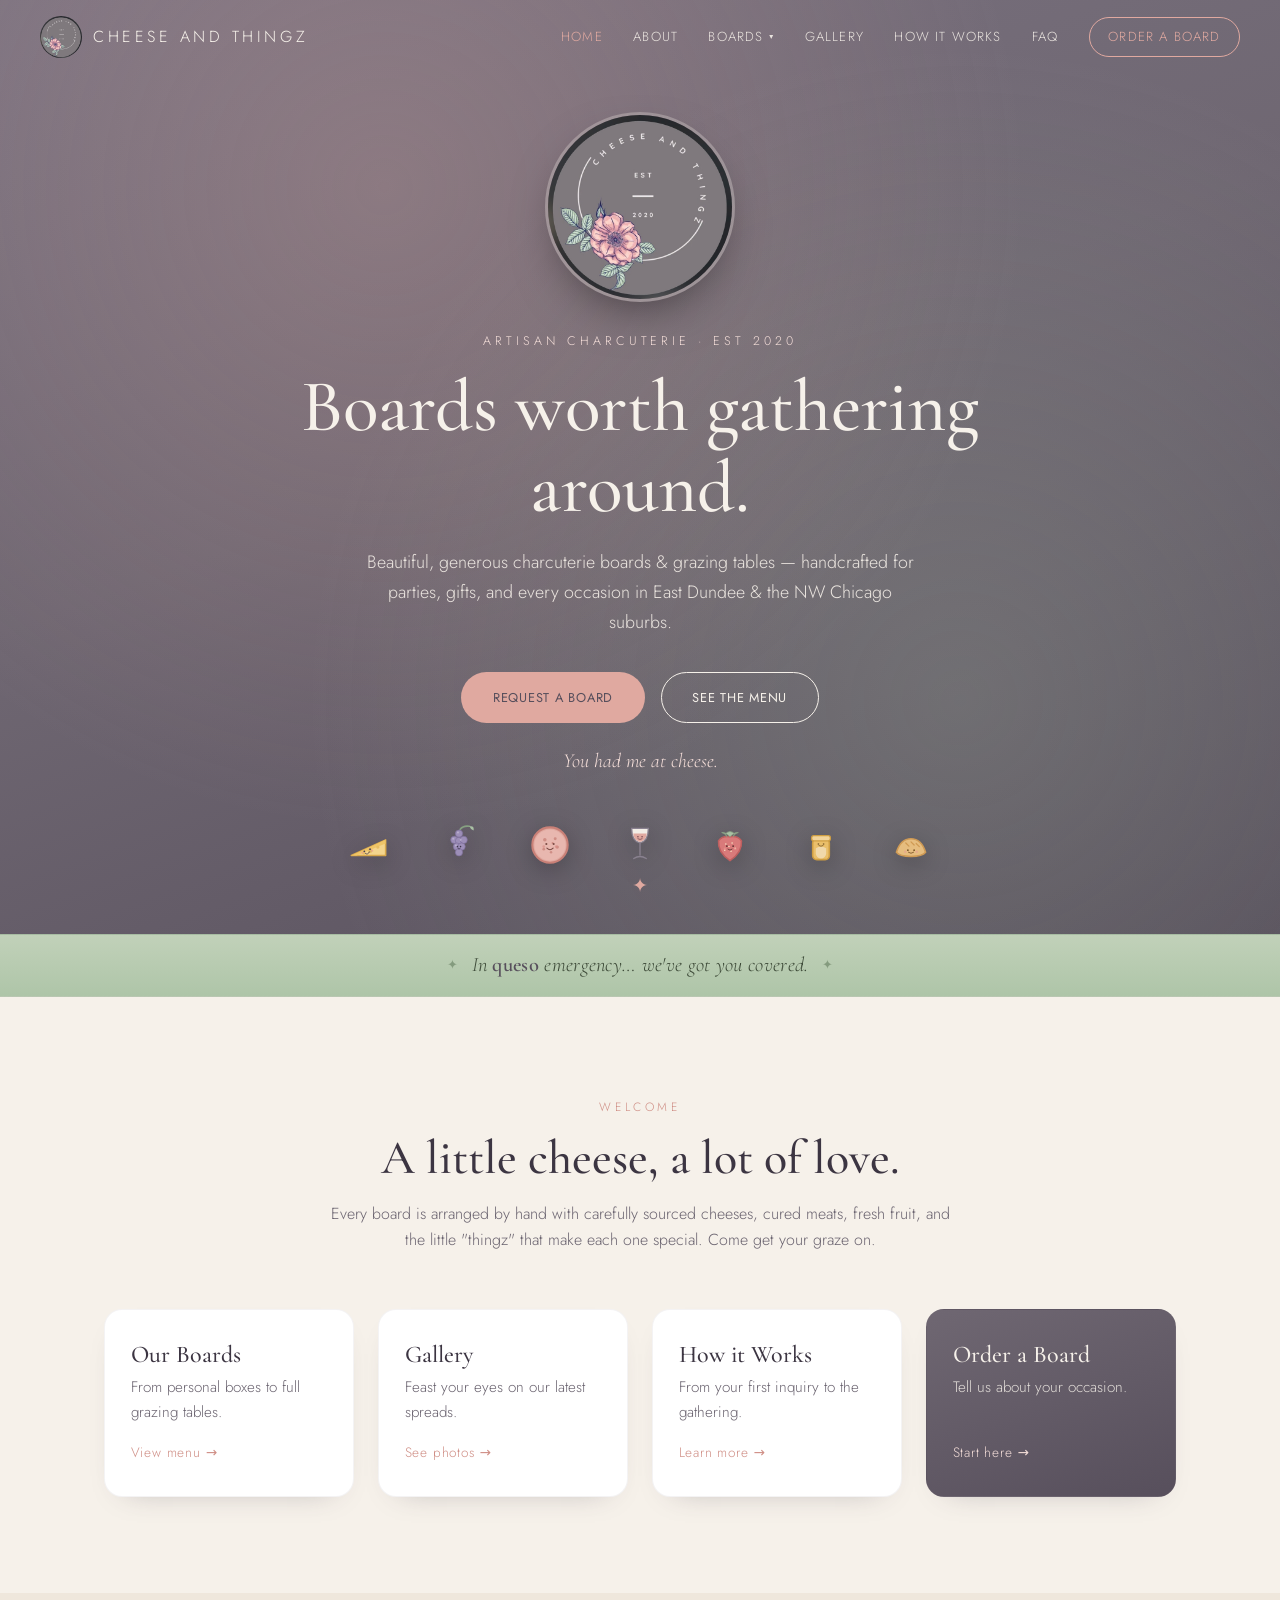
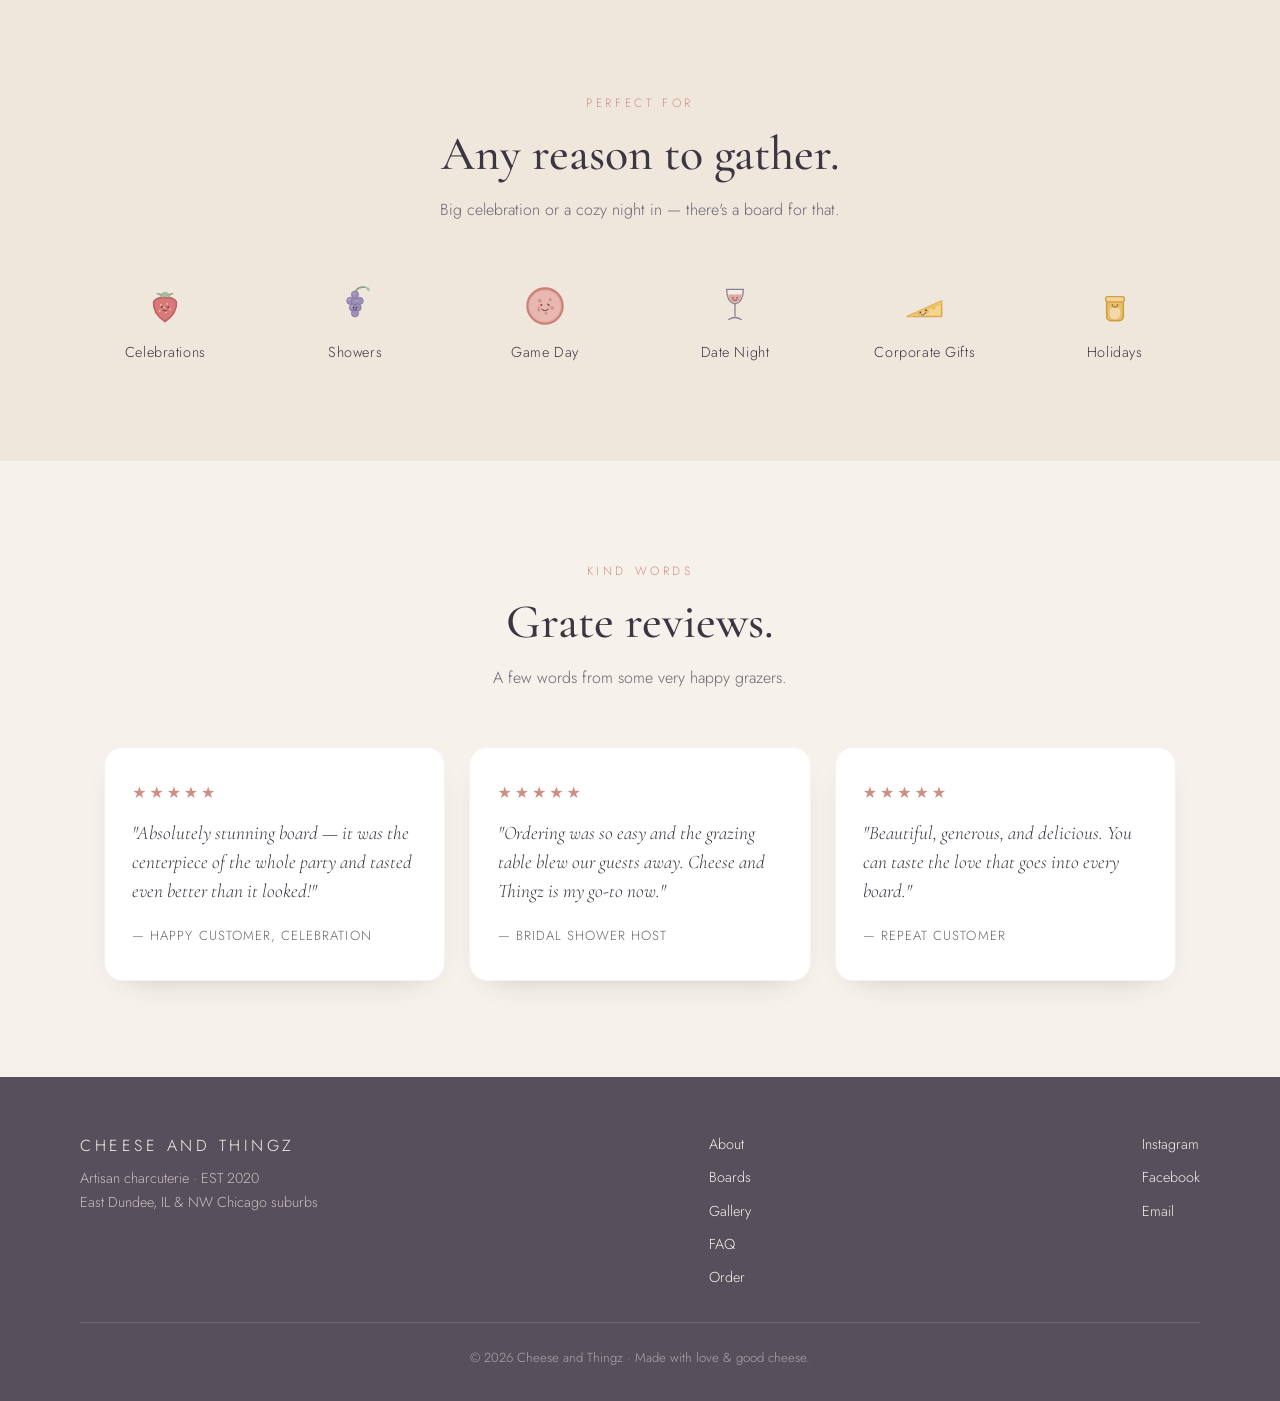
<file: index.html>
<!DOCTYPE html>
<html lang="en">
<head>
  <meta charset="UTF-8" />
  <meta name="viewport" content="width=device-width, initial-scale=1.0" />
  <title>Cheese and Thingz — Artisan Charcuterie Boards</title>
  <meta name="description" content="Cheese and Thingz — beautiful, generous artisan charcuterie boards and grazing tables for parties, gifts, and events in East Dundee, IL. EST 2020." />
  <meta property="og:type" content="website" />
  <meta property="og:title" content="Cheese and Thingz — Artisan Charcuterie Boards" />
  <meta property="og:description" content="Cheese and Thingz — beautiful, generous artisan charcuterie boards and grazing tables for parties, gifts, and events in East Dundee, IL. EST 2020." />
  <meta property="og:image" content="https://R2xB2.github.io/cheese-and-thingz/assets/logo.png" />
  <meta property="og:url" content="https://R2xB2.github.io/cheese-and-thingz/" />
  <meta name="twitter:card" content="summary_large_image" />
  <meta name="twitter:title" content="Cheese and Thingz — Artisan Charcuterie Boards" />
  <meta name="twitter:description" content="Cheese and Thingz — beautiful, generous artisan charcuterie boards and grazing tables for parties, gifts, and events in East Dundee, IL. EST 2020." />
  <meta name="twitter:image" content="https://R2xB2.github.io/cheese-and-thingz/assets/logo.png" />
  <link rel="preconnect" href="https://fonts.googleapis.com" />
  <link rel="preconnect" href="https://fonts.gstatic.com" crossorigin />
  <link href="https://fonts.googleapis.com/css2?family=Cormorant+Garamond:ital,wght@0,400;0,500;0,600;1,400&family=Jost:wght@300;400;500&display=swap" rel="stylesheet" />
  <link rel="stylesheet" href="styles.css" />
  <link rel="icon" href="assets/logo.png" />
</head>
<body>

  <!-- ===== Navigation ===== -->
  <header class="nav" id="nav">
    <a href="index.html" class="nav__brand">
      <img src="assets/logo.png" alt="Cheese and Thingz logo" class="nav__logo" onerror="this.style.display='none'" />
      <span class="nav__name">Cheese and Thingz</span>
    </a>
    <nav class="nav__links">
      <a href="index.html" aria-current="page">Home</a>
      <a href="about.html">About</a>
      <div class="nav__item nav__item--drop">
        <a href="boards.html" class="nav__droptoggle">Boards <span class="nav__caret" aria-hidden="true">▾</span></a>
        <div class="nav__menu">
          <a href="boards.html">All Boards</a>
          <a href="little-thing.html">The Little Thingz</a>
          <a href="classic.html">The Classic Board</a>
          <a href="grazing-board.html">The Grazing Board</a>
          <a href="grazing-table.html">Grazing Table</a>
          <a href="seasonal.html">The Seasonal Board</a>
          <a href="build.html">Build Your Own</a>
        </div>
      </div>
      <a href="gallery.html">Gallery</a>
      <a href="how-it-works.html">How it Works</a>
      <a href="faq.html">FAQ</a>
      <a href="order.html" class="nav__cta">Order a Board</a>
    </nav>
    <button class="nav__toggle" id="navToggle" aria-label="Menu">☰</button>
  </header>

  <!-- ===== Hero ===== -->
  <section class="hero" id="top">
    <div class="hero__inner">
      <img src="assets/logo.png" alt="Cheese and Thingz" class="hero__logo" onerror="this.classList.add('is-missing')" />
      <p class="hero__eyebrow">Artisan Charcuterie · EST 2020</p>
      <h1 class="hero__title">Boards worth gathering around.</h1>
      <p class="hero__sub">Beautiful, generous charcuterie boards &amp; grazing tables — handcrafted for parties, gifts, and every occasion in East Dundee &amp; the NW Chicago suburbs.</p>
      <div class="hero__actions">
        <a href="order.html" class="btn btn--primary">Request a Board</a>
        <a href="boards.html" class="btn btn--ghost">See the Menu</a>
      </div>
      <p class="hero__pun" id="punRotator">You had me at cheese.</p>
    </div>
    <div class="garnish garnish--hero">
      <img src="assets/cheese.svg" alt="cheese" />
      <img src="assets/grapes.svg" alt="grapes" />
      <img src="assets/salami.svg" alt="salami" />
      <img src="assets/wine.svg" alt="wine" />
      <img src="assets/strawberry.svg" alt="strawberry" />
      <img src="assets/honey.svg" alt="honey" />
      <img src="assets/bread.svg" alt="bread" />
    </div>
    <div class="hero__scroll">✦</div>
  </section>

  <!-- ===== Pun bar ===== -->
  <div class="punbar">In <span>queso</span> emergency… we've got you covered.</div>

  <!-- ===== Explore ===== -->
  <section class="section">
    <div class="section__head">
      <span class="kicker">Welcome</span>
      <h2>A little cheese, a lot of love.</h2>
      <p class="section__lead">Every board is arranged by hand with carefully sourced cheeses, cured meats, fresh fruit, and the little "thingz" that make each one special. Come get your graze on.</p>
    </div>
    <div class="explore__grid">
      <a href="boards.html" class="explore__card">
        <h3>Our Boards</h3>
        <p>From personal boxes to full grazing tables.</p>
        <span class="explore__more">View menu →</span>
      </a>
      <a href="gallery.html" class="explore__card">
        <h3>Gallery</h3>
        <p>Feast your eyes on our latest spreads.</p>
        <span class="explore__more">See photos →</span>
      </a>
      <a href="how-it-works.html" class="explore__card">
        <h3>How it Works</h3>
        <p>From your first inquiry to the gathering.</p>
        <span class="explore__more">Learn more →</span>
      </a>
      <a href="order.html" class="explore__card explore__card--cta">
        <h3>Order a Board</h3>
        <p>Tell us about your occasion.</p>
        <span class="explore__more">Start here →</span>
      </a>
    </div>
  </section>

  <!-- ===== Occasions ===== -->
  <section class="section occasions">
    <div class="section__head">
      <span class="kicker">Perfect For</span>
      <h2>Any reason to gather.</h2>
      <p class="section__lead">Big celebration or a cozy night in — there's a board for that.</p>
    </div>
    <div class="occasions__grid">
      <div class="occasion"><img src="assets/strawberry.svg" alt="" /><span>Celebrations</span></div>
      <div class="occasion"><img src="assets/grapes.svg" alt="" /><span>Showers</span></div>
      <div class="occasion"><img src="assets/salami.svg" alt="" /><span>Game Day</span></div>
      <div class="occasion"><img src="assets/wine.svg" alt="" /><span>Date Night</span></div>
      <div class="occasion"><img src="assets/cheese.svg" alt="" /><span>Corporate Gifts</span></div>
      <div class="occasion"><img src="assets/honey.svg" alt="" /><span>Holidays</span></div>
    </div>
  </section>

  <!-- ===== Reviews ===== -->
  <section class="section reviews">
    <div class="section__head">
      <span class="kicker">Kind Words</span>
      <h2>Grate reviews.</h2>
      <p class="section__lead">A few words from some very happy grazers.</p>
    </div>
    <div class="reviews__grid">
      <blockquote class="review">
        <div class="review__stars">★★★★★</div>
        <p>"Absolutely stunning board — it was the centerpiece of the whole party and tasted even better than it looked!"</p>
        <cite>— Happy Customer, Celebration</cite>
      </blockquote>
      <blockquote class="review">
        <div class="review__stars">★★★★★</div>
        <p>"Ordering was so easy and the grazing table blew our guests away. Cheese and Thingz is my go-to now."</p>
        <cite>— Bridal Shower Host</cite>
      </blockquote>
      <blockquote class="review">
        <div class="review__stars">★★★★★</div>
        <p>"Beautiful, generous, and delicious. You can taste the love that goes into every board."</p>
        <cite>— Repeat Customer</cite>
      </blockquote>
    </div>
  </section>

  <!-- ===== Footer ===== -->
  <footer class="footer">
    <div class="footer__inner">
      <div class="footer__brand">
        <span class="nav__name">Cheese and Thingz</span>
        <p>Artisan charcuterie · EST 2020<br />East Dundee, IL &amp; NW Chicago suburbs</p>
      </div>
      <div class="footer__links">
        <a href="about.html">About</a>
        <a href="boards.html">Boards</a>
        <a href="gallery.html">Gallery</a>
        <a href="faq.html">FAQ</a>
        <a href="order.html">Order</a>
      </div>
      <div class="footer__social">
        <a href="https://www.instagram.com/cheeseandthingz" target="_blank" rel="noopener" aria-label="Instagram">Instagram</a>
        <a href="#" aria-label="Facebook">Facebook</a>
        <a href="mailto:hello@cheeseandthingz.com">Email</a>
      </div>
    </div>
    <p class="footer__fine">© <span id="year"></span> Cheese and Thingz · Made with love &amp; good cheese.</p>
  </footer>

  <script src="script.js"></script>
</body>
</html>
</file>
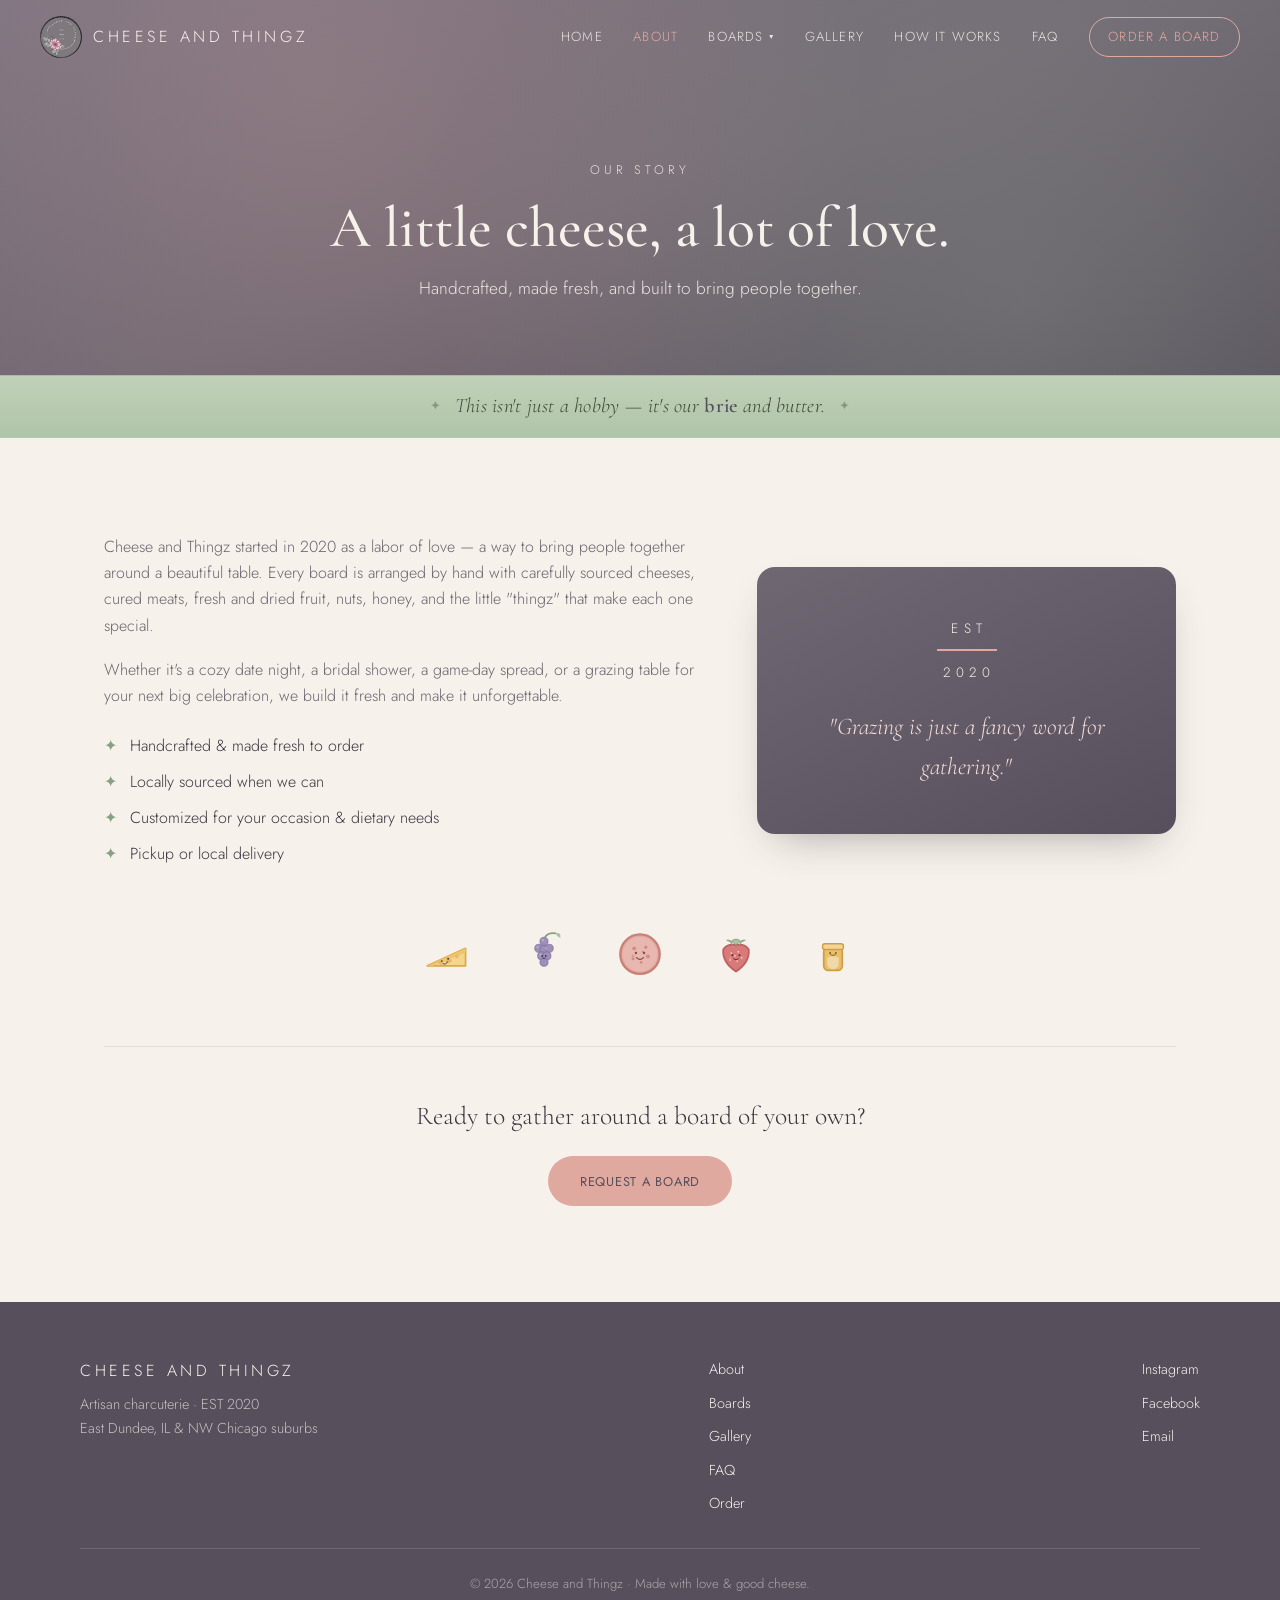
<file: about.html>
<!DOCTYPE html>
<html lang="en">
<head>
  <meta charset="UTF-8" />
  <meta name="viewport" content="width=device-width, initial-scale=1.0" />
  <title>About — Cheese and Thingz</title>
  <meta name="description" content="The story behind Cheese and Thingz — handcrafted artisan charcuterie boards, made fresh with love since 2020." />
  <meta property="og:type" content="website" />
  <meta property="og:title" content="About — Cheese and Thingz" />
  <meta property="og:description" content="The story behind Cheese and Thingz — handcrafted artisan charcuterie boards, made fresh with love since 2020." />
  <meta property="og:image" content="https://R2xB2.github.io/cheese-and-thingz/assets/logo.png" />
  <meta property="og:url" content="https://R2xB2.github.io/cheese-and-thingz/about.html" />
  <meta name="twitter:card" content="summary_large_image" />
  <meta name="twitter:title" content="About — Cheese and Thingz" />
  <meta name="twitter:description" content="The story behind Cheese and Thingz — handcrafted artisan charcuterie boards, made fresh with love since 2020." />
  <meta name="twitter:image" content="https://R2xB2.github.io/cheese-and-thingz/assets/logo.png" />
  <link rel="preconnect" href="https://fonts.googleapis.com" />
  <link rel="preconnect" href="https://fonts.gstatic.com" crossorigin />
  <link href="https://fonts.googleapis.com/css2?family=Cormorant+Garamond:ital,wght@0,400;0,500;0,600;1,400&family=Jost:wght@300;400;500&display=swap" rel="stylesheet" />
  <link rel="stylesheet" href="styles.css" />
  <link rel="icon" href="assets/logo.png" />
</head>
<body>

  <header class="nav" id="nav">
    <a href="index.html" class="nav__brand">
      <img src="assets/logo.png" alt="Cheese and Thingz logo" class="nav__logo" onerror="this.style.display='none'" />
      <span class="nav__name">Cheese and Thingz</span>
    </a>
    <nav class="nav__links">
      <a href="index.html">Home</a>
      <a href="about.html" aria-current="page">About</a>
      <div class="nav__item nav__item--drop">
        <a href="boards.html" class="nav__droptoggle">Boards <span class="nav__caret" aria-hidden="true">▾</span></a>
        <div class="nav__menu">
          <a href="boards.html">All Boards</a>
          <a href="little-thing.html">The Little Thingz</a>
          <a href="classic.html">The Classic Board</a>
          <a href="grazing-board.html">The Grazing Board</a>
          <a href="grazing-table.html">Grazing Table</a>
          <a href="seasonal.html">The Seasonal Board</a>
          <a href="build.html">Build Your Own</a>
        </div>
      </div>
      <a href="gallery.html">Gallery</a>
      <a href="how-it-works.html">How it Works</a>
      <a href="faq.html">FAQ</a>
      <a href="order.html" class="nav__cta">Order a Board</a>
    </nav>
    <button class="nav__toggle" id="navToggle" aria-label="Menu">☰</button>
  </header>

  <section class="pagehero">
    <div class="pagehero__inner">
      <p class="hero__eyebrow">Our Story</p>
      <h1>A little cheese, a lot of love.</h1>
      <p class="pagehero__sub">Handcrafted, made fresh, and built to bring people together.</p>
    </div>
  </section>

  <div class="punbar">This isn't just a hobby — it's our <span>brie</span> and butter.</div>

  <section class="section">
    <div class="about__grid">
      <div class="about__text">
        <p>Cheese and Thingz started in 2020 as a labor of love — a way to bring people together around a beautiful table. Every board is arranged by hand with carefully sourced cheeses, cured meats, fresh and dried fruit, nuts, honey, and the little "thingz" that make each one special.</p>
        <p>Whether it's a cozy date night, a bridal shower, a game-day spread, or a grazing table for your next big celebration, we build it fresh and make it unforgettable.</p>
        <ul class="about__points">
          <li>Handcrafted &amp; made fresh to order</li>
          <li>Locally sourced when we can</li>
          <li>Customized for your occasion &amp; dietary needs</li>
          <li>Pickup or local delivery</li>
        </ul>
      </div>
      <div class="about__card">
        <div class="about__badge">
          <span class="about__badge-est">EST</span>
          <span class="about__badge-line"></span>
          <span class="about__badge-year">2020</span>
        </div>
        <p class="about__quote">"Grazing is just a fancy word for gathering."</p>
      </div>
    </div>
    <div class="garnish" style="margin-top:3.5rem;">
      <img src="assets/cheese.svg" alt="cheese" />
      <img src="assets/grapes.svg" alt="grapes" />
      <img src="assets/salami.svg" alt="salami" />
      <img src="assets/strawberry.svg" alt="strawberry" />
      <img src="assets/honey.svg" alt="honey" />
    </div>

    <div class="cta-band">
      <p>Ready to gather around a board of your own?</p>
      <a href="order.html" class="btn btn--primary">Request a Board</a>
    </div>
  </section>

  <footer class="footer">
    <div class="footer__inner">
      <div class="footer__brand">
        <span class="nav__name">Cheese and Thingz</span>
        <p>Artisan charcuterie · EST 2020<br />East Dundee, IL &amp; NW Chicago suburbs</p>
      </div>
      <div class="footer__links">
        <a href="about.html">About</a>
        <a href="boards.html">Boards</a>
        <a href="gallery.html">Gallery</a>
        <a href="faq.html">FAQ</a>
        <a href="order.html">Order</a>
      </div>
      <div class="footer__social">
        <a href="https://www.instagram.com/cheeseandthingz" target="_blank" rel="noopener" aria-label="Instagram">Instagram</a>
        <a href="#" aria-label="Facebook">Facebook</a>
        <a href="mailto:hello@cheeseandthingz.com">Email</a>
      </div>
    </div>
    <p class="footer__fine">© <span id="year"></span> Cheese and Thingz · Made with love &amp; good cheese.</p>
  </footer>

  <script src="script.js"></script>
</body>
</html>
</file>
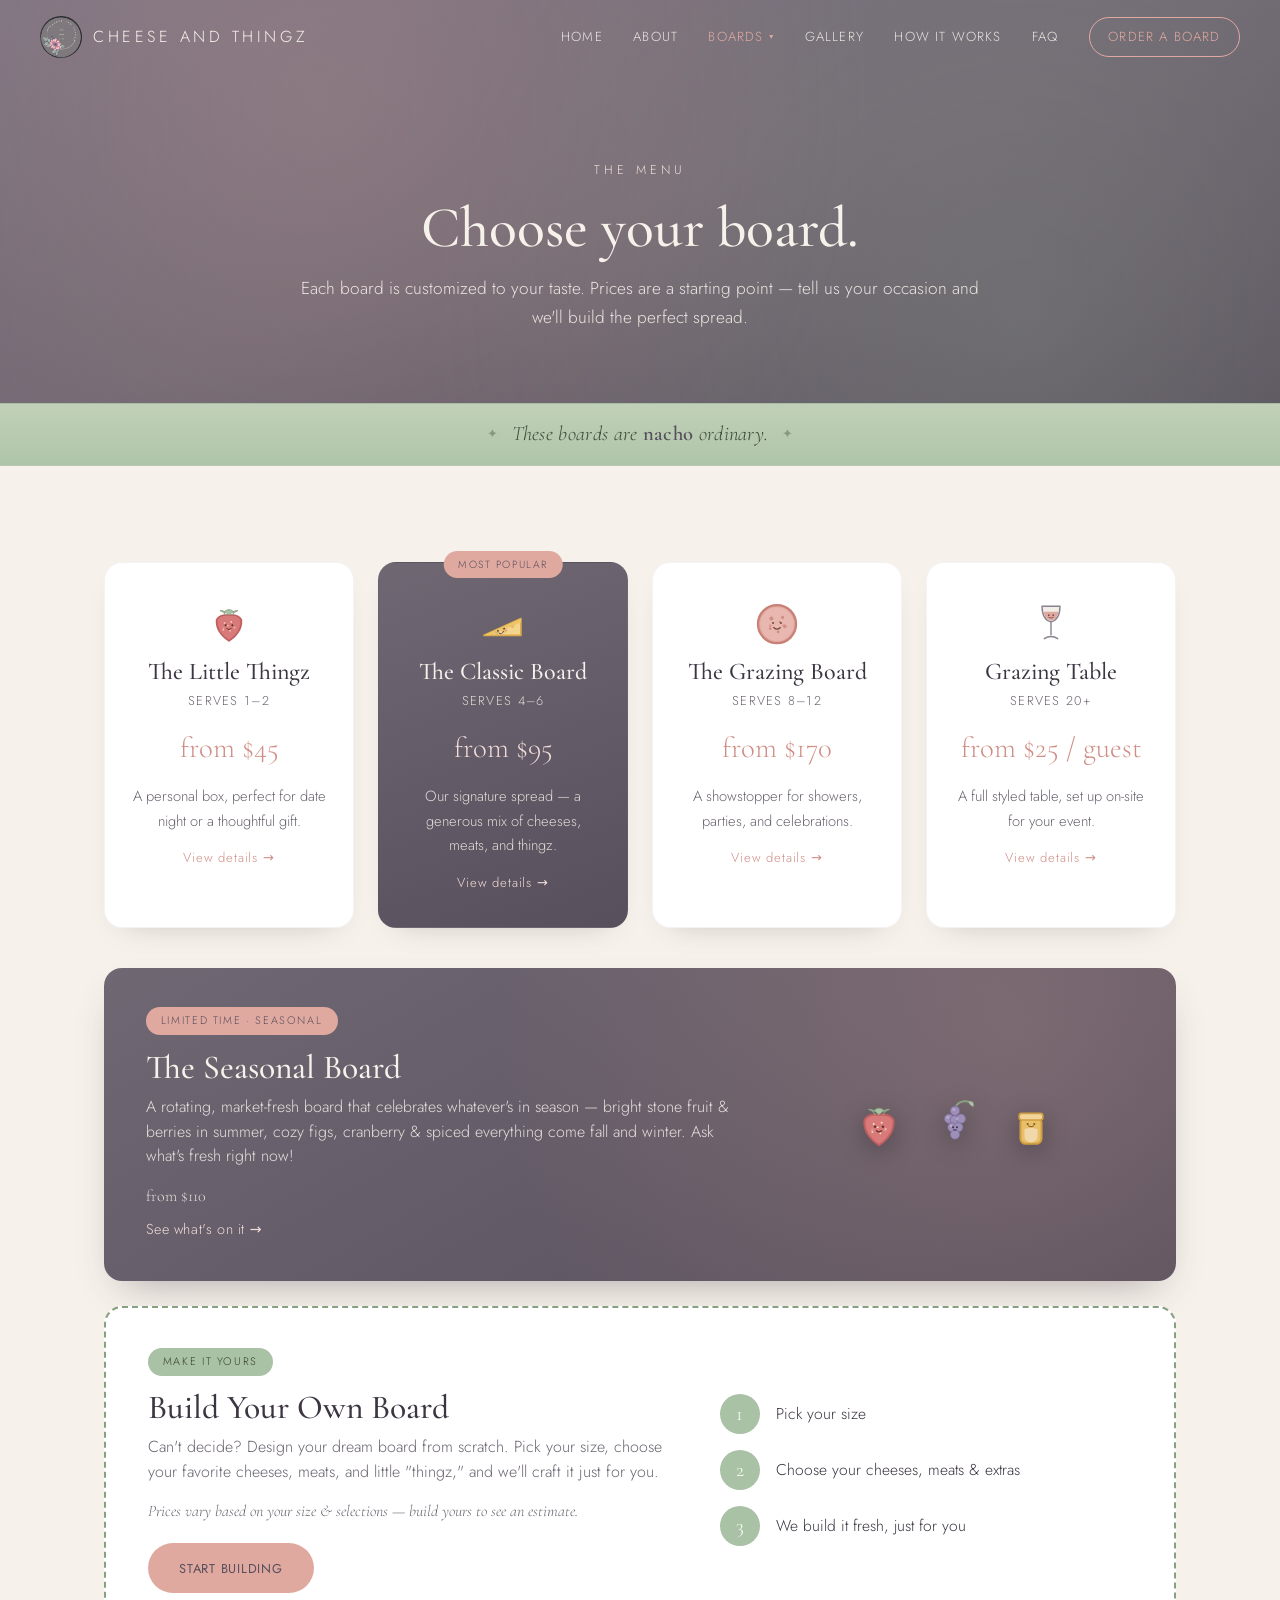
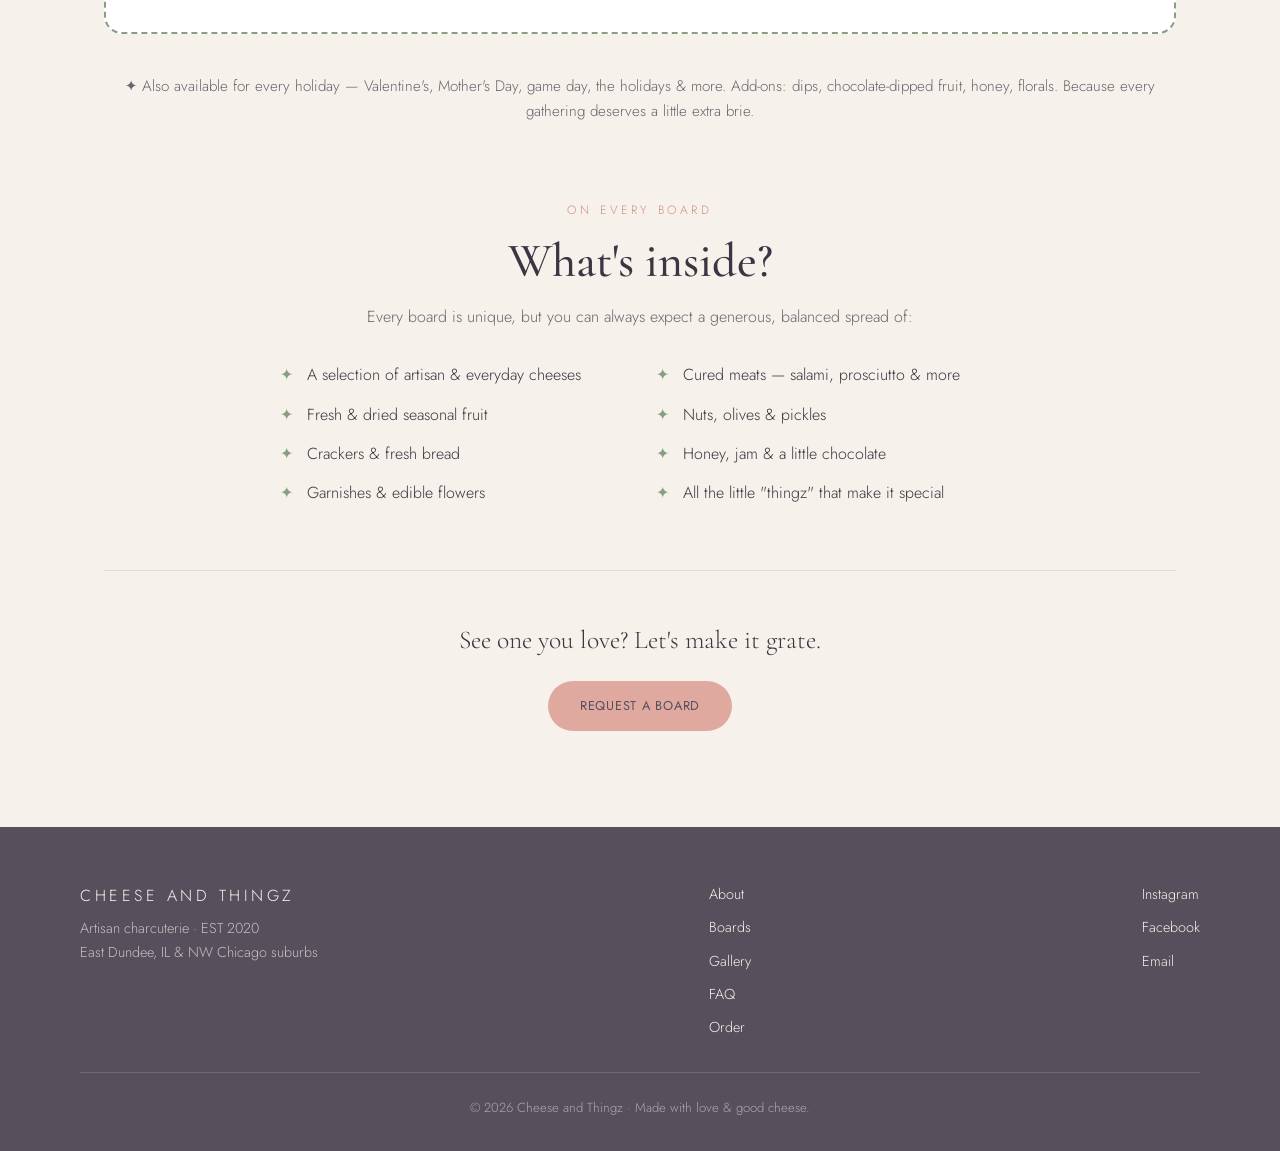
<file: boards.html>
<!DOCTYPE html>
<html lang="en">
<head>
  <meta charset="UTF-8" />
  <meta name="viewport" content="width=device-width, initial-scale=1.0" />
  <title>Boards — Cheese and Thingz</title>
  <meta name="description" content="Our charcuterie board menu — from personal boxes to grazing tables, each customized to your occasion. Cheese and Thingz, East Dundee, IL." />
  <meta property="og:type" content="website" />
  <meta property="og:title" content="Boards — Cheese and Thingz" />
  <meta property="og:description" content="Our charcuterie board menu — from personal boxes to grazing tables, each customized to your occasion. Cheese and Thingz, East Dundee, IL." />
  <meta property="og:image" content="https://R2xB2.github.io/cheese-and-thingz/assets/logo.png" />
  <meta property="og:url" content="https://R2xB2.github.io/cheese-and-thingz/boards.html" />
  <meta name="twitter:card" content="summary_large_image" />
  <meta name="twitter:title" content="Boards — Cheese and Thingz" />
  <meta name="twitter:description" content="Our charcuterie board menu — from personal boxes to grazing tables, each customized to your occasion. Cheese and Thingz, East Dundee, IL." />
  <meta name="twitter:image" content="https://R2xB2.github.io/cheese-and-thingz/assets/logo.png" />
  <link rel="preconnect" href="https://fonts.googleapis.com" />
  <link rel="preconnect" href="https://fonts.gstatic.com" crossorigin />
  <link href="https://fonts.googleapis.com/css2?family=Cormorant+Garamond:ital,wght@0,400;0,500;0,600;1,400&family=Jost:wght@300;400;500&display=swap" rel="stylesheet" />
  <link rel="stylesheet" href="styles.css" />
  <link rel="icon" href="assets/logo.png" />
</head>
<body>

  <header class="nav" id="nav">
    <a href="index.html" class="nav__brand">
      <img src="assets/logo.png" alt="Cheese and Thingz logo" class="nav__logo" onerror="this.style.display='none'" />
      <span class="nav__name">Cheese and Thingz</span>
    </a>
    <nav class="nav__links">
      <a href="index.html">Home</a>
      <a href="about.html">About</a>
      <div class="nav__item nav__item--drop">
        <a href="boards.html" class="nav__droptoggle" aria-current="page">Boards <span class="nav__caret" aria-hidden="true">▾</span></a>
        <div class="nav__menu">
          <a href="boards.html" aria-current="page">All Boards</a>
          <a href="little-thing.html">The Little Thingz</a>
          <a href="classic.html">The Classic Board</a>
          <a href="grazing-board.html">The Grazing Board</a>
          <a href="grazing-table.html">Grazing Table</a>
          <a href="seasonal.html">The Seasonal Board</a>
          <a href="build.html">Build Your Own</a>
        </div>
      </div>
      <a href="gallery.html">Gallery</a>
      <a href="how-it-works.html">How it Works</a>
      <a href="faq.html">FAQ</a>
      <a href="order.html" class="nav__cta">Order a Board</a>
    </nav>
    <button class="nav__toggle" id="navToggle" aria-label="Menu">☰</button>
  </header>

  <section class="pagehero">
    <div class="pagehero__inner">
      <p class="hero__eyebrow">The Menu</p>
      <h1>Choose your board.</h1>
      <p class="pagehero__sub">Each board is customized to your taste. Prices are a starting point — tell us your occasion and we'll build the perfect spread.</p>
    </div>
  </section>

  <div class="punbar">These boards are <span>nacho</span> ordinary.</div>

  <section class="section">
    <div class="menu__grid">
      <article class="card">
        <img class="card__icon" src="assets/strawberry.svg" alt="" />
        <h3>The Little Thingz</h3>
        <p class="card__serves">Serves 1–2</p>
        <p class="card__price">from $45</p>
        <p class="card__desc">A personal box, perfect for date night or a thoughtful gift.</p>
        <a class="card__link" href="little-thing.html">View details →</a>
      </article>
      <article class="card card--feature">
        <span class="card__tag">Most Popular</span>
        <img class="card__icon" src="assets/cheese.svg" alt="" />
        <h3>The Classic Board</h3>
        <p class="card__serves">Serves 4–6</p>
        <p class="card__price">from $95</p>
        <p class="card__desc">Our signature spread — a generous mix of cheeses, meats, and thingz.</p>
        <a class="card__link" href="classic.html">View details →</a>
      </article>
      <article class="card">
        <img class="card__icon" src="assets/salami.svg" alt="" />
        <h3>The Grazing Board</h3>
        <p class="card__serves">Serves 8–12</p>
        <p class="card__price">from $170</p>
        <p class="card__desc">A showstopper for showers, parties, and celebrations.</p>
        <a class="card__link" href="grazing-board.html">View details →</a>
      </article>
      <article class="card">
        <img class="card__icon" src="assets/wine.svg" alt="" />
        <h3>Grazing Table</h3>
        <p class="card__serves">Serves 20+</p>
        <p class="card__price">from $25 / guest</p>
        <p class="card__desc">A full styled table, set up on-site for your event.</p>
        <a class="card__link" href="grazing-table.html">View details →</a>
      </article>
    </div>

    <!-- Seasonal feature board -->
    <div class="seasonal">
      <div class="seasonal__text">
        <span class="seasonal__tag">Limited Time · Seasonal</span>
        <h3>The Seasonal Board</h3>
        <p>A rotating, market-fresh board that celebrates whatever's in season — bright stone fruit &amp; berries in summer, cozy figs, cranberry &amp; spiced everything come fall and winter. Ask what's fresh right now!</p>
        <p class="seasonal__price">from $110</p>
        <a class="seasonal__link" href="seasonal.html">See what's on it →</a>
      </div>
      <div class="seasonal__art">
        <img src="assets/strawberry.svg" alt="" />
        <img src="assets/grapes.svg" alt="" />
        <img src="assets/honey.svg" alt="" />
      </div>
    </div>

    <!-- Build your own board -->
    <div class="byo">
      <div class="byo__text">
        <span class="byo__tag">Make it yours</span>
        <h3>Build Your Own Board</h3>
        <p>Can't decide? Design your dream board from scratch. Pick your size, choose your favorite cheeses, meats, and little "thingz," and we'll craft it just for you.</p>
        <p class="byo__price">Prices vary based on your size &amp; selections — build yours to see an estimate.</p>
        <a href="build.html" class="btn btn--primary">Start Building</a>
      </div>
      <div class="byo__steps">
        <div class="byo__step"><span>1</span><p>Pick your size</p></div>
        <div class="byo__step"><span>2</span><p>Choose your cheeses, meats &amp; extras</p></div>
        <div class="byo__step"><span>3</span><p>We build it fresh, just for you</p></div>
      </div>
    </div>

    <p class="menu__note">✦ Also available for every holiday — Valentine's, Mother's Day, game day, the holidays &amp; more. Add-ons: dips, chocolate-dipped fruit, honey, florals. Because every gathering deserves a little extra brie.</p>

    <div class="whatson" style="margin-top:4.5rem;">
      <div class="section__head" style="margin-bottom:2rem;">
        <span class="kicker">On Every Board</span>
        <h2>What's inside?</h2>
        <p class="section__lead">Every board is unique, but you can always expect a generous, balanced spread of:</p>
      </div>
      <ul class="whatson__list">
        <li>A selection of artisan &amp; everyday cheeses</li>
        <li>Cured meats — salami, prosciutto &amp; more</li>
        <li>Fresh &amp; dried seasonal fruit</li>
        <li>Nuts, olives &amp; pickles</li>
        <li>Crackers &amp; fresh bread</li>
        <li>Honey, jam &amp; a little chocolate</li>
        <li>Garnishes &amp; edible flowers</li>
        <li>All the little "thingz" that make it special</li>
      </ul>
    </div>

    <div class="cta-band">
      <p>See one you love? Let's make it grate.</p>
      <a href="order.html" class="btn btn--primary">Request a Board</a>
    </div>
  </section>

  <footer class="footer">
    <div class="footer__inner">
      <div class="footer__brand">
        <span class="nav__name">Cheese and Thingz</span>
        <p>Artisan charcuterie · EST 2020<br />East Dundee, IL &amp; NW Chicago suburbs</p>
      </div>
      <div class="footer__links">
        <a href="about.html">About</a>
        <a href="boards.html">Boards</a>
        <a href="gallery.html">Gallery</a>
        <a href="faq.html">FAQ</a>
        <a href="order.html">Order</a>
      </div>
      <div class="footer__social">
        <a href="https://www.instagram.com/cheeseandthingz" target="_blank" rel="noopener" aria-label="Instagram">Instagram</a>
        <a href="#" aria-label="Facebook">Facebook</a>
        <a href="mailto:hello@cheeseandthingz.com">Email</a>
      </div>
    </div>
    <p class="footer__fine">© <span id="year"></span> Cheese and Thingz · Made with love &amp; good cheese.</p>
  </footer>

  <script src="script.js"></script>
</body>
</html>
</file>
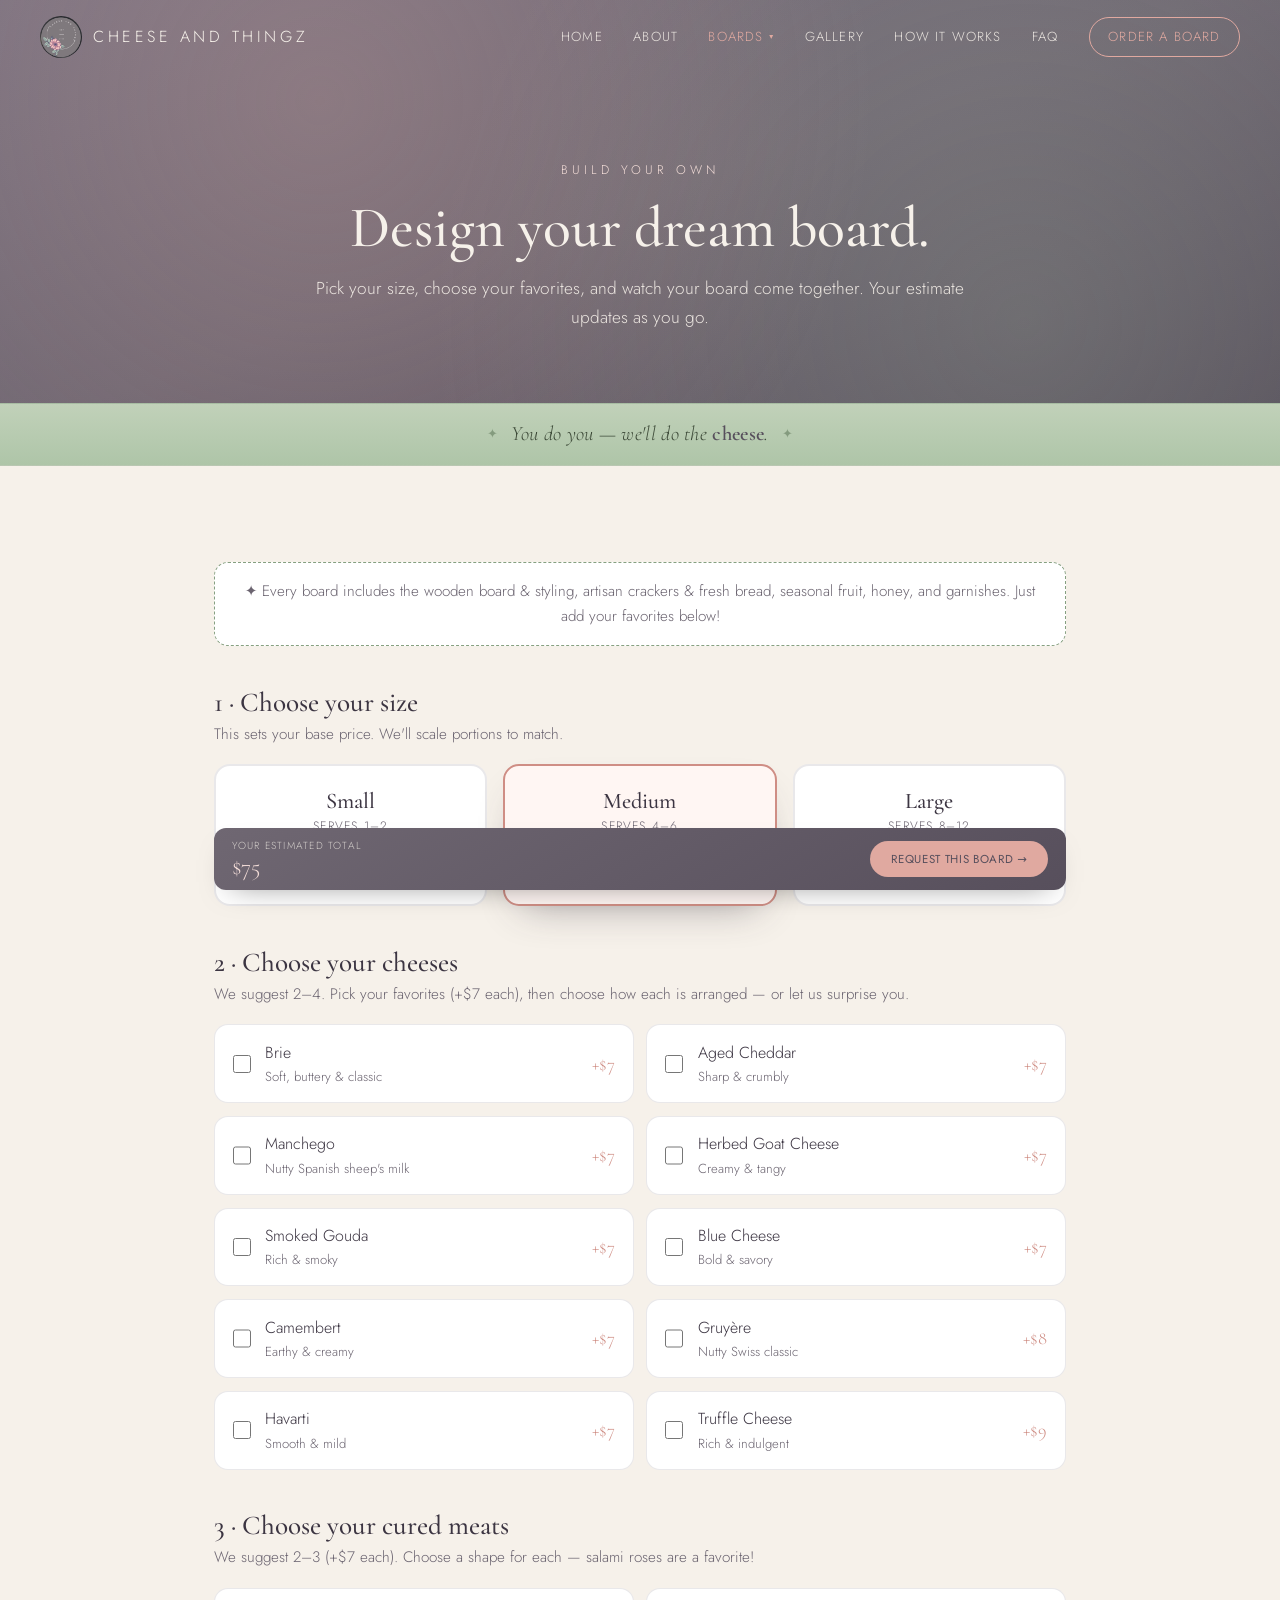
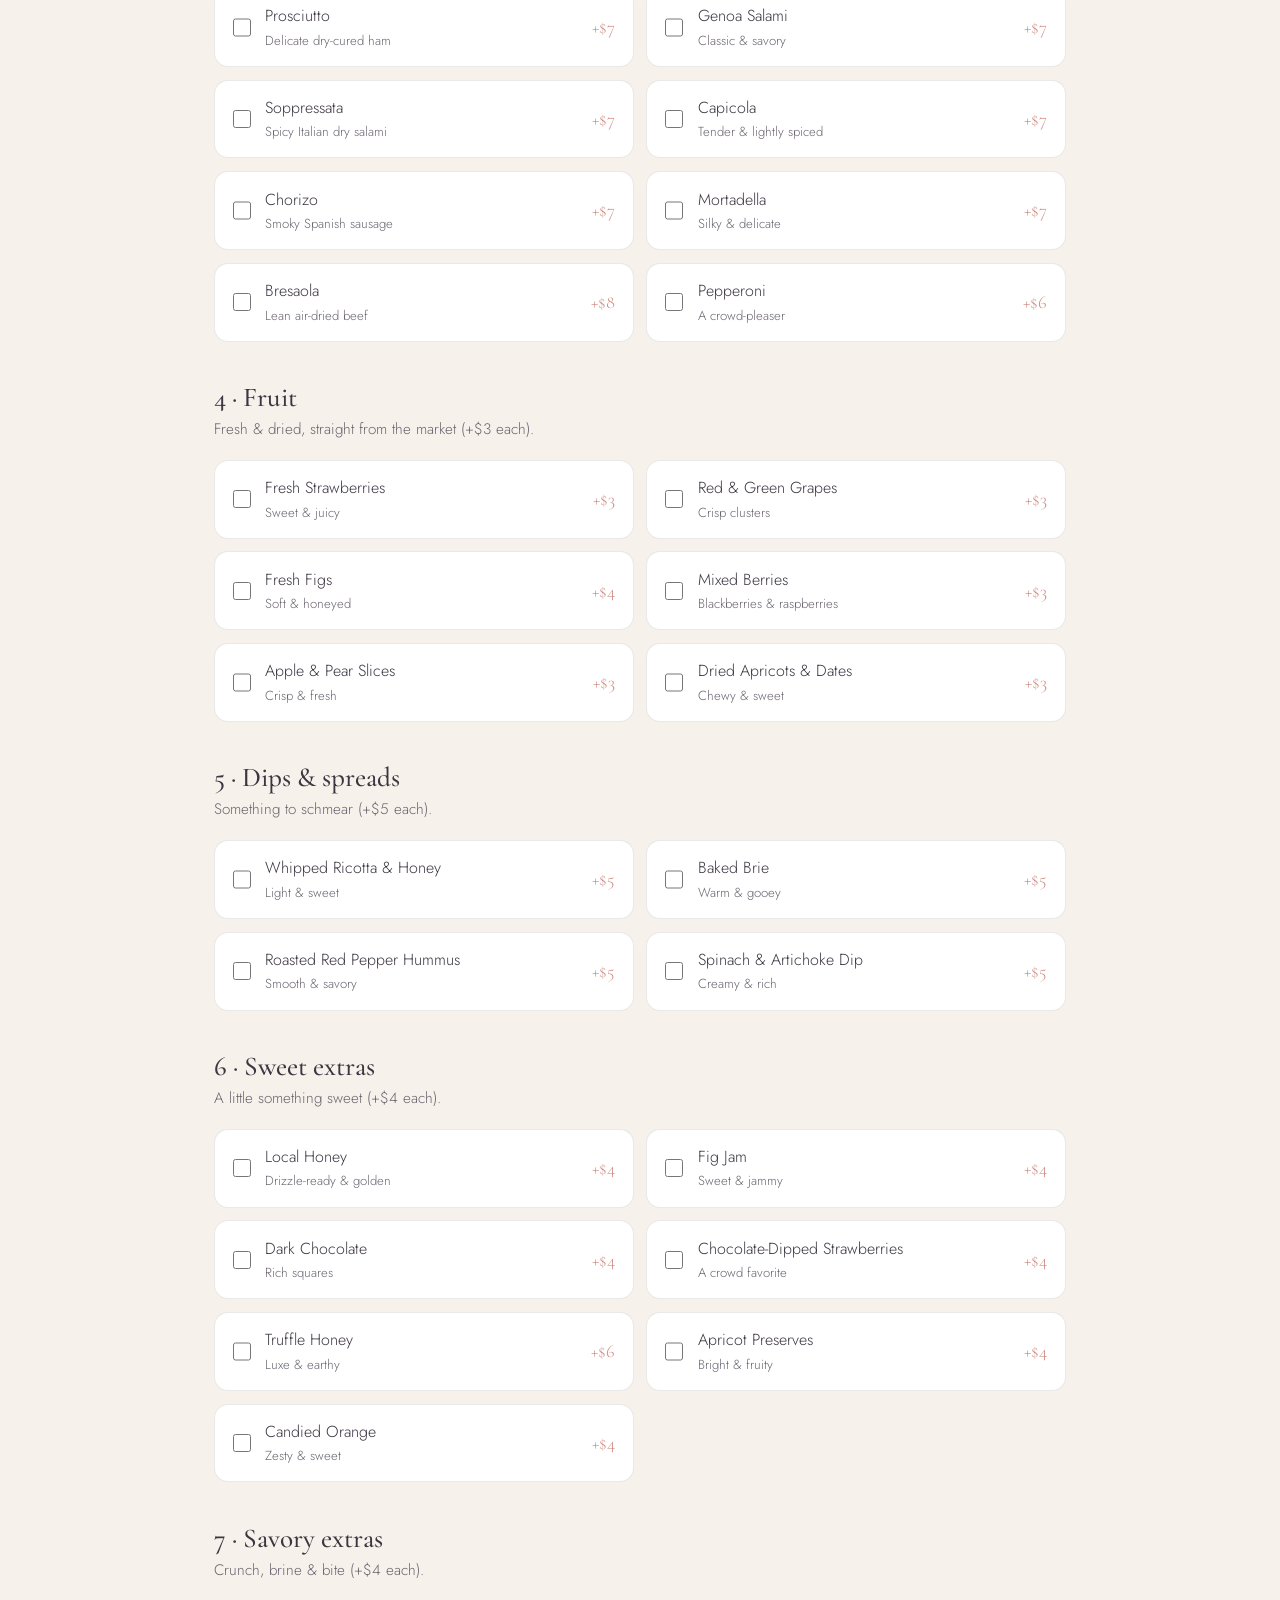
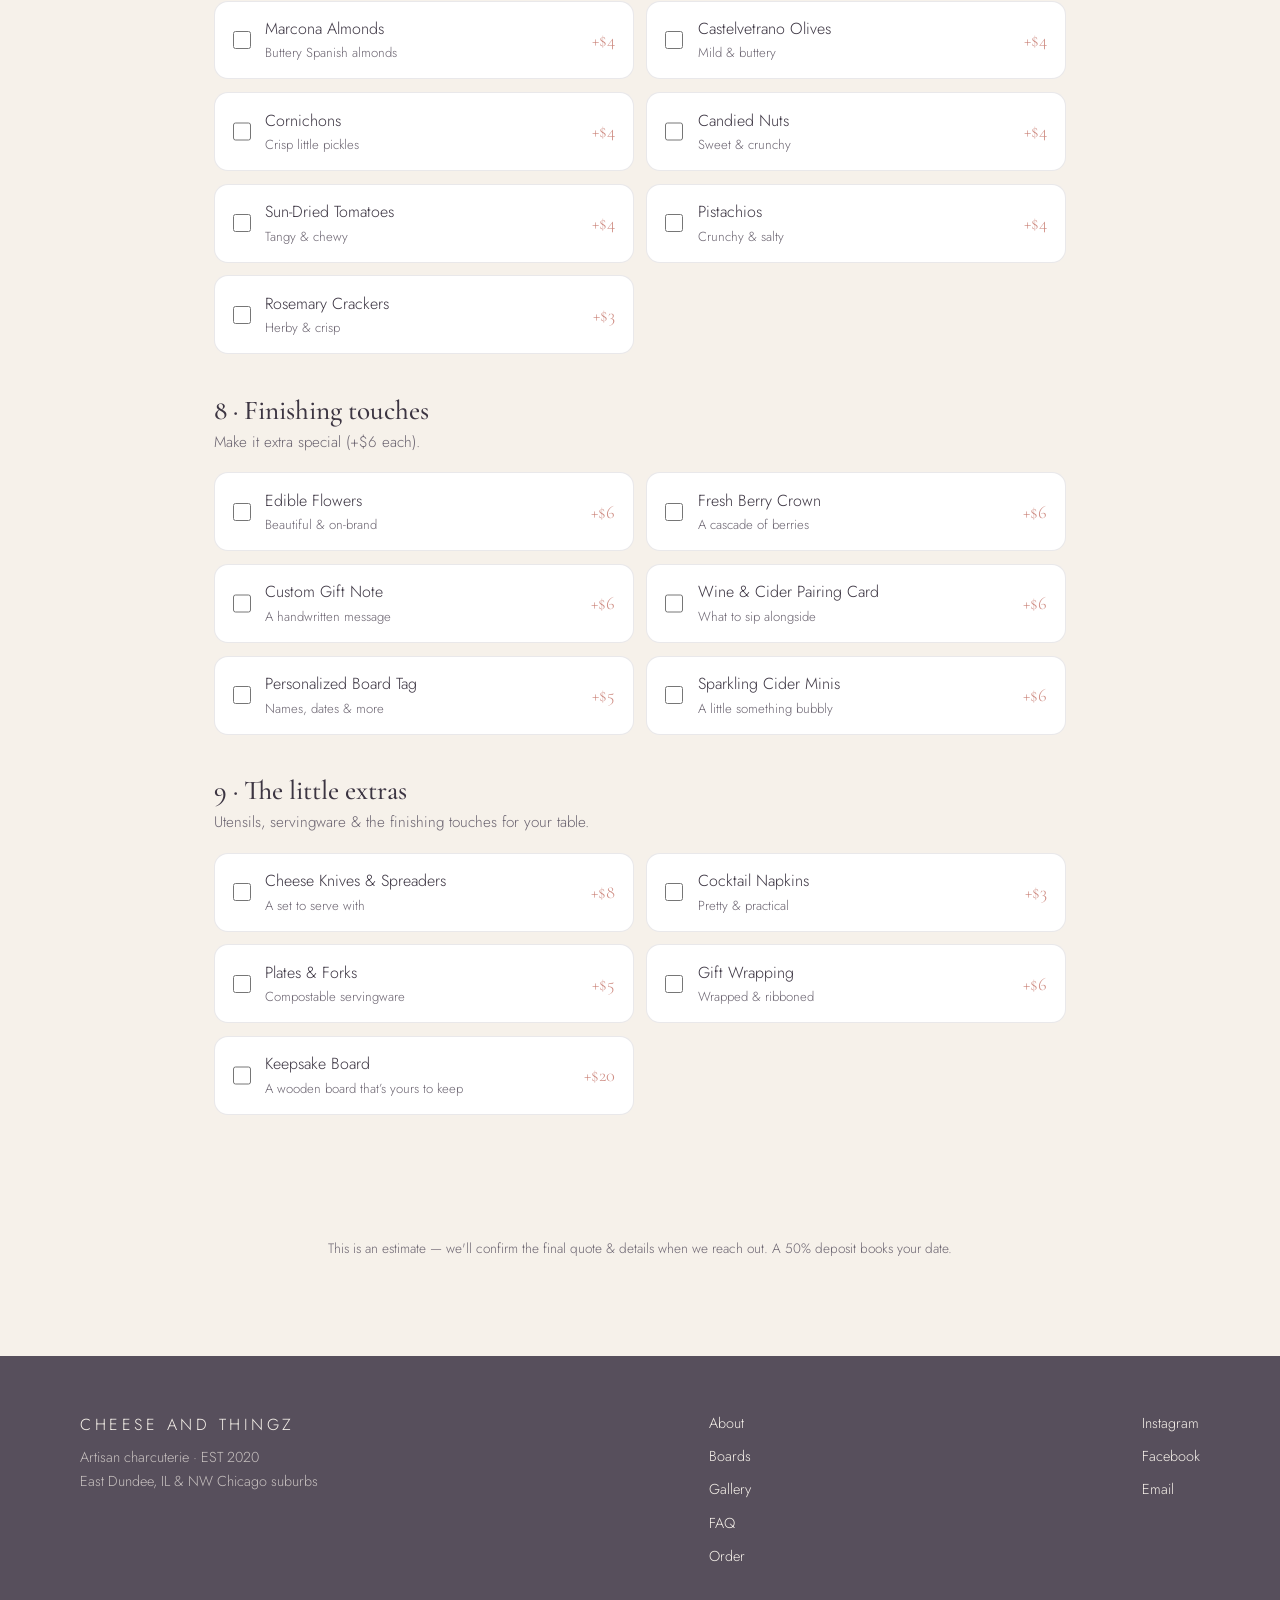
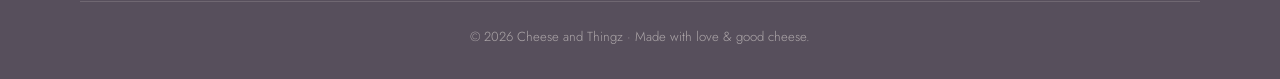
<file: build.html>
<!DOCTYPE html>
<html lang="en">
<head>
  <meta charset="UTF-8" />
  <meta name="viewport" content="width=device-width, initial-scale=1.0" />
  <title>Build Your Own Board — Cheese and Thingz</title>
  <meta name="description" content="Design your own custom charcuterie board — pick your size, choose your cheeses, meats, and extras, and see your price update live. Cheese and Thingz, East Dundee, IL." />
  <meta property="og:type" content="website" />
  <meta property="og:title" content="Build Your Own Board — Cheese and Thingz" />
  <meta property="og:description" content="Design your own custom charcuterie board — pick your size, choose ingredients, and see your price update live." />
  <meta property="og:image" content="https://R2xB2.github.io/cheese-and-thingz/assets/logo.png" />
  <meta property="og:url" content="https://R2xB2.github.io/cheese-and-thingz/build.html" />
  <meta name="twitter:card" content="summary_large_image" />
  <meta name="twitter:title" content="Build Your Own Board — Cheese and Thingz" />
  <meta name="twitter:description" content="Design your own custom charcuterie board and see your price update live." />
  <meta name="twitter:image" content="https://R2xB2.github.io/cheese-and-thingz/assets/logo.png" />
  <link rel="preconnect" href="https://fonts.googleapis.com" />
  <link rel="preconnect" href="https://fonts.gstatic.com" crossorigin />
  <link href="https://fonts.googleapis.com/css2?family=Cormorant+Garamond:ital,wght@0,400;0,500;0,600;1,400&family=Jost:wght@300;400;500&display=swap" rel="stylesheet" />
  <link rel="stylesheet" href="styles.css" />
  <link rel="icon" href="assets/logo.png" />
</head>
<body>

  <header class="nav" id="nav">
    <a href="index.html" class="nav__brand">
      <img src="assets/logo.png" alt="Cheese and Thingz logo" class="nav__logo" onerror="this.style.display='none'" />
      <span class="nav__name">Cheese and Thingz</span>
    </a>
    <nav class="nav__links">
      <a href="index.html">Home</a>
      <a href="about.html">About</a>
      <div class="nav__item nav__item--drop">
        <a href="boards.html" class="nav__droptoggle" aria-current="page">Boards <span class="nav__caret" aria-hidden="true">▾</span></a>
        <div class="nav__menu">
          <a href="boards.html">All Boards</a>
          <a href="little-thing.html">The Little Thingz</a>
          <a href="classic.html">The Classic Board</a>
          <a href="grazing-board.html">The Grazing Board</a>
          <a href="grazing-table.html">Grazing Table</a>
          <a href="seasonal.html">The Seasonal Board</a>
          <a href="build.html" aria-current="page">Build Your Own</a>
        </div>
      </div>
      <a href="gallery.html">Gallery</a>
      <a href="how-it-works.html">How it Works</a>
      <a href="faq.html">FAQ</a>
      <a href="order.html" class="nav__cta">Order a Board</a>
    </nav>
    <button class="nav__toggle" id="navToggle" aria-label="Menu">☰</button>
  </header>

  <section class="pagehero">
    <div class="pagehero__inner">
      <p class="hero__eyebrow">Build Your Own</p>
      <h1>Design your dream board.</h1>
      <p class="pagehero__sub">Pick your size, choose your favorites, and watch your board come together. Your estimate updates as you go.</p>
    </div>
  </section>

  <div class="punbar">You do you — we'll do the <span>cheese</span>.</div>

  <section class="section builder" id="builder">

    <!-- Base included note -->
    <p class="builder__included">✦ Every board includes the wooden board &amp; styling, artisan crackers &amp; fresh bread, seasonal fruit, honey, and garnishes. Just add your favorites below!</p>

    <!-- Step 1: Size -->
    <div class="builder__step">
      <h2>1 · Choose your size</h2>
      <p class="builder__hint">This sets your base price. We'll scale portions to match.</p>
      <div class="size-grid">
        <label class="size">
          <input type="radio" name="size" data-price="38" data-label="Small board (serves 1–2)" />
          <span class="size__card"><h3>Small</h3><span class="serves">Serves 1–2</span><span class="base">$38</span></span>
        </label>
        <label class="size">
          <input type="radio" name="size" data-price="75" data-label="Medium board (serves 4–6)" checked />
          <span class="size__card"><h3>Medium</h3><span class="serves">Serves 4–6</span><span class="base">$75</span></span>
        </label>
        <label class="size">
          <input type="radio" name="size" data-price="140" data-label="Large board (serves 8–12)" />
          <span class="size__card"><h3>Large</h3><span class="serves">Serves 8–12</span><span class="base">$140</span></span>
        </label>
      </div>
    </div>

    <!-- Step 2: Cheeses -->
    <div class="builder__step">
      <h2>2 · Choose your cheeses</h2>
      <p class="builder__hint">We suggest 2–4. Pick your favorites (+$7 each), then choose how each is arranged — or let us surprise you.</p>
      <div class="opt-grid">
        <div class="opt-wrap">
        <label class="opt"><input type="checkbox" data-price="7" data-label="Brie" /><span class="opt__body"><span class="opt__name">Brie</span><span class="opt__desc">Soft, buttery &amp; classic</span></span><span class="opt__price">+$7</span></label>
          <div class="opt__shape"><span class="opt__shape-label">Shape</span><div class="shape-chips" role="radiogroup" aria-label="Brie shape"><label class="chip"><input type="radio" name="shape-1" value="Cubed" /><img src="assets/shape-cubed.svg" alt="" /><span>Cubed</span></label><label class="chip"><input type="radio" name="shape-1" value="Sliced" /><img src="assets/shape-sliced.svg" alt="" /><span>Sliced</span></label><label class="chip"><input type="radio" name="shape-1" value="Crumbled" /><img src="assets/shape-crumbled.svg" alt="" /><span>Crumbled</span></label><label class="chip"><input type="radio" name="shape-1" value="Wedges" /><img src="assets/shape-wedges.svg" alt="" /><span>Wedges</span></label><label class="chip"><input type="radio" name="shape-1" value="Fanned" /><img src="assets/shape-fanned.svg" alt="" /><span>Fanned</span></label><label class="chip"><input type="radio" name="shape-1" value="Let us decide" checked /><img src="assets/shape-decide.svg" alt="" /><span>Let us decide</span></label></div></div>
        </div>
        <div class="opt-wrap">
        <label class="opt"><input type="checkbox" data-price="7" data-label="Aged Cheddar" /><span class="opt__body"><span class="opt__name">Aged Cheddar</span><span class="opt__desc">Sharp &amp; crumbly</span></span><span class="opt__price">+$7</span></label>
          <div class="opt__shape"><span class="opt__shape-label">Shape</span><div class="shape-chips" role="radiogroup" aria-label="Aged Cheddar shape"><label class="chip"><input type="radio" name="shape-2" value="Cubed" /><img src="assets/shape-cubed.svg" alt="" /><span>Cubed</span></label><label class="chip"><input type="radio" name="shape-2" value="Sliced" /><img src="assets/shape-sliced.svg" alt="" /><span>Sliced</span></label><label class="chip"><input type="radio" name="shape-2" value="Crumbled" /><img src="assets/shape-crumbled.svg" alt="" /><span>Crumbled</span></label><label class="chip"><input type="radio" name="shape-2" value="Wedges" /><img src="assets/shape-wedges.svg" alt="" /><span>Wedges</span></label><label class="chip"><input type="radio" name="shape-2" value="Fanned" /><img src="assets/shape-fanned.svg" alt="" /><span>Fanned</span></label><label class="chip"><input type="radio" name="shape-2" value="Let us decide" checked /><img src="assets/shape-decide.svg" alt="" /><span>Let us decide</span></label></div></div>
        </div>
        <div class="opt-wrap">
        <label class="opt"><input type="checkbox" data-price="7" data-label="Manchego" /><span class="opt__body"><span class="opt__name">Manchego</span><span class="opt__desc">Nutty Spanish sheep's milk</span></span><span class="opt__price">+$7</span></label>
          <div class="opt__shape"><span class="opt__shape-label">Shape</span><div class="shape-chips" role="radiogroup" aria-label="Manchego shape"><label class="chip"><input type="radio" name="shape-3" value="Cubed" /><img src="assets/shape-cubed.svg" alt="" /><span>Cubed</span></label><label class="chip"><input type="radio" name="shape-3" value="Sliced" /><img src="assets/shape-sliced.svg" alt="" /><span>Sliced</span></label><label class="chip"><input type="radio" name="shape-3" value="Crumbled" /><img src="assets/shape-crumbled.svg" alt="" /><span>Crumbled</span></label><label class="chip"><input type="radio" name="shape-3" value="Wedges" /><img src="assets/shape-wedges.svg" alt="" /><span>Wedges</span></label><label class="chip"><input type="radio" name="shape-3" value="Fanned" /><img src="assets/shape-fanned.svg" alt="" /><span>Fanned</span></label><label class="chip"><input type="radio" name="shape-3" value="Let us decide" checked /><img src="assets/shape-decide.svg" alt="" /><span>Let us decide</span></label></div></div>
        </div>
        <div class="opt-wrap">
        <label class="opt"><input type="checkbox" data-price="7" data-label="Herbed Goat Cheese" /><span class="opt__body"><span class="opt__name">Herbed Goat Cheese</span><span class="opt__desc">Creamy &amp; tangy</span></span><span class="opt__price">+$7</span></label>
          <div class="opt__shape"><span class="opt__shape-label">Shape</span><div class="shape-chips" role="radiogroup" aria-label="Herbed Goat Cheese shape"><label class="chip"><input type="radio" name="shape-4" value="Cubed" /><img src="assets/shape-cubed.svg" alt="" /><span>Cubed</span></label><label class="chip"><input type="radio" name="shape-4" value="Sliced" /><img src="assets/shape-sliced.svg" alt="" /><span>Sliced</span></label><label class="chip"><input type="radio" name="shape-4" value="Crumbled" /><img src="assets/shape-crumbled.svg" alt="" /><span>Crumbled</span></label><label class="chip"><input type="radio" name="shape-4" value="Wedges" /><img src="assets/shape-wedges.svg" alt="" /><span>Wedges</span></label><label class="chip"><input type="radio" name="shape-4" value="Fanned" /><img src="assets/shape-fanned.svg" alt="" /><span>Fanned</span></label><label class="chip"><input type="radio" name="shape-4" value="Let us decide" checked /><img src="assets/shape-decide.svg" alt="" /><span>Let us decide</span></label></div></div>
        </div>
        <div class="opt-wrap">
        <label class="opt"><input type="checkbox" data-price="7" data-label="Smoked Gouda" /><span class="opt__body"><span class="opt__name">Smoked Gouda</span><span class="opt__desc">Rich &amp; smoky</span></span><span class="opt__price">+$7</span></label>
          <div class="opt__shape"><span class="opt__shape-label">Shape</span><div class="shape-chips" role="radiogroup" aria-label="Smoked Gouda shape"><label class="chip"><input type="radio" name="shape-5" value="Cubed" /><img src="assets/shape-cubed.svg" alt="" /><span>Cubed</span></label><label class="chip"><input type="radio" name="shape-5" value="Sliced" /><img src="assets/shape-sliced.svg" alt="" /><span>Sliced</span></label><label class="chip"><input type="radio" name="shape-5" value="Crumbled" /><img src="assets/shape-crumbled.svg" alt="" /><span>Crumbled</span></label><label class="chip"><input type="radio" name="shape-5" value="Wedges" /><img src="assets/shape-wedges.svg" alt="" /><span>Wedges</span></label><label class="chip"><input type="radio" name="shape-5" value="Fanned" /><img src="assets/shape-fanned.svg" alt="" /><span>Fanned</span></label><label class="chip"><input type="radio" name="shape-5" value="Let us decide" checked /><img src="assets/shape-decide.svg" alt="" /><span>Let us decide</span></label></div></div>
        </div>
        <div class="opt-wrap">
        <label class="opt"><input type="checkbox" data-price="7" data-label="Blue Cheese" /><span class="opt__body"><span class="opt__name">Blue Cheese</span><span class="opt__desc">Bold &amp; savory</span></span><span class="opt__price">+$7</span></label>
          <div class="opt__shape"><span class="opt__shape-label">Shape</span><div class="shape-chips" role="radiogroup" aria-label="Blue Cheese shape"><label class="chip"><input type="radio" name="shape-6" value="Cubed" /><img src="assets/shape-cubed.svg" alt="" /><span>Cubed</span></label><label class="chip"><input type="radio" name="shape-6" value="Sliced" /><img src="assets/shape-sliced.svg" alt="" /><span>Sliced</span></label><label class="chip"><input type="radio" name="shape-6" value="Crumbled" /><img src="assets/shape-crumbled.svg" alt="" /><span>Crumbled</span></label><label class="chip"><input type="radio" name="shape-6" value="Wedges" /><img src="assets/shape-wedges.svg" alt="" /><span>Wedges</span></label><label class="chip"><input type="radio" name="shape-6" value="Fanned" /><img src="assets/shape-fanned.svg" alt="" /><span>Fanned</span></label><label class="chip"><input type="radio" name="shape-6" value="Let us decide" checked /><img src="assets/shape-decide.svg" alt="" /><span>Let us decide</span></label></div></div>
        </div>
        <div class="opt-wrap">
        <label class="opt"><input type="checkbox" data-price="7" data-label="Camembert" /><span class="opt__body"><span class="opt__name">Camembert</span><span class="opt__desc">Earthy &amp; creamy</span></span><span class="opt__price">+$7</span></label>
          <div class="opt__shape"><span class="opt__shape-label">Shape</span><div class="shape-chips" role="radiogroup" aria-label="Camembert shape"><label class="chip"><input type="radio" name="shape-7" value="Cubed" /><img src="assets/shape-cubed.svg" alt="" /><span>Cubed</span></label><label class="chip"><input type="radio" name="shape-7" value="Sliced" /><img src="assets/shape-sliced.svg" alt="" /><span>Sliced</span></label><label class="chip"><input type="radio" name="shape-7" value="Crumbled" /><img src="assets/shape-crumbled.svg" alt="" /><span>Crumbled</span></label><label class="chip"><input type="radio" name="shape-7" value="Wedges" /><img src="assets/shape-wedges.svg" alt="" /><span>Wedges</span></label><label class="chip"><input type="radio" name="shape-7" value="Fanned" /><img src="assets/shape-fanned.svg" alt="" /><span>Fanned</span></label><label class="chip"><input type="radio" name="shape-7" value="Let us decide" checked /><img src="assets/shape-decide.svg" alt="" /><span>Let us decide</span></label></div></div>
        </div>
        <div class="opt-wrap">
        <label class="opt"><input type="checkbox" data-price="8" data-label="Gruyère" /><span class="opt__body"><span class="opt__name">Gruyère</span><span class="opt__desc">Nutty Swiss classic</span></span><span class="opt__price">+$8</span></label>
          <div class="opt__shape"><span class="opt__shape-label">Shape</span><div class="shape-chips" role="radiogroup" aria-label="Gruyère shape"><label class="chip"><input type="radio" name="shape-8" value="Cubed" /><img src="assets/shape-cubed.svg" alt="" /><span>Cubed</span></label><label class="chip"><input type="radio" name="shape-8" value="Sliced" /><img src="assets/shape-sliced.svg" alt="" /><span>Sliced</span></label><label class="chip"><input type="radio" name="shape-8" value="Crumbled" /><img src="assets/shape-crumbled.svg" alt="" /><span>Crumbled</span></label><label class="chip"><input type="radio" name="shape-8" value="Wedges" /><img src="assets/shape-wedges.svg" alt="" /><span>Wedges</span></label><label class="chip"><input type="radio" name="shape-8" value="Fanned" /><img src="assets/shape-fanned.svg" alt="" /><span>Fanned</span></label><label class="chip"><input type="radio" name="shape-8" value="Let us decide" checked /><img src="assets/shape-decide.svg" alt="" /><span>Let us decide</span></label></div></div>
        </div>
        <div class="opt-wrap">
        <label class="opt"><input type="checkbox" data-price="7" data-label="Havarti" /><span class="opt__body"><span class="opt__name">Havarti</span><span class="opt__desc">Smooth &amp; mild</span></span><span class="opt__price">+$7</span></label>
          <div class="opt__shape"><span class="opt__shape-label">Shape</span><div class="shape-chips" role="radiogroup" aria-label="Havarti shape"><label class="chip"><input type="radio" name="shape-9" value="Cubed" /><img src="assets/shape-cubed.svg" alt="" /><span>Cubed</span></label><label class="chip"><input type="radio" name="shape-9" value="Sliced" /><img src="assets/shape-sliced.svg" alt="" /><span>Sliced</span></label><label class="chip"><input type="radio" name="shape-9" value="Crumbled" /><img src="assets/shape-crumbled.svg" alt="" /><span>Crumbled</span></label><label class="chip"><input type="radio" name="shape-9" value="Wedges" /><img src="assets/shape-wedges.svg" alt="" /><span>Wedges</span></label><label class="chip"><input type="radio" name="shape-9" value="Fanned" /><img src="assets/shape-fanned.svg" alt="" /><span>Fanned</span></label><label class="chip"><input type="radio" name="shape-9" value="Let us decide" checked /><img src="assets/shape-decide.svg" alt="" /><span>Let us decide</span></label></div></div>
        </div>
        <div class="opt-wrap">
        <label class="opt"><input type="checkbox" data-price="9" data-label="Truffle Cheese" /><span class="opt__body"><span class="opt__name">Truffle Cheese</span><span class="opt__desc">Rich &amp; indulgent</span></span><span class="opt__price">+$9</span></label>
          <div class="opt__shape"><span class="opt__shape-label">Shape</span><div class="shape-chips" role="radiogroup" aria-label="Truffle Cheese shape"><label class="chip"><input type="radio" name="shape-10" value="Cubed" /><img src="assets/shape-cubed.svg" alt="" /><span>Cubed</span></label><label class="chip"><input type="radio" name="shape-10" value="Sliced" /><img src="assets/shape-sliced.svg" alt="" /><span>Sliced</span></label><label class="chip"><input type="radio" name="shape-10" value="Crumbled" /><img src="assets/shape-crumbled.svg" alt="" /><span>Crumbled</span></label><label class="chip"><input type="radio" name="shape-10" value="Wedges" /><img src="assets/shape-wedges.svg" alt="" /><span>Wedges</span></label><label class="chip"><input type="radio" name="shape-10" value="Fanned" /><img src="assets/shape-fanned.svg" alt="" /><span>Fanned</span></label><label class="chip"><input type="radio" name="shape-10" value="Let us decide" checked /><img src="assets/shape-decide.svg" alt="" /><span>Let us decide</span></label></div></div>
        </div>
      </div>
    </div>

    <!-- Step 3: Meats -->
    <div class="builder__step">
      <h2>3 · Choose your cured meats</h2>
      <p class="builder__hint">We suggest 2–3 (+$7 each). Choose a shape for each — salami roses are a favorite!</p>
      <div class="opt-grid">
        <div class="opt-wrap">
        <label class="opt"><input type="checkbox" data-price="7" data-label="Prosciutto" /><span class="opt__body"><span class="opt__name">Prosciutto</span><span class="opt__desc">Delicate dry-cured ham</span></span><span class="opt__price">+$7</span></label>
          <div class="opt__shape"><span class="opt__shape-label">Shape</span><div class="shape-chips" role="radiogroup" aria-label="Prosciutto shape"><label class="chip"><input type="radio" name="shape-11" value="Roses" /><img src="assets/shape-roses.svg" alt="" /><span>Roses</span></label><label class="chip"><input type="radio" name="shape-11" value="Folded" /><img src="assets/shape-folded.svg" alt="" /><span>Folded</span></label><label class="chip"><input type="radio" name="shape-11" value="Fanned" /><img src="assets/shape-fanned.svg" alt="" /><span>Fanned</span></label><label class="chip"><input type="radio" name="shape-11" value="Ribbon river" /><img src="assets/shape-ribbon.svg" alt="" /><span>Ribbon</span></label><label class="chip"><input type="radio" name="shape-11" value="Flat-laid" /><img src="assets/shape-flat.svg" alt="" /><span>Flat-laid</span></label><label class="chip"><input type="radio" name="shape-11" value="Let us decide" checked /><img src="assets/shape-decide.svg" alt="" /><span>Let us decide</span></label></div></div>
        </div>
        <div class="opt-wrap">
        <label class="opt"><input type="checkbox" data-price="7" data-label="Genoa Salami" /><span class="opt__body"><span class="opt__name">Genoa Salami</span><span class="opt__desc">Classic &amp; savory</span></span><span class="opt__price">+$7</span></label>
          <div class="opt__shape"><span class="opt__shape-label">Shape</span><div class="shape-chips" role="radiogroup" aria-label="Genoa Salami shape"><label class="chip"><input type="radio" name="shape-12" value="Roses" /><img src="assets/shape-roses.svg" alt="" /><span>Roses</span></label><label class="chip"><input type="radio" name="shape-12" value="Folded" /><img src="assets/shape-folded.svg" alt="" /><span>Folded</span></label><label class="chip"><input type="radio" name="shape-12" value="Fanned" /><img src="assets/shape-fanned.svg" alt="" /><span>Fanned</span></label><label class="chip"><input type="radio" name="shape-12" value="Ribbon river" /><img src="assets/shape-ribbon.svg" alt="" /><span>Ribbon</span></label><label class="chip"><input type="radio" name="shape-12" value="Flat-laid" /><img src="assets/shape-flat.svg" alt="" /><span>Flat-laid</span></label><label class="chip"><input type="radio" name="shape-12" value="Let us decide" checked /><img src="assets/shape-decide.svg" alt="" /><span>Let us decide</span></label></div></div>
        </div>
        <div class="opt-wrap">
        <label class="opt"><input type="checkbox" data-price="7" data-label="Soppressata" /><span class="opt__body"><span class="opt__name">Soppressata</span><span class="opt__desc">Spicy Italian dry salami</span></span><span class="opt__price">+$7</span></label>
          <div class="opt__shape"><span class="opt__shape-label">Shape</span><div class="shape-chips" role="radiogroup" aria-label="Soppressata shape"><label class="chip"><input type="radio" name="shape-13" value="Roses" /><img src="assets/shape-roses.svg" alt="" /><span>Roses</span></label><label class="chip"><input type="radio" name="shape-13" value="Folded" /><img src="assets/shape-folded.svg" alt="" /><span>Folded</span></label><label class="chip"><input type="radio" name="shape-13" value="Fanned" /><img src="assets/shape-fanned.svg" alt="" /><span>Fanned</span></label><label class="chip"><input type="radio" name="shape-13" value="Ribbon river" /><img src="assets/shape-ribbon.svg" alt="" /><span>Ribbon</span></label><label class="chip"><input type="radio" name="shape-13" value="Flat-laid" /><img src="assets/shape-flat.svg" alt="" /><span>Flat-laid</span></label><label class="chip"><input type="radio" name="shape-13" value="Let us decide" checked /><img src="assets/shape-decide.svg" alt="" /><span>Let us decide</span></label></div></div>
        </div>
        <div class="opt-wrap">
        <label class="opt"><input type="checkbox" data-price="7" data-label="Capicola" /><span class="opt__body"><span class="opt__name">Capicola</span><span class="opt__desc">Tender &amp; lightly spiced</span></span><span class="opt__price">+$7</span></label>
          <div class="opt__shape"><span class="opt__shape-label">Shape</span><div class="shape-chips" role="radiogroup" aria-label="Capicola shape"><label class="chip"><input type="radio" name="shape-14" value="Roses" /><img src="assets/shape-roses.svg" alt="" /><span>Roses</span></label><label class="chip"><input type="radio" name="shape-14" value="Folded" /><img src="assets/shape-folded.svg" alt="" /><span>Folded</span></label><label class="chip"><input type="radio" name="shape-14" value="Fanned" /><img src="assets/shape-fanned.svg" alt="" /><span>Fanned</span></label><label class="chip"><input type="radio" name="shape-14" value="Ribbon river" /><img src="assets/shape-ribbon.svg" alt="" /><span>Ribbon</span></label><label class="chip"><input type="radio" name="shape-14" value="Flat-laid" /><img src="assets/shape-flat.svg" alt="" /><span>Flat-laid</span></label><label class="chip"><input type="radio" name="shape-14" value="Let us decide" checked /><img src="assets/shape-decide.svg" alt="" /><span>Let us decide</span></label></div></div>
        </div>
        <div class="opt-wrap">
        <label class="opt"><input type="checkbox" data-price="7" data-label="Chorizo" /><span class="opt__body"><span class="opt__name">Chorizo</span><span class="opt__desc">Smoky Spanish sausage</span></span><span class="opt__price">+$7</span></label>
          <div class="opt__shape"><span class="opt__shape-label">Shape</span><div class="shape-chips" role="radiogroup" aria-label="Chorizo shape"><label class="chip"><input type="radio" name="shape-15" value="Roses" /><img src="assets/shape-roses.svg" alt="" /><span>Roses</span></label><label class="chip"><input type="radio" name="shape-15" value="Folded" /><img src="assets/shape-folded.svg" alt="" /><span>Folded</span></label><label class="chip"><input type="radio" name="shape-15" value="Fanned" /><img src="assets/shape-fanned.svg" alt="" /><span>Fanned</span></label><label class="chip"><input type="radio" name="shape-15" value="Ribbon river" /><img src="assets/shape-ribbon.svg" alt="" /><span>Ribbon</span></label><label class="chip"><input type="radio" name="shape-15" value="Flat-laid" /><img src="assets/shape-flat.svg" alt="" /><span>Flat-laid</span></label><label class="chip"><input type="radio" name="shape-15" value="Let us decide" checked /><img src="assets/shape-decide.svg" alt="" /><span>Let us decide</span></label></div></div>
        </div>
        <div class="opt-wrap">
        <label class="opt"><input type="checkbox" data-price="7" data-label="Mortadella" /><span class="opt__body"><span class="opt__name">Mortadella</span><span class="opt__desc">Silky &amp; delicate</span></span><span class="opt__price">+$7</span></label>
          <div class="opt__shape"><span class="opt__shape-label">Shape</span><div class="shape-chips" role="radiogroup" aria-label="Mortadella shape"><label class="chip"><input type="radio" name="shape-16" value="Roses" /><img src="assets/shape-roses.svg" alt="" /><span>Roses</span></label><label class="chip"><input type="radio" name="shape-16" value="Folded" /><img src="assets/shape-folded.svg" alt="" /><span>Folded</span></label><label class="chip"><input type="radio" name="shape-16" value="Fanned" /><img src="assets/shape-fanned.svg" alt="" /><span>Fanned</span></label><label class="chip"><input type="radio" name="shape-16" value="Ribbon river" /><img src="assets/shape-ribbon.svg" alt="" /><span>Ribbon</span></label><label class="chip"><input type="radio" name="shape-16" value="Flat-laid" /><img src="assets/shape-flat.svg" alt="" /><span>Flat-laid</span></label><label class="chip"><input type="radio" name="shape-16" value="Let us decide" checked /><img src="assets/shape-decide.svg" alt="" /><span>Let us decide</span></label></div></div>
        </div>
        <div class="opt-wrap">
        <label class="opt"><input type="checkbox" data-price="8" data-label="Bresaola" /><span class="opt__body"><span class="opt__name">Bresaola</span><span class="opt__desc">Lean air-dried beef</span></span><span class="opt__price">+$8</span></label>
          <div class="opt__shape"><span class="opt__shape-label">Shape</span><div class="shape-chips" role="radiogroup" aria-label="Bresaola shape"><label class="chip"><input type="radio" name="shape-17" value="Roses" /><img src="assets/shape-roses.svg" alt="" /><span>Roses</span></label><label class="chip"><input type="radio" name="shape-17" value="Folded" /><img src="assets/shape-folded.svg" alt="" /><span>Folded</span></label><label class="chip"><input type="radio" name="shape-17" value="Fanned" /><img src="assets/shape-fanned.svg" alt="" /><span>Fanned</span></label><label class="chip"><input type="radio" name="shape-17" value="Ribbon river" /><img src="assets/shape-ribbon.svg" alt="" /><span>Ribbon</span></label><label class="chip"><input type="radio" name="shape-17" value="Flat-laid" /><img src="assets/shape-flat.svg" alt="" /><span>Flat-laid</span></label><label class="chip"><input type="radio" name="shape-17" value="Let us decide" checked /><img src="assets/shape-decide.svg" alt="" /><span>Let us decide</span></label></div></div>
        </div>
        <div class="opt-wrap">
        <label class="opt"><input type="checkbox" data-price="6" data-label="Pepperoni" /><span class="opt__body"><span class="opt__name">Pepperoni</span><span class="opt__desc">A crowd-pleaser</span></span><span class="opt__price">+$6</span></label>
          <div class="opt__shape"><span class="opt__shape-label">Shape</span><div class="shape-chips" role="radiogroup" aria-label="Pepperoni shape"><label class="chip"><input type="radio" name="shape-18" value="Roses" /><img src="assets/shape-roses.svg" alt="" /><span>Roses</span></label><label class="chip"><input type="radio" name="shape-18" value="Folded" /><img src="assets/shape-folded.svg" alt="" /><span>Folded</span></label><label class="chip"><input type="radio" name="shape-18" value="Fanned" /><img src="assets/shape-fanned.svg" alt="" /><span>Fanned</span></label><label class="chip"><input type="radio" name="shape-18" value="Ribbon river" /><img src="assets/shape-ribbon.svg" alt="" /><span>Ribbon</span></label><label class="chip"><input type="radio" name="shape-18" value="Flat-laid" /><img src="assets/shape-flat.svg" alt="" /><span>Flat-laid</span></label><label class="chip"><input type="radio" name="shape-18" value="Let us decide" checked /><img src="assets/shape-decide.svg" alt="" /><span>Let us decide</span></label></div></div>
        </div>
      </div>
    </div>

    <!-- Step 4: Fruit -->
    <div class="builder__step">
      <h2>4 · Fruit</h2>
      <p class="builder__hint">Fresh &amp; dried, straight from the market (+$3 each).</p>
      <div class="opt-grid">
        <label class="opt"><input type="checkbox" data-price="3" data-label="Fresh Strawberries" /><span class="opt__body"><span class="opt__name">Fresh Strawberries</span><span class="opt__desc">Sweet &amp; juicy</span></span><span class="opt__price">+$3</span></label>
        <label class="opt"><input type="checkbox" data-price="3" data-label="Red &amp; Green Grapes" /><span class="opt__body"><span class="opt__name">Red &amp; Green Grapes</span><span class="opt__desc">Crisp clusters</span></span><span class="opt__price">+$3</span></label>
        <label class="opt"><input type="checkbox" data-price="4" data-label="Fresh Figs" /><span class="opt__body"><span class="opt__name">Fresh Figs</span><span class="opt__desc">Soft &amp; honeyed</span></span><span class="opt__price">+$4</span></label>
        <label class="opt"><input type="checkbox" data-price="3" data-label="Mixed Berries" /><span class="opt__body"><span class="opt__name">Mixed Berries</span><span class="opt__desc">Blackberries &amp; raspberries</span></span><span class="opt__price">+$3</span></label>
        <label class="opt"><input type="checkbox" data-price="3" data-label="Apple &amp; Pear Slices" /><span class="opt__body"><span class="opt__name">Apple &amp; Pear Slices</span><span class="opt__desc">Crisp &amp; fresh</span></span><span class="opt__price">+$3</span></label>
        <label class="opt"><input type="checkbox" data-price="3" data-label="Dried Apricots &amp; Dates" /><span class="opt__body"><span class="opt__name">Dried Apricots &amp; Dates</span><span class="opt__desc">Chewy &amp; sweet</span></span><span class="opt__price">+$3</span></label>
      </div>
    </div>

    <!-- Step 4: Dips & spreads -->
    <div class="builder__step">
      <h2>5 · Dips &amp; spreads</h2>
      <p class="builder__hint">Something to schmear (+$5 each).</p>
      <div class="opt-grid">
        <label class="opt"><input type="checkbox" data-price="5" data-label="Whipped Ricotta &amp; Honey" /><span class="opt__body"><span class="opt__name">Whipped Ricotta &amp; Honey</span><span class="opt__desc">Light &amp; sweet</span></span><span class="opt__price">+$5</span></label>
        <label class="opt"><input type="checkbox" data-price="5" data-label="Baked Brie" /><span class="opt__body"><span class="opt__name">Baked Brie</span><span class="opt__desc">Warm &amp; gooey</span></span><span class="opt__price">+$5</span></label>
        <label class="opt"><input type="checkbox" data-price="5" data-label="Roasted Red Pepper Hummus" /><span class="opt__body"><span class="opt__name">Roasted Red Pepper Hummus</span><span class="opt__desc">Smooth &amp; savory</span></span><span class="opt__price">+$5</span></label>
        <label class="opt"><input type="checkbox" data-price="5" data-label="Spinach &amp; Artichoke Dip" /><span class="opt__body"><span class="opt__name">Spinach &amp; Artichoke Dip</span><span class="opt__desc">Creamy &amp; rich</span></span><span class="opt__price">+$5</span></label>
      </div>
    </div>

    <!-- Step 5: Sweet extras -->
    <div class="builder__step">
      <h2>6 · Sweet extras</h2>
      <p class="builder__hint">A little something sweet (+$4 each).</p>
      <div class="opt-grid">
        <label class="opt"><input type="checkbox" data-price="4" data-label="Local Honey" /><span class="opt__body"><span class="opt__name">Local Honey</span><span class="opt__desc">Drizzle-ready &amp; golden</span></span><span class="opt__price">+$4</span></label>
        <label class="opt"><input type="checkbox" data-price="4" data-label="Fig Jam" /><span class="opt__body"><span class="opt__name">Fig Jam</span><span class="opt__desc">Sweet &amp; jammy</span></span><span class="opt__price">+$4</span></label>
        <label class="opt"><input type="checkbox" data-price="4" data-label="Dark Chocolate" /><span class="opt__body"><span class="opt__name">Dark Chocolate</span><span class="opt__desc">Rich squares</span></span><span class="opt__price">+$4</span></label>
        <label class="opt"><input type="checkbox" data-price="4" data-label="Chocolate-Dipped Strawberries" /><span class="opt__body"><span class="opt__name">Chocolate-Dipped Strawberries</span><span class="opt__desc">A crowd favorite</span></span><span class="opt__price">+$4</span></label>
        <label class="opt"><input type="checkbox" data-price="6" data-label="Truffle Honey" /><span class="opt__body"><span class="opt__name">Truffle Honey</span><span class="opt__desc">Luxe &amp; earthy</span></span><span class="opt__price">+$6</span></label>
        <label class="opt"><input type="checkbox" data-price="4" data-label="Apricot Preserves" /><span class="opt__body"><span class="opt__name">Apricot Preserves</span><span class="opt__desc">Bright &amp; fruity</span></span><span class="opt__price">+$4</span></label>
        <label class="opt"><input type="checkbox" data-price="4" data-label="Candied Orange" /><span class="opt__body"><span class="opt__name">Candied Orange</span><span class="opt__desc">Zesty &amp; sweet</span></span><span class="opt__price">+$4</span></label>
      </div>
    </div>

    <!-- Step 5: Savory extras -->
    <div class="builder__step">
      <h2>7 · Savory extras</h2>
      <p class="builder__hint">Crunch, brine &amp; bite (+$4 each).</p>
      <div class="opt-grid">
        <label class="opt"><input type="checkbox" data-price="4" data-label="Marcona Almonds" /><span class="opt__body"><span class="opt__name">Marcona Almonds</span><span class="opt__desc">Buttery Spanish almonds</span></span><span class="opt__price">+$4</span></label>
        <label class="opt"><input type="checkbox" data-price="4" data-label="Castelvetrano Olives" /><span class="opt__body"><span class="opt__name">Castelvetrano Olives</span><span class="opt__desc">Mild &amp; buttery</span></span><span class="opt__price">+$4</span></label>
        <label class="opt"><input type="checkbox" data-price="4" data-label="Cornichons" /><span class="opt__body"><span class="opt__name">Cornichons</span><span class="opt__desc">Crisp little pickles</span></span><span class="opt__price">+$4</span></label>
        <label class="opt"><input type="checkbox" data-price="4" data-label="Candied Nuts" /><span class="opt__body"><span class="opt__name">Candied Nuts</span><span class="opt__desc">Sweet &amp; crunchy</span></span><span class="opt__price">+$4</span></label>
        <label class="opt"><input type="checkbox" data-price="4" data-label="Sun-Dried Tomatoes" /><span class="opt__body"><span class="opt__name">Sun-Dried Tomatoes</span><span class="opt__desc">Tangy &amp; chewy</span></span><span class="opt__price">+$4</span></label>
        <label class="opt"><input type="checkbox" data-price="4" data-label="Pistachios" /><span class="opt__body"><span class="opt__name">Pistachios</span><span class="opt__desc">Crunchy &amp; salty</span></span><span class="opt__price">+$4</span></label>
        <label class="opt"><input type="checkbox" data-price="3" data-label="Rosemary Crackers" /><span class="opt__body"><span class="opt__name">Rosemary Crackers</span><span class="opt__desc">Herby &amp; crisp</span></span><span class="opt__price">+$3</span></label>
      </div>
    </div>

    <!-- Step 6: Finishing touches -->
    <div class="builder__step">
      <h2>8 · Finishing touches</h2>
      <p class="builder__hint">Make it extra special (+$6 each).</p>
      <div class="opt-grid">
        <label class="opt"><input type="checkbox" data-price="6" data-label="Edible Flowers" /><span class="opt__body"><span class="opt__name">Edible Flowers</span><span class="opt__desc">Beautiful &amp; on-brand</span></span><span class="opt__price">+$6</span></label>
        <label class="opt"><input type="checkbox" data-price="6" data-label="Fresh Berry Crown" /><span class="opt__body"><span class="opt__name">Fresh Berry Crown</span><span class="opt__desc">A cascade of berries</span></span><span class="opt__price">+$6</span></label>
        <label class="opt"><input type="checkbox" data-price="6" data-label="Custom Gift Note" /><span class="opt__body"><span class="opt__name">Custom Gift Note</span><span class="opt__desc">A handwritten message</span></span><span class="opt__price">+$6</span></label>
        <label class="opt"><input type="checkbox" data-price="6" data-label="Pairing Card" /><span class="opt__body"><span class="opt__name">Wine &amp; Cider Pairing Card</span><span class="opt__desc">What to sip alongside</span></span><span class="opt__price">+$6</span></label>
        <label class="opt"><input type="checkbox" data-price="5" data-label="Personalized Board Tag" /><span class="opt__body"><span class="opt__name">Personalized Board Tag</span><span class="opt__desc">Names, dates &amp; more</span></span><span class="opt__price">+$5</span></label>
        <label class="opt"><input type="checkbox" data-price="6" data-label="Sparkling Cider Minis" /><span class="opt__body"><span class="opt__name">Sparkling Cider Minis</span><span class="opt__desc">A little something bubbly</span></span><span class="opt__price">+$6</span></label>
      </div>
    </div>

    <!-- Step 9: The little extras -->
    <div class="builder__step">
      <h2>9 · The little extras</h2>
      <p class="builder__hint">Utensils, servingware &amp; the finishing touches for your table.</p>
      <div class="opt-grid">
        <label class="opt"><input type="checkbox" data-price="8" data-label="Cheese Knives &amp; Spreaders" /><span class="opt__body"><span class="opt__name">Cheese Knives &amp; Spreaders</span><span class="opt__desc">A set to serve with</span></span><span class="opt__price">+$8</span></label>
        <label class="opt"><input type="checkbox" data-price="3" data-label="Cocktail Napkins" /><span class="opt__body"><span class="opt__name">Cocktail Napkins</span><span class="opt__desc">Pretty &amp; practical</span></span><span class="opt__price">+$3</span></label>
        <label class="opt"><input type="checkbox" data-price="5" data-label="Plates &amp; Forks" /><span class="opt__body"><span class="opt__name">Plates &amp; Forks</span><span class="opt__desc">Compostable servingware</span></span><span class="opt__price">+$5</span></label>
        <label class="opt"><input type="checkbox" data-price="6" data-label="Gift Wrapping" /><span class="opt__body"><span class="opt__name">Gift Wrapping</span><span class="opt__desc">Wrapped &amp; ribboned</span></span><span class="opt__price">+$6</span></label>
        <label class="opt"><input type="checkbox" data-price="20" data-label="Keepsake Board" /><span class="opt__body"><span class="opt__name">Keepsake Board</span><span class="opt__desc">A wooden board that&rsquo;s yours to keep</span></span><span class="opt__price">+$20</span></label>
      </div>
    </div>

    <!-- Sticky total -->
    <div class="totalbar">
      <div>
        <div class="totalbar__label">Your estimated total</div>
        <div class="totalbar__amt" id="builderTotal">$75</div>
      </div>
      <a href="#" class="btn btn--primary" id="builderRequest">Request This Board →</a>
    </div>
    <p class="builder__disclaimer">This is an estimate — we'll confirm the final quote &amp; details when we reach out. A 50% deposit books your date.</p>

  </section>

  <footer class="footer">
    <div class="footer__inner">
      <div class="footer__brand">
        <span class="nav__name">Cheese and Thingz</span>
        <p>Artisan charcuterie · EST 2020<br />East Dundee, IL &amp; NW Chicago suburbs</p>
      </div>
      <div class="footer__links">
        <a href="about.html">About</a>
        <a href="boards.html">Boards</a>
        <a href="gallery.html">Gallery</a>
        <a href="faq.html">FAQ</a>
        <a href="order.html">Order</a>
      </div>
      <div class="footer__social">
        <a href="https://www.instagram.com/cheeseandthingz" target="_blank" rel="noopener" aria-label="Instagram">Instagram</a>
        <a href="#" aria-label="Facebook">Facebook</a>
        <a href="mailto:hello@cheeseandthingz.com">Email</a>
      </div>
    </div>
    <p class="footer__fine">© <span id="year"></span> Cheese and Thingz · Made with love &amp; good cheese.</p>
  </footer>

  <script src="script.js"></script>
</body>
</html>
</file>
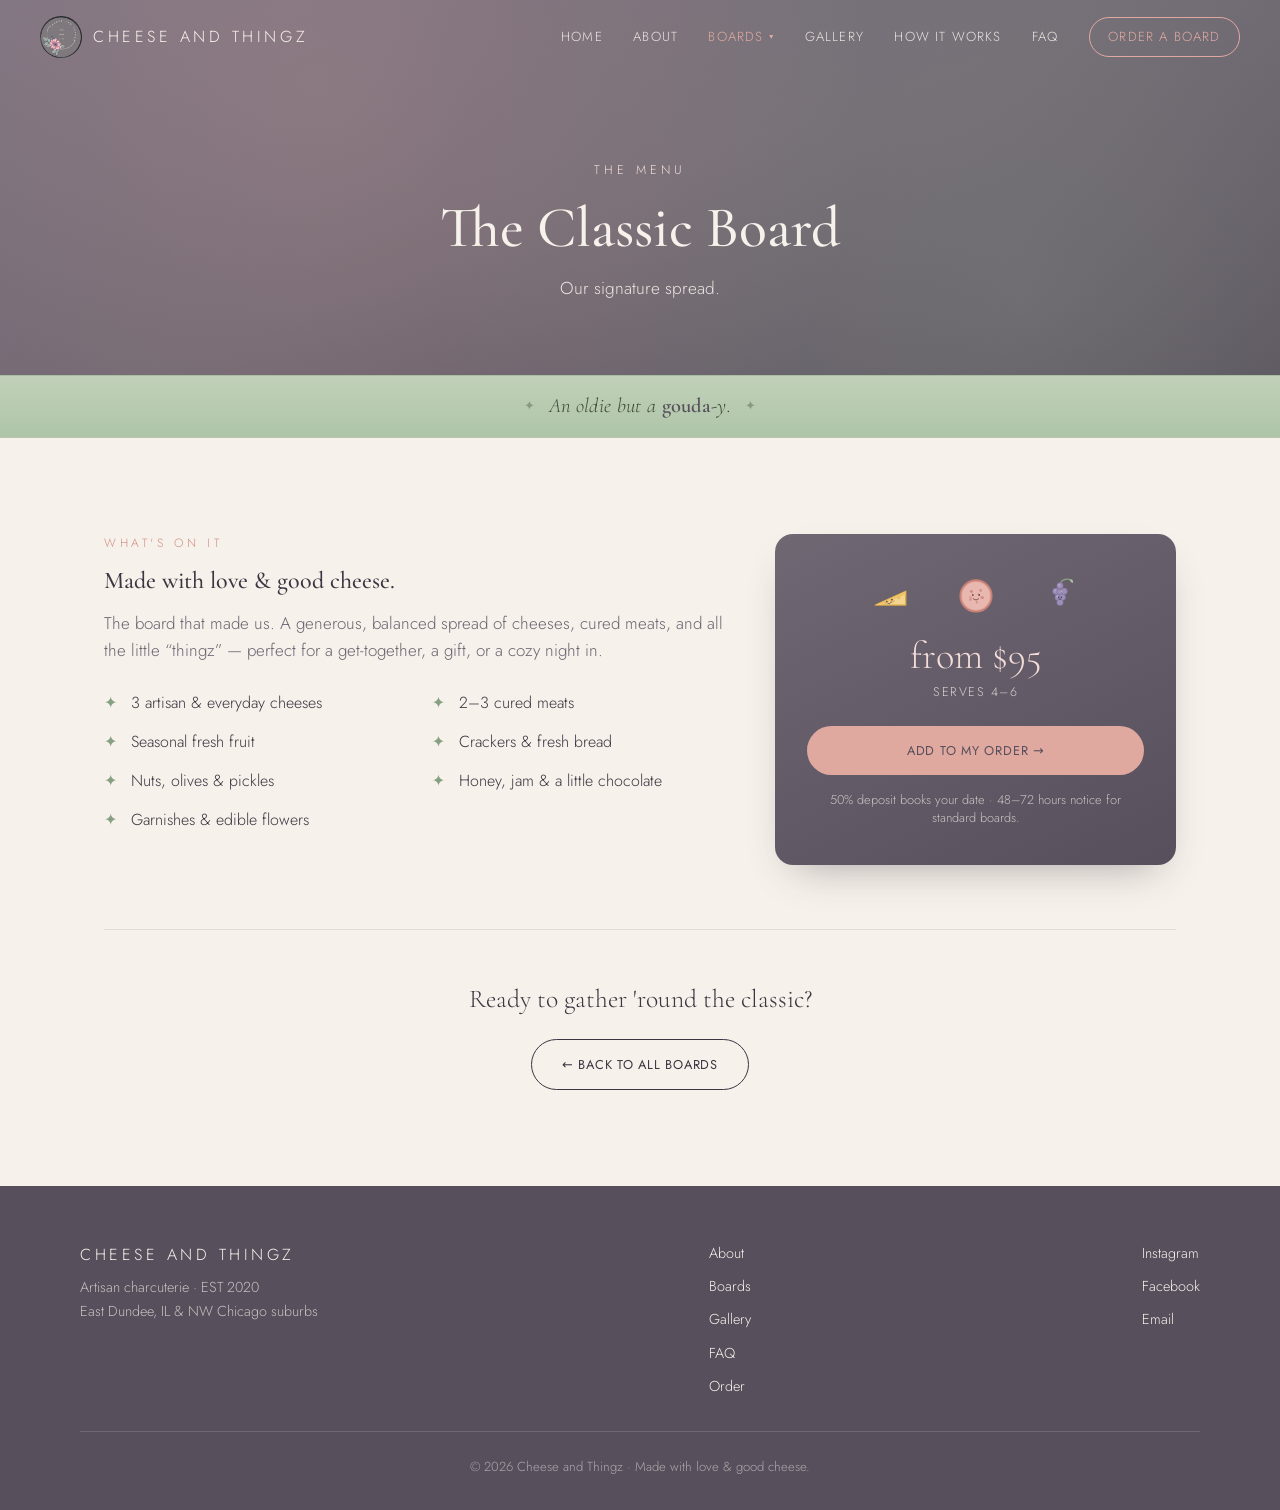
<file: classic.html>
<!DOCTYPE html>
<html lang="en">
<head>
  <meta charset="UTF-8" />
  <meta name="viewport" content="width=device-width, initial-scale=1.0" />
  <title>The Classic Board — Cheese and Thingz</title>
  <meta name="description" content="The Classic Board — Our signature spread. Serves 4–6, from $95. See what's on it and add it to your order." />
  <meta property="og:type" content="website" />
  <meta property="og:title" content="The Classic Board — Cheese and Thingz" />
  <meta property="og:description" content="The Classic Board — Our signature spread. Serves 4–6, from $95." />
  <meta property="og:image" content="https://R2xB2.github.io/cheese-and-thingz/assets/logo.png" />
  <meta property="og:url" content="https://R2xB2.github.io/cheese-and-thingz/classic.html" />
  <meta name="twitter:card" content="summary_large_image" />
  <meta name="twitter:title" content="The Classic Board — Cheese and Thingz" />
  <meta name="twitter:description" content="The Classic Board — Our signature spread. Serves 4–6, from $95." />
  <meta name="twitter:image" content="https://R2xB2.github.io/cheese-and-thingz/assets/logo.png" />
  <link rel="preconnect" href="https://fonts.googleapis.com" />
  <link rel="preconnect" href="https://fonts.gstatic.com" crossorigin />
  <link href="https://fonts.googleapis.com/css2?family=Cormorant+Garamond:ital,wght@0,400;0,500;0,600;1,400&family=Jost:wght@300;400;500&display=swap" rel="stylesheet" />
  <link rel="stylesheet" href="styles.css" />
  <link rel="icon" href="assets/logo.png" />
</head>
<body>

  <header class="nav" id="nav">
    <a href="index.html" class="nav__brand">
      <img src="assets/logo.png" alt="Cheese and Thingz logo" class="nav__logo" onerror="this.style.display='none'" />
      <span class="nav__name">Cheese and Thingz</span>
    </a>
    <nav class="nav__links">
      <a href="index.html">Home</a>
      <a href="about.html">About</a>
      <div class="nav__item nav__item--drop">
        <a href="boards.html" class="nav__droptoggle" aria-current="page">Boards <span class="nav__caret" aria-hidden="true">▾</span></a>
        <div class="nav__menu">
          <a href="boards.html">All Boards</a>
          <a href="little-thing.html">The Little Thingz</a>
          <a href="classic.html" aria-current="page">The Classic Board</a>
          <a href="grazing-board.html">The Grazing Board</a>
          <a href="grazing-table.html">Grazing Table</a>
          <a href="seasonal.html">The Seasonal Board</a>
          <a href="build.html">Build Your Own</a>
        </div>
      </div>
      <a href="gallery.html">Gallery</a>
      <a href="how-it-works.html">How it Works</a>
      <a href="faq.html">FAQ</a>
      <a href="order.html" class="nav__cta">Order a Board</a>
    </nav>
    <button class="nav__toggle" id="navToggle" aria-label="Menu">☰</button>
  </header>

  <section class="pagehero">
    <div class="pagehero__inner">
      <p class="hero__eyebrow">The Menu</p>
      <h1>The Classic Board</h1>
      <p class="pagehero__sub">Our signature spread.</p>
    </div>
  </section>

  <div class="punbar">An oldie but a <span>gouda</span>-y.</div>

  <section class="section boarddetail">
    <div class="boarddetail__grid">
      <div class="boarddetail__main">
        <span class="kicker">What's on it</span>
        <h2>Made with love &amp; good cheese.</h2>
        <p class="boarddetail__desc">The board that made us. A generous, balanced spread of cheeses, cured meats, and all the little “thingz” — perfect for a get-together, a gift, or a cozy night in.</p>
        <ul class="whatson__list"><li>3 artisan &amp; everyday cheeses</li><li>2–3 cured meats</li><li>Seasonal fresh fruit</li><li>Crackers &amp; fresh bread</li><li>Nuts, olives &amp; pickles</li><li>Honey, jam &amp; a little chocolate</li><li>Garnishes &amp; edible flowers</li></ul>
      </div>
      <aside class="boarddetail__card">
        <div class="garnish"><img src="assets/cheese.svg" alt="" /><img src="assets/salami.svg" alt="" /><img src="assets/grapes.svg" alt="" /></div>
        <div class="boarddetail__price">from $95</div>
        <div class="boarddetail__serves">Serves 4–6</div>
        <a href="order.html?board=classic" class="btn btn--primary">Add to my order →</a>
        <p class="boarddetail__note">50% deposit books your date · 48–72 hours notice for standard boards.</p>
      </aside>
    </div>
    <div class="cta-band">
      <p>Ready to gather 'round the classic?</p>
      <a href="boards.html" class="btn btn--ghost">← Back to all boards</a>
    </div>
  </section>

  <footer class="footer">
    <div class="footer__inner">
      <div class="footer__brand">
        <span class="nav__name">Cheese and Thingz</span>
        <p>Artisan charcuterie · EST 2020<br />East Dundee, IL &amp; NW Chicago suburbs</p>
      </div>
      <div class="footer__links">
        <a href="about.html">About</a>
        <a href="boards.html">Boards</a>
        <a href="gallery.html">Gallery</a>
        <a href="faq.html">FAQ</a>
        <a href="order.html">Order</a>
      </div>
      <div class="footer__social">
        <a href="https://www.instagram.com/cheeseandthingz" target="_blank" rel="noopener" aria-label="Instagram">Instagram</a>
        <a href="#" aria-label="Facebook">Facebook</a>
        <a href="mailto:hello@cheeseandthingz.com">Email</a>
      </div>
    </div>
    <p class="footer__fine">© <span id="year"></span> Cheese and Thingz · Made with love &amp; good cheese.</p>
  </footer>

  <script src="script.js"></script>
</body>
</html>
</file>
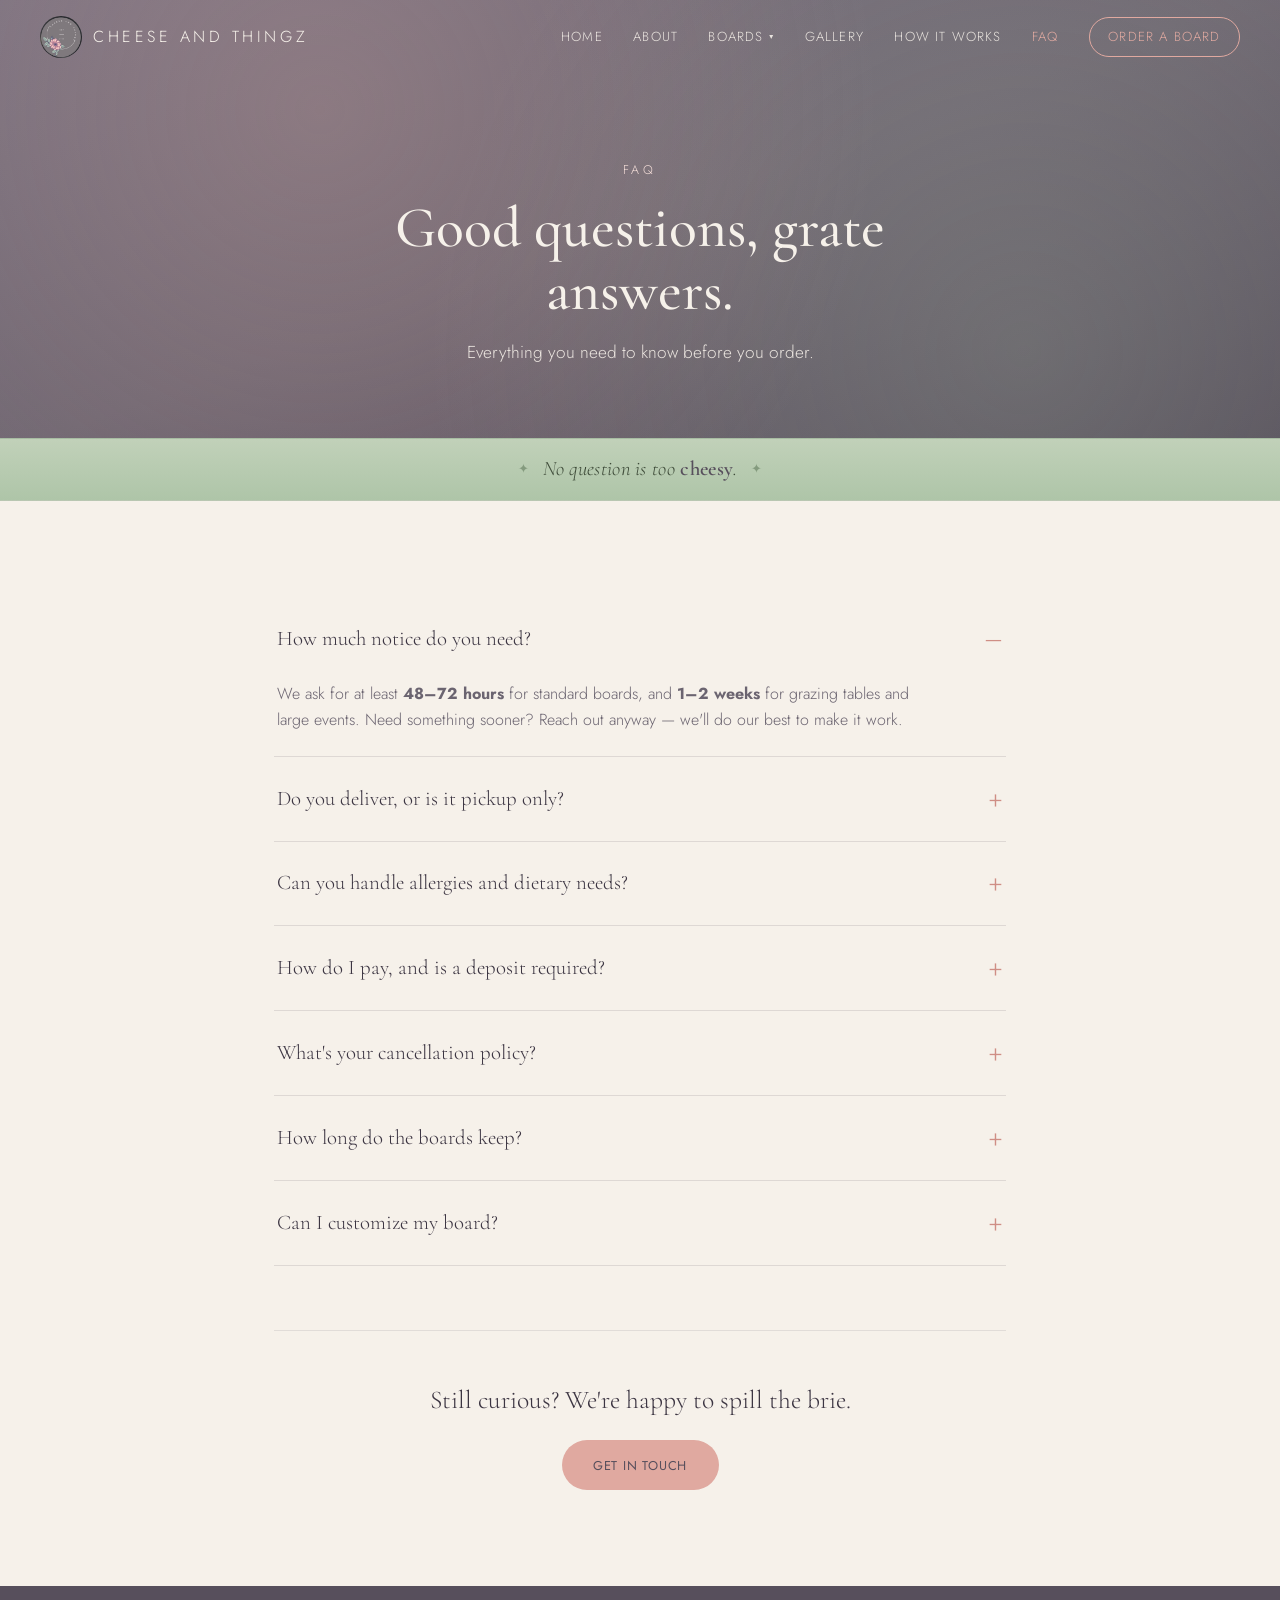
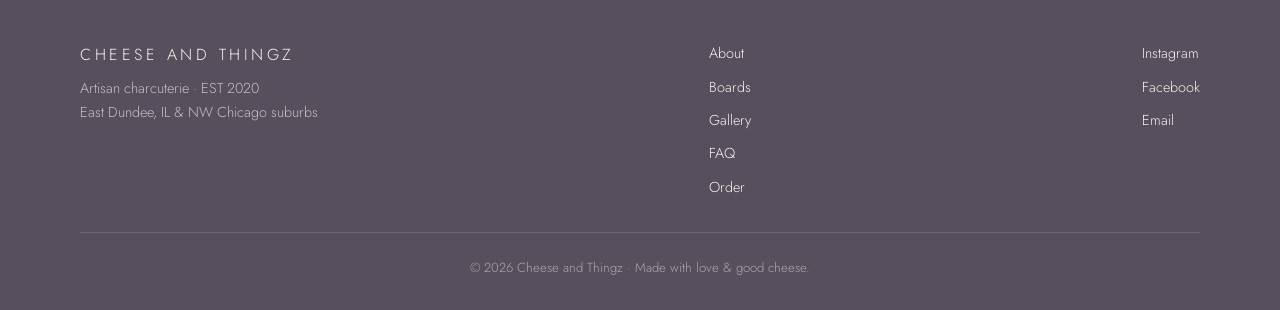
<file: faq.html>
<!DOCTYPE html>
<html lang="en">
<head>
  <meta charset="UTF-8" />
  <meta name="viewport" content="width=device-width, initial-scale=1.0" />
  <title>FAQ — Cheese and Thingz</title>
  <meta name="description" content="Frequently asked questions about Cheese and Thingz charcuterie boards — lead times, delivery, allergens, deposits, and cancellations." />
  <meta property="og:type" content="website" />
  <meta property="og:title" content="FAQ — Cheese and Thingz" />
  <meta property="og:description" content="Everything you need to know before ordering a Cheese and Thingz charcuterie board — lead times, delivery, allergens, deposits, and more." />
  <meta property="og:image" content="https://R2xB2.github.io/cheese-and-thingz/assets/logo.png" />
  <meta property="og:url" content="https://R2xB2.github.io/cheese-and-thingz/faq.html" />
  <meta name="twitter:card" content="summary_large_image" />
  <meta name="twitter:title" content="FAQ — Cheese and Thingz" />
  <meta name="twitter:description" content="Everything you need to know before ordering a Cheese and Thingz charcuterie board." />
  <meta name="twitter:image" content="https://R2xB2.github.io/cheese-and-thingz/assets/logo.png" />
  <link rel="preconnect" href="https://fonts.googleapis.com" />
  <link rel="preconnect" href="https://fonts.gstatic.com" crossorigin />
  <link href="https://fonts.googleapis.com/css2?family=Cormorant+Garamond:ital,wght@0,400;0,500;0,600;1,400&family=Jost:wght@300;400;500&display=swap" rel="stylesheet" />
  <link rel="stylesheet" href="styles.css" />
  <link rel="icon" href="assets/logo.png" />
</head>
<body>

  <header class="nav" id="nav">
    <a href="index.html" class="nav__brand">
      <img src="assets/logo.png" alt="Cheese and Thingz logo" class="nav__logo" onerror="this.style.display='none'" />
      <span class="nav__name">Cheese and Thingz</span>
    </a>
    <nav class="nav__links">
      <a href="index.html">Home</a>
      <a href="about.html">About</a>
      <div class="nav__item nav__item--drop">
        <a href="boards.html" class="nav__droptoggle">Boards <span class="nav__caret" aria-hidden="true">▾</span></a>
        <div class="nav__menu">
          <a href="boards.html">All Boards</a>
          <a href="little-thing.html">The Little Thingz</a>
          <a href="classic.html">The Classic Board</a>
          <a href="grazing-board.html">The Grazing Board</a>
          <a href="grazing-table.html">Grazing Table</a>
          <a href="seasonal.html">The Seasonal Board</a>
          <a href="build.html">Build Your Own</a>
        </div>
      </div>
      <a href="gallery.html">Gallery</a>
      <a href="how-it-works.html">How it Works</a>
      <a href="faq.html" aria-current="page">FAQ</a>
      <a href="order.html" class="nav__cta">Order a Board</a>
    </nav>
    <button class="nav__toggle" id="navToggle" aria-label="Menu">☰</button>
  </header>

  <section class="pagehero">
    <div class="pagehero__inner">
      <p class="hero__eyebrow">FAQ</p>
      <h1>Good questions, grate answers.</h1>
      <p class="pagehero__sub">Everything you need to know before you order.</p>
    </div>
  </section>

  <div class="punbar">No question is too <span>cheesy</span>.</div>

  <section class="section faq">
    <details class="faq__item" open>
      <summary>How much notice do you need?</summary>
      <p>We ask for at least <strong>48–72 hours</strong> for standard boards, and <strong>1–2 weeks</strong> for grazing tables and large events. Need something sooner? Reach out anyway — we'll do our best to make it work.</p>
    </details>
    <details class="faq__item">
      <summary>Do you deliver, or is it pickup only?</summary>
      <p>Both! Pickup is free in East Dundee. We also offer local delivery within the surrounding NW Chicago suburbs for a small fee based on distance. We'll confirm the delivery cost when you order.</p>
    </details>
    <details class="faq__item">
      <summary>Can you handle allergies and dietary needs?</summary>
      <p>Absolutely. Just let us know in your order — we can build vegetarian, gluten-conscious, nut-free, and pork-free boards. Please note boards are made in a home kitchen that also handles common allergens.</p>
    </details>
    <details class="faq__item">
      <summary>How do I pay, and is a deposit required?</summary>
      <p>We take a <strong>50% deposit</strong> to lock in your date, with the balance due at pickup or delivery. We accept Venmo, Zelle, and cash. Your date isn't reserved until the deposit is received.</p>
    </details>
    <details class="faq__item">
      <summary>What's your cancellation policy?</summary>
      <p>Life happens! Cancel <strong>72+ hours</strong> ahead for a full deposit refund. Within 72 hours, the deposit is non-refundable since we've already sourced your ingredients — but we're happy to reschedule when we can.</p>
    </details>
    <details class="faq__item">
      <summary>How long do the boards keep?</summary>
      <p>Boards are built fresh the day of your event. For the best taste and texture, enjoy within a few hours of pickup/delivery, and refrigerate anything you're saving for later.</p>
    </details>
    <details class="faq__item">
      <summary>Can I customize my board?</summary>
      <p>Yes — every board is customized! Tell us your occasion, favorites, and any must-haves (or must-avoids) and we'll tailor it. Add-ons like dips, chocolate-dipped fruit, honey, and florals are always available.</p>
    </details>

    <div class="cta-band">
      <p>Still curious? We're happy to spill the brie.</p>
      <a href="order.html" class="btn btn--primary">Get in Touch</a>
    </div>
  </section>

  <footer class="footer">
    <div class="footer__inner">
      <div class="footer__brand">
        <span class="nav__name">Cheese and Thingz</span>
        <p>Artisan charcuterie · EST 2020<br />East Dundee, IL &amp; NW Chicago suburbs</p>
      </div>
      <div class="footer__links">
        <a href="about.html">About</a>
        <a href="boards.html">Boards</a>
        <a href="gallery.html">Gallery</a>
        <a href="faq.html">FAQ</a>
        <a href="order.html">Order</a>
      </div>
      <div class="footer__social">
        <a href="https://www.instagram.com/cheeseandthingz" target="_blank" rel="noopener" aria-label="Instagram">Instagram</a>
        <a href="#" aria-label="Facebook">Facebook</a>
        <a href="mailto:hello@cheeseandthingz.com">Email</a>
      </div>
    </div>
    <p class="footer__fine">© <span id="year"></span> Cheese and Thingz · Made with love &amp; good cheese.</p>
  </footer>

  <script src="script.js"></script>
</body>
</html>
</file>
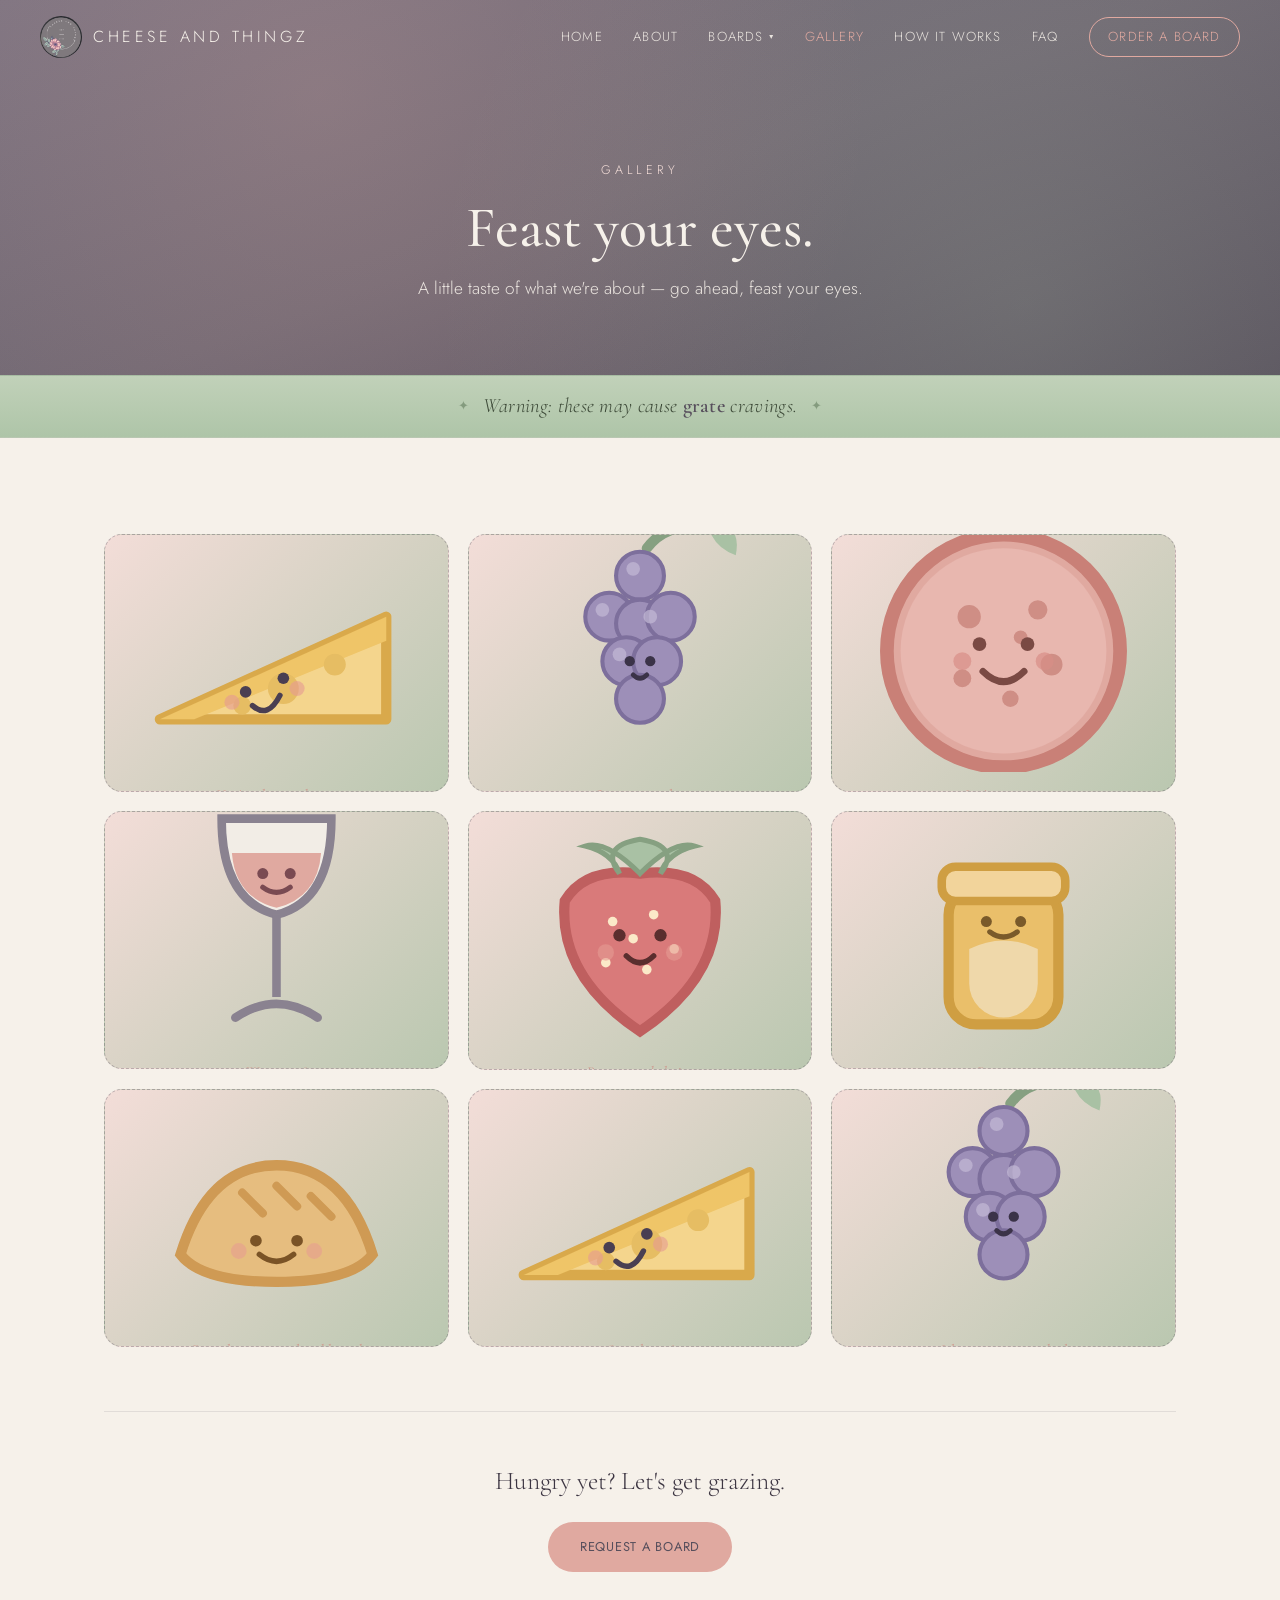
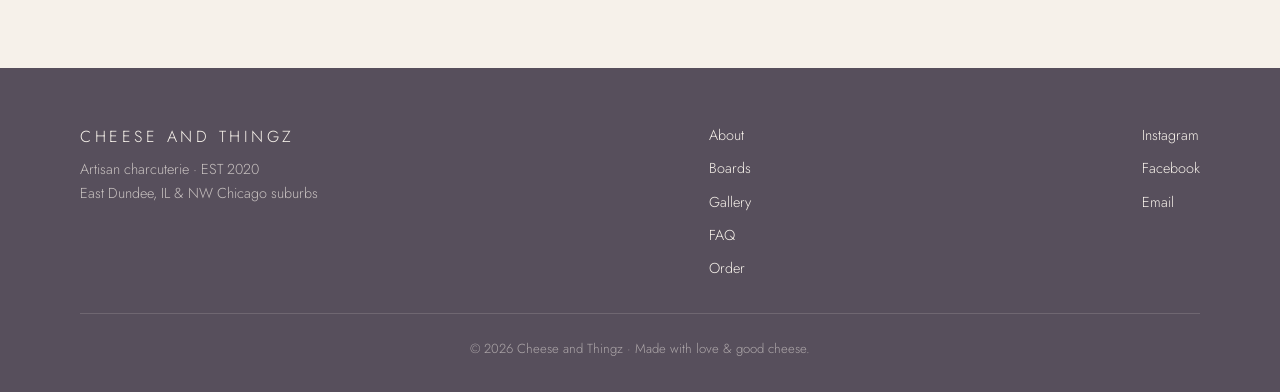
<file: gallery.html>
<!DOCTYPE html>
<html lang="en">
<head>
  <meta charset="UTF-8" />
  <meta name="viewport" content="width=device-width, initial-scale=1.0" />
  <title>Gallery — Cheese and Thingz</title>
  <meta name="description" content="A gallery of Cheese and Thingz charcuterie boards and grazing tables." />
  <meta property="og:type" content="website" />
  <meta property="og:title" content="Gallery — Cheese and Thingz" />
  <meta property="og:description" content="A gallery of Cheese and Thingz charcuterie boards and grazing tables." />
  <meta property="og:image" content="https://R2xB2.github.io/cheese-and-thingz/assets/logo.png" />
  <meta property="og:url" content="https://R2xB2.github.io/cheese-and-thingz/gallery.html" />
  <meta name="twitter:card" content="summary_large_image" />
  <meta name="twitter:title" content="Gallery — Cheese and Thingz" />
  <meta name="twitter:description" content="A gallery of Cheese and Thingz charcuterie boards and grazing tables." />
  <meta name="twitter:image" content="https://R2xB2.github.io/cheese-and-thingz/assets/logo.png" />
  <link rel="preconnect" href="https://fonts.googleapis.com" />
  <link rel="preconnect" href="https://fonts.gstatic.com" crossorigin />
  <link href="https://fonts.googleapis.com/css2?family=Cormorant+Garamond:ital,wght@0,400;0,500;0,600;1,400&family=Jost:wght@300;400;500&display=swap" rel="stylesheet" />
  <link rel="stylesheet" href="styles.css" />
  <link rel="icon" href="assets/logo.png" />
</head>
<body>

  <header class="nav" id="nav">
    <a href="index.html" class="nav__brand">
      <img src="assets/logo.png" alt="Cheese and Thingz logo" class="nav__logo" onerror="this.style.display='none'" />
      <span class="nav__name">Cheese and Thingz</span>
    </a>
    <nav class="nav__links">
      <a href="index.html">Home</a>
      <a href="about.html">About</a>
      <div class="nav__item nav__item--drop">
        <a href="boards.html" class="nav__droptoggle">Boards <span class="nav__caret" aria-hidden="true">▾</span></a>
        <div class="nav__menu">
          <a href="boards.html">All Boards</a>
          <a href="little-thing.html">The Little Thingz</a>
          <a href="classic.html">The Classic Board</a>
          <a href="grazing-board.html">The Grazing Board</a>
          <a href="grazing-table.html">Grazing Table</a>
          <a href="seasonal.html">The Seasonal Board</a>
          <a href="build.html">Build Your Own</a>
        </div>
      </div>
      <a href="gallery.html" aria-current="page">Gallery</a>
      <a href="how-it-works.html">How it Works</a>
      <a href="faq.html">FAQ</a>
      <a href="order.html" class="nav__cta">Order a Board</a>
    </nav>
    <button class="nav__toggle" id="navToggle" aria-label="Menu">☰</button>
  </header>

  <section class="pagehero">
    <div class="pagehero__inner">
      <p class="hero__eyebrow">Gallery</p>
      <h1>Feast your eyes.</h1>
      <p class="pagehero__sub">A little taste of what we're about — go ahead, feast your eyes.</p>
    </div>
  </section>

  <div class="punbar">Warning: these may cause <span>grate</span> cravings.</div>

  <section class="section">
    <div class="gallery__grid">
      <figure class="gallery__item gallery__item--illus"><img src="assets/cheese.svg" alt="cheese" /><figcaption class="gallery__cap">You're the gouda-est</figcaption></figure>
      <figure class="gallery__item gallery__item--illus"><img src="assets/grapes.svg" alt="grapes" /><figcaption class="gallery__cap">One in a melon</figcaption></figure>
      <figure class="gallery__item gallery__item--illus"><img src="assets/salami.svg" alt="salami" /><figcaption class="gallery__cap">Let's meat up</figcaption></figure>
      <figure class="gallery__item gallery__item--illus"><img src="assets/wine.svg" alt="wine" /><figcaption class="gallery__cap">Wine not?</figcaption></figure>
      <figure class="gallery__item gallery__item--illus"><img src="assets/strawberry.svg" alt="strawberry" /><figcaption class="gallery__cap">Berry good choice</figcaption></figure>
      <figure class="gallery__item gallery__item--illus"><img src="assets/honey.svg" alt="honey" /><figcaption class="gallery__cap">Bee mine</figcaption></figure>
      <figure class="gallery__item gallery__item--illus"><img src="assets/bread.svg" alt="bread" /><figcaption class="gallery__cap">Best thing since sliced bread</figcaption></figure>
      <figure class="gallery__item gallery__item--illus"><img src="assets/cheese.svg" alt="cheese" /><figcaption class="gallery__cap">Say cheese!</figcaption></figure>
      <figure class="gallery__item gallery__item--illus"><img src="assets/grapes.svg" alt="grapes" /><figcaption class="gallery__cap">I love you grape deal</figcaption></figure>
    </div>

    <div class="cta-band">
      <p>Hungry yet? Let's get grazing.</p>
      <a href="order.html" class="btn btn--primary">Request a Board</a>
    </div>
  </section>

  <footer class="footer">
    <div class="footer__inner">
      <div class="footer__brand">
        <span class="nav__name">Cheese and Thingz</span>
        <p>Artisan charcuterie · EST 2020<br />East Dundee, IL &amp; NW Chicago suburbs</p>
      </div>
      <div class="footer__links">
        <a href="about.html">About</a>
        <a href="boards.html">Boards</a>
        <a href="gallery.html">Gallery</a>
        <a href="faq.html">FAQ</a>
        <a href="order.html">Order</a>
      </div>
      <div class="footer__social">
        <a href="https://www.instagram.com/cheeseandthingz" target="_blank" rel="noopener" aria-label="Instagram">Instagram</a>
        <a href="#" aria-label="Facebook">Facebook</a>
        <a href="mailto:hello@cheeseandthingz.com">Email</a>
      </div>
    </div>
    <p class="footer__fine">© <span id="year"></span> Cheese and Thingz · Made with love &amp; good cheese.</p>
  </footer>

  <script src="script.js"></script>
</body>
</html>
</file>
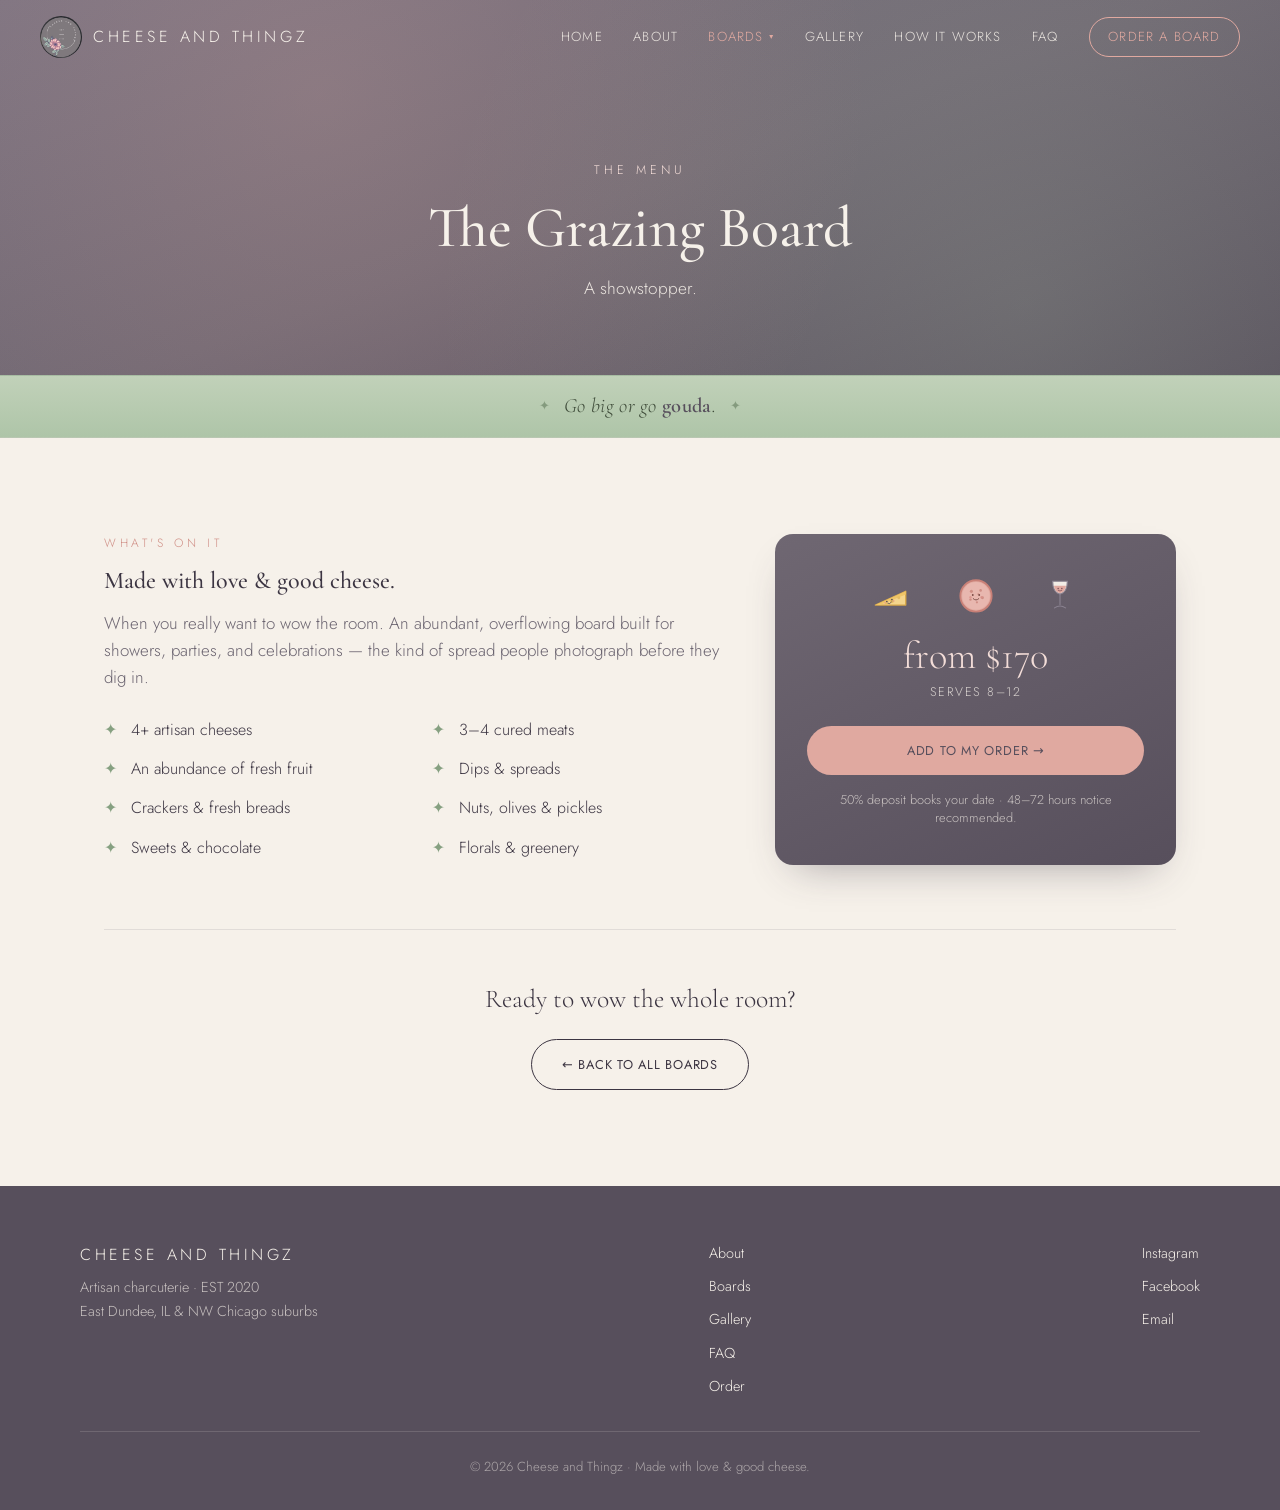
<file: grazing-board.html>
<!DOCTYPE html>
<html lang="en">
<head>
  <meta charset="UTF-8" />
  <meta name="viewport" content="width=device-width, initial-scale=1.0" />
  <title>The Grazing Board — Cheese and Thingz</title>
  <meta name="description" content="The Grazing Board — A showstopper. Serves 8–12, from $170. See what's on it and add it to your order." />
  <meta property="og:type" content="website" />
  <meta property="og:title" content="The Grazing Board — Cheese and Thingz" />
  <meta property="og:description" content="The Grazing Board — A showstopper. Serves 8–12, from $170." />
  <meta property="og:image" content="https://R2xB2.github.io/cheese-and-thingz/assets/logo.png" />
  <meta property="og:url" content="https://R2xB2.github.io/cheese-and-thingz/grazing-board.html" />
  <meta name="twitter:card" content="summary_large_image" />
  <meta name="twitter:title" content="The Grazing Board — Cheese and Thingz" />
  <meta name="twitter:description" content="The Grazing Board — A showstopper. Serves 8–12, from $170." />
  <meta name="twitter:image" content="https://R2xB2.github.io/cheese-and-thingz/assets/logo.png" />
  <link rel="preconnect" href="https://fonts.googleapis.com" />
  <link rel="preconnect" href="https://fonts.gstatic.com" crossorigin />
  <link href="https://fonts.googleapis.com/css2?family=Cormorant+Garamond:ital,wght@0,400;0,500;0,600;1,400&family=Jost:wght@300;400;500&display=swap" rel="stylesheet" />
  <link rel="stylesheet" href="styles.css" />
  <link rel="icon" href="assets/logo.png" />
</head>
<body>

  <header class="nav" id="nav">
    <a href="index.html" class="nav__brand">
      <img src="assets/logo.png" alt="Cheese and Thingz logo" class="nav__logo" onerror="this.style.display='none'" />
      <span class="nav__name">Cheese and Thingz</span>
    </a>
    <nav class="nav__links">
      <a href="index.html">Home</a>
      <a href="about.html">About</a>
      <div class="nav__item nav__item--drop">
        <a href="boards.html" class="nav__droptoggle" aria-current="page">Boards <span class="nav__caret" aria-hidden="true">▾</span></a>
        <div class="nav__menu">
          <a href="boards.html">All Boards</a>
          <a href="little-thing.html">The Little Thingz</a>
          <a href="classic.html">The Classic Board</a>
          <a href="grazing-board.html" aria-current="page">The Grazing Board</a>
          <a href="grazing-table.html">Grazing Table</a>
          <a href="seasonal.html">The Seasonal Board</a>
          <a href="build.html">Build Your Own</a>
        </div>
      </div>
      <a href="gallery.html">Gallery</a>
      <a href="how-it-works.html">How it Works</a>
      <a href="faq.html">FAQ</a>
      <a href="order.html" class="nav__cta">Order a Board</a>
    </nav>
    <button class="nav__toggle" id="navToggle" aria-label="Menu">☰</button>
  </header>

  <section class="pagehero">
    <div class="pagehero__inner">
      <p class="hero__eyebrow">The Menu</p>
      <h1>The Grazing Board</h1>
      <p class="pagehero__sub">A showstopper.</p>
    </div>
  </section>

  <div class="punbar">Go big or go <span>gouda</span>.</div>

  <section class="section boarddetail">
    <div class="boarddetail__grid">
      <div class="boarddetail__main">
        <span class="kicker">What's on it</span>
        <h2>Made with love &amp; good cheese.</h2>
        <p class="boarddetail__desc">When you really want to wow the room. An abundant, overflowing board built for showers, parties, and celebrations — the kind of spread people photograph before they dig in.</p>
        <ul class="whatson__list"><li>4+ artisan cheeses</li><li>3–4 cured meats</li><li>An abundance of fresh fruit</li><li>Dips &amp; spreads</li><li>Crackers &amp; fresh breads</li><li>Nuts, olives &amp; pickles</li><li>Sweets &amp; chocolate</li><li>Florals &amp; greenery</li></ul>
      </div>
      <aside class="boarddetail__card">
        <div class="garnish"><img src="assets/cheese.svg" alt="" /><img src="assets/salami.svg" alt="" /><img src="assets/wine.svg" alt="" /></div>
        <div class="boarddetail__price">from $170</div>
        <div class="boarddetail__serves">Serves 8–12</div>
        <a href="order.html?board=grazing-board" class="btn btn--primary">Add to my order →</a>
        <p class="boarddetail__note">50% deposit books your date · 48–72 hours notice recommended.</p>
      </aside>
    </div>
    <div class="cta-band">
      <p>Ready to wow the whole room?</p>
      <a href="boards.html" class="btn btn--ghost">← Back to all boards</a>
    </div>
  </section>

  <footer class="footer">
    <div class="footer__inner">
      <div class="footer__brand">
        <span class="nav__name">Cheese and Thingz</span>
        <p>Artisan charcuterie · EST 2020<br />East Dundee, IL &amp; NW Chicago suburbs</p>
      </div>
      <div class="footer__links">
        <a href="about.html">About</a>
        <a href="boards.html">Boards</a>
        <a href="gallery.html">Gallery</a>
        <a href="faq.html">FAQ</a>
        <a href="order.html">Order</a>
      </div>
      <div class="footer__social">
        <a href="https://www.instagram.com/cheeseandthingz" target="_blank" rel="noopener" aria-label="Instagram">Instagram</a>
        <a href="#" aria-label="Facebook">Facebook</a>
        <a href="mailto:hello@cheeseandthingz.com">Email</a>
      </div>
    </div>
    <p class="footer__fine">© <span id="year"></span> Cheese and Thingz · Made with love &amp; good cheese.</p>
  </footer>

  <script src="script.js"></script>
</body>
</html>
</file>
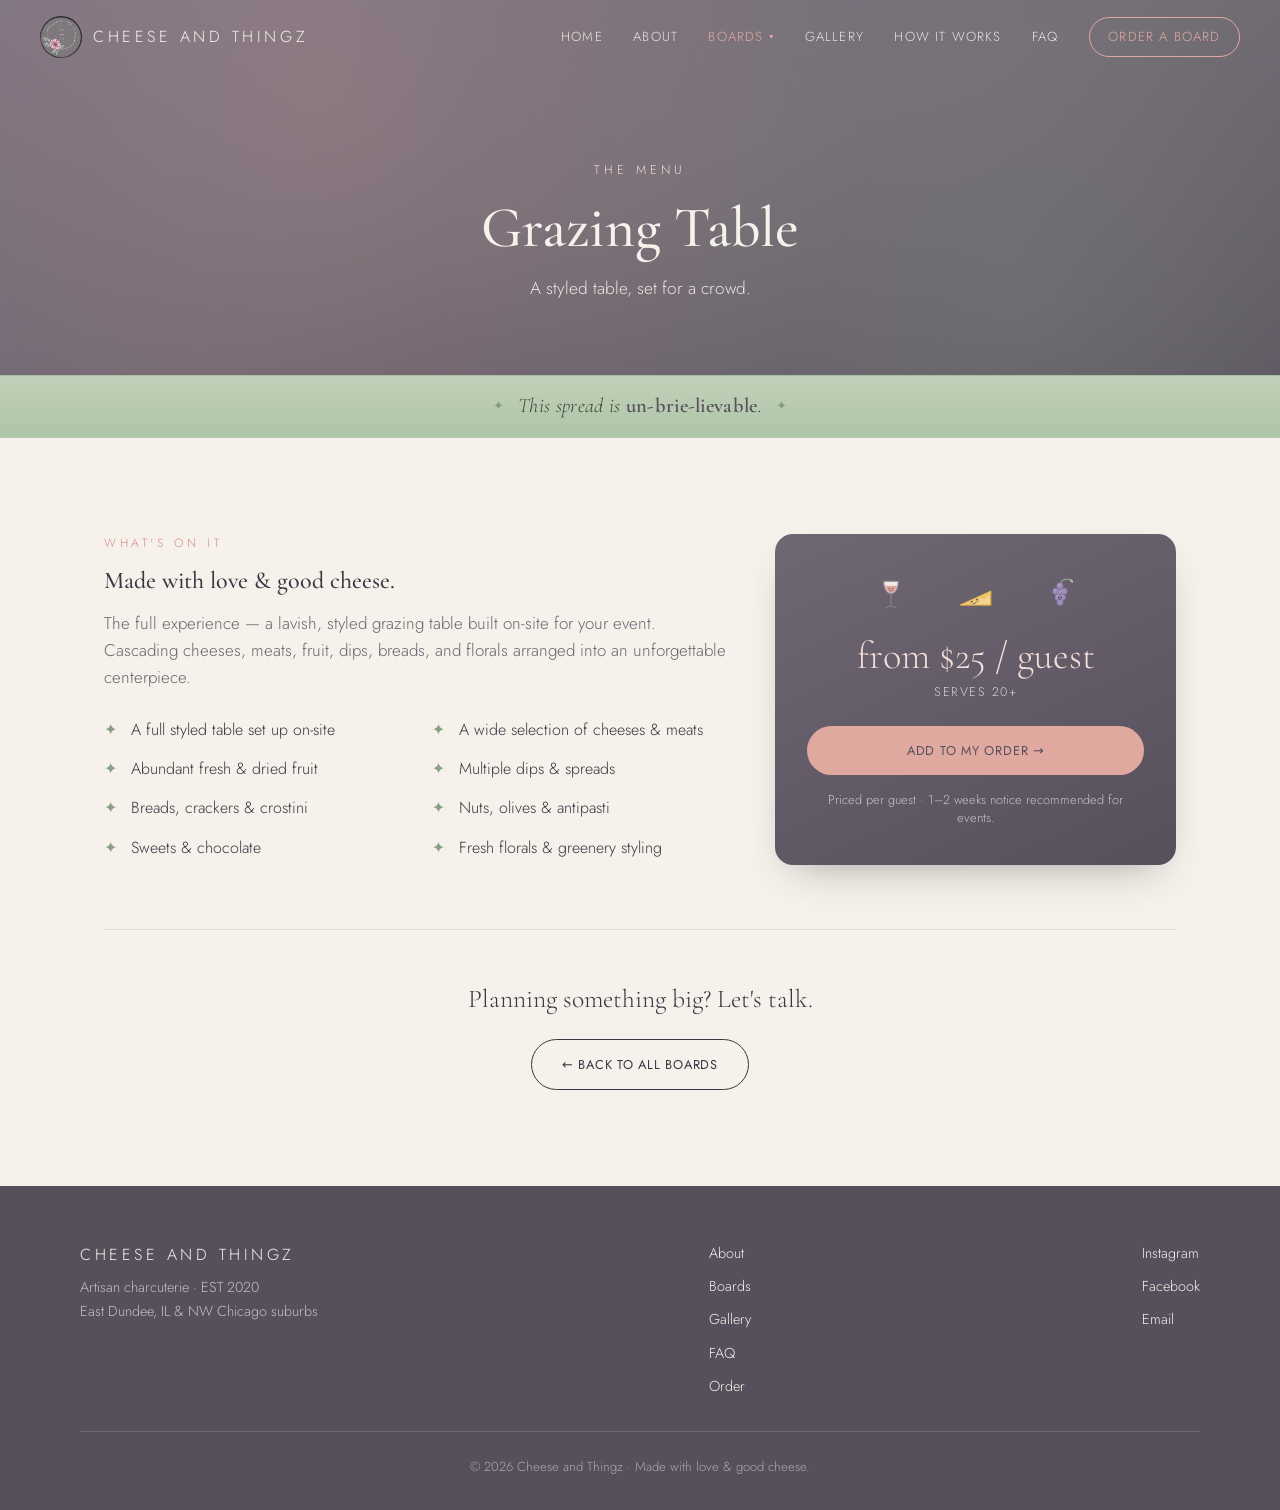
<file: grazing-table.html>
<!DOCTYPE html>
<html lang="en">
<head>
  <meta charset="UTF-8" />
  <meta name="viewport" content="width=device-width, initial-scale=1.0" />
  <title>Grazing Table — Cheese and Thingz</title>
  <meta name="description" content="Grazing Table — A styled table, set for a crowd. Serves 20+, from $25 / guest. See what's on it and add it to your order." />
  <meta property="og:type" content="website" />
  <meta property="og:title" content="Grazing Table — Cheese and Thingz" />
  <meta property="og:description" content="Grazing Table — A styled table, set for a crowd. Serves 20+, from $25 / guest." />
  <meta property="og:image" content="https://R2xB2.github.io/cheese-and-thingz/assets/logo.png" />
  <meta property="og:url" content="https://R2xB2.github.io/cheese-and-thingz/grazing-table.html" />
  <meta name="twitter:card" content="summary_large_image" />
  <meta name="twitter:title" content="Grazing Table — Cheese and Thingz" />
  <meta name="twitter:description" content="Grazing Table — A styled table, set for a crowd. Serves 20+, from $25 / guest." />
  <meta name="twitter:image" content="https://R2xB2.github.io/cheese-and-thingz/assets/logo.png" />
  <link rel="preconnect" href="https://fonts.googleapis.com" />
  <link rel="preconnect" href="https://fonts.gstatic.com" crossorigin />
  <link href="https://fonts.googleapis.com/css2?family=Cormorant+Garamond:ital,wght@0,400;0,500;0,600;1,400&family=Jost:wght@300;400;500&display=swap" rel="stylesheet" />
  <link rel="stylesheet" href="styles.css" />
  <link rel="icon" href="assets/logo.png" />
</head>
<body>

  <header class="nav" id="nav">
    <a href="index.html" class="nav__brand">
      <img src="assets/logo.png" alt="Cheese and Thingz logo" class="nav__logo" onerror="this.style.display='none'" />
      <span class="nav__name">Cheese and Thingz</span>
    </a>
    <nav class="nav__links">
      <a href="index.html">Home</a>
      <a href="about.html">About</a>
      <div class="nav__item nav__item--drop">
        <a href="boards.html" class="nav__droptoggle" aria-current="page">Boards <span class="nav__caret" aria-hidden="true">▾</span></a>
        <div class="nav__menu">
          <a href="boards.html">All Boards</a>
          <a href="little-thing.html">The Little Thingz</a>
          <a href="classic.html">The Classic Board</a>
          <a href="grazing-board.html">The Grazing Board</a>
          <a href="grazing-table.html" aria-current="page">Grazing Table</a>
          <a href="seasonal.html">The Seasonal Board</a>
          <a href="build.html">Build Your Own</a>
        </div>
      </div>
      <a href="gallery.html">Gallery</a>
      <a href="how-it-works.html">How it Works</a>
      <a href="faq.html">FAQ</a>
      <a href="order.html" class="nav__cta">Order a Board</a>
    </nav>
    <button class="nav__toggle" id="navToggle" aria-label="Menu">☰</button>
  </header>

  <section class="pagehero">
    <div class="pagehero__inner">
      <p class="hero__eyebrow">The Menu</p>
      <h1>Grazing Table</h1>
      <p class="pagehero__sub">A styled table, set for a crowd.</p>
    </div>
  </section>

  <div class="punbar">This spread is <span>un-brie-lievable</span>.</div>

  <section class="section boarddetail">
    <div class="boarddetail__grid">
      <div class="boarddetail__main">
        <span class="kicker">What's on it</span>
        <h2>Made with love &amp; good cheese.</h2>
        <p class="boarddetail__desc">The full experience — a lavish, styled grazing table built on-site for your event. Cascading cheeses, meats, fruit, dips, breads, and florals arranged into an unforgettable centerpiece.</p>
        <ul class="whatson__list"><li>A full styled table set up on-site</li><li>A wide selection of cheeses &amp; meats</li><li>Abundant fresh &amp; dried fruit</li><li>Multiple dips &amp; spreads</li><li>Breads, crackers &amp; crostini</li><li>Nuts, olives &amp; antipasti</li><li>Sweets &amp; chocolate</li><li>Fresh florals &amp; greenery styling</li></ul>
      </div>
      <aside class="boarddetail__card">
        <div class="garnish"><img src="assets/wine.svg" alt="" /><img src="assets/cheese.svg" alt="" /><img src="assets/grapes.svg" alt="" /></div>
        <div class="boarddetail__price">from $25 / guest</div>
        <div class="boarddetail__serves">Serves 20+</div>
        <a href="order.html?board=grazing-table" class="btn btn--primary">Add to my order →</a>
        <p class="boarddetail__note">Priced per guest · 1–2 weeks notice recommended for events.</p>
      </aside>
    </div>
    <div class="cta-band">
      <p>Planning something big? Let's talk.</p>
      <a href="boards.html" class="btn btn--ghost">← Back to all boards</a>
    </div>
  </section>

  <footer class="footer">
    <div class="footer__inner">
      <div class="footer__brand">
        <span class="nav__name">Cheese and Thingz</span>
        <p>Artisan charcuterie · EST 2020<br />East Dundee, IL &amp; NW Chicago suburbs</p>
      </div>
      <div class="footer__links">
        <a href="about.html">About</a>
        <a href="boards.html">Boards</a>
        <a href="gallery.html">Gallery</a>
        <a href="faq.html">FAQ</a>
        <a href="order.html">Order</a>
      </div>
      <div class="footer__social">
        <a href="https://www.instagram.com/cheeseandthingz" target="_blank" rel="noopener" aria-label="Instagram">Instagram</a>
        <a href="#" aria-label="Facebook">Facebook</a>
        <a href="mailto:hello@cheeseandthingz.com">Email</a>
      </div>
    </div>
    <p class="footer__fine">© <span id="year"></span> Cheese and Thingz · Made with love &amp; good cheese.</p>
  </footer>

  <script src="script.js"></script>
</body>
</html>
</file>
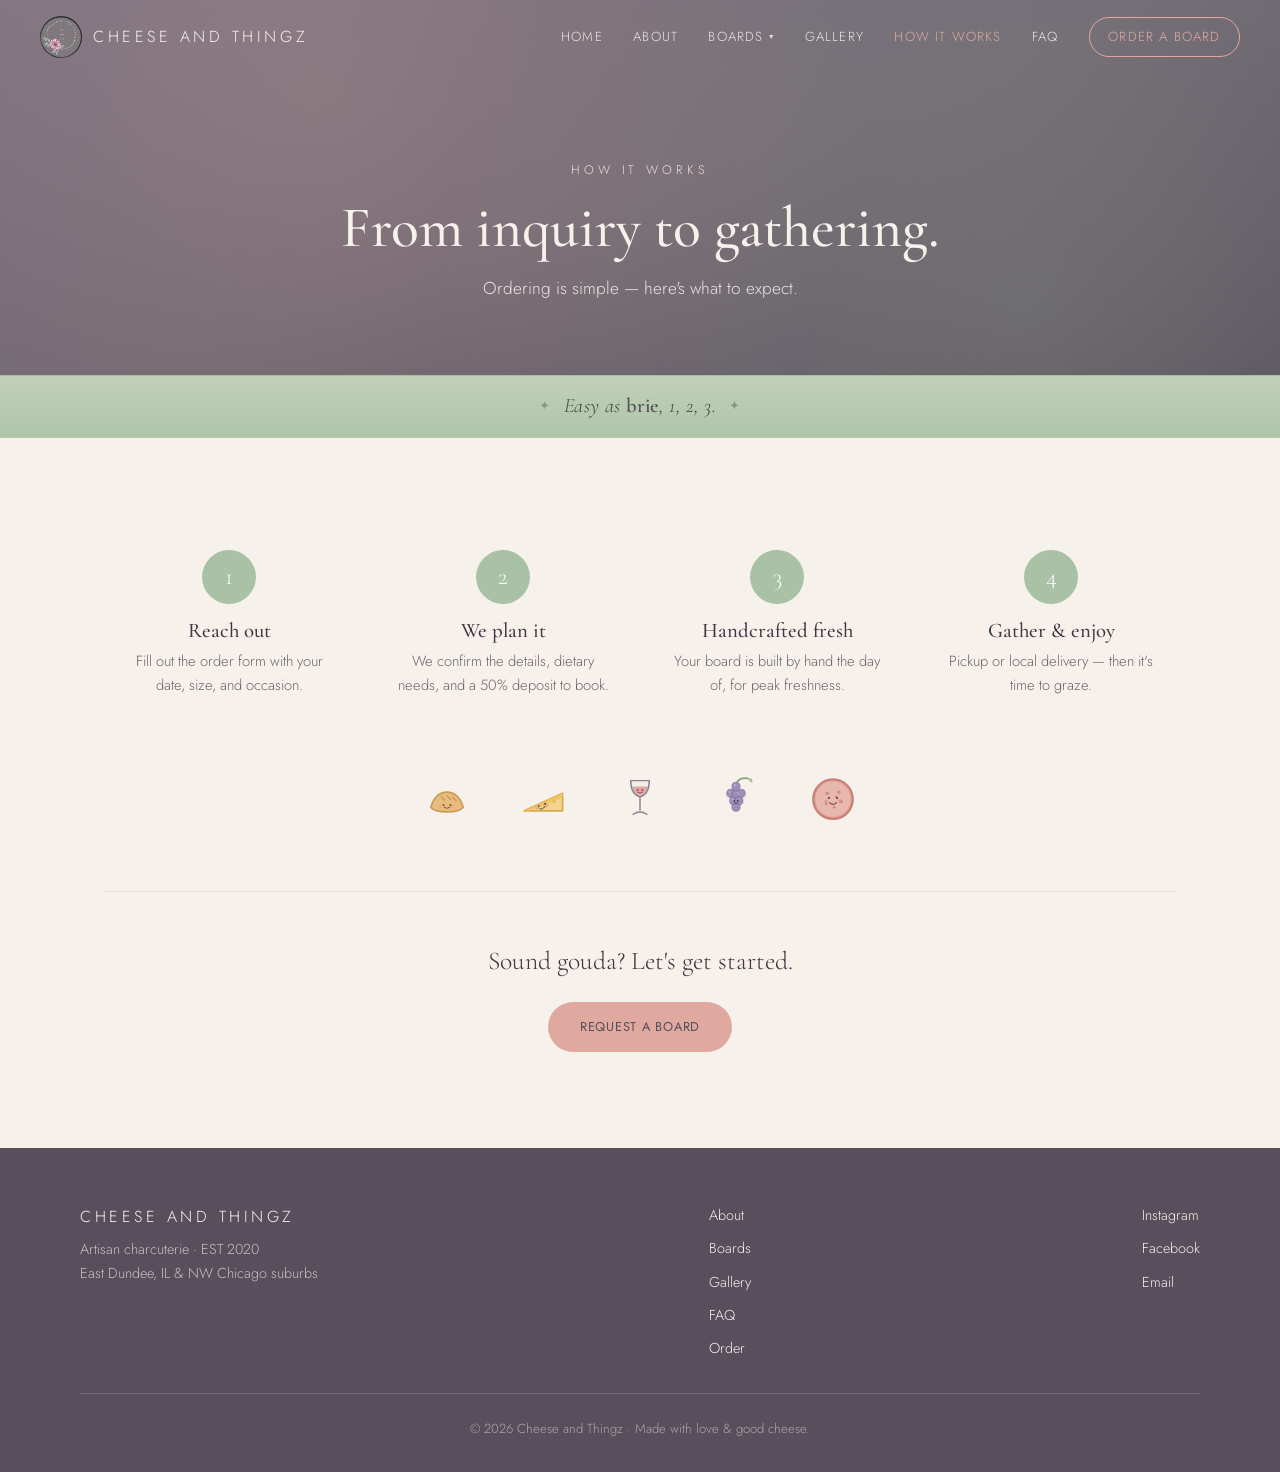
<file: how-it-works.html>
<!DOCTYPE html>
<html lang="en">
<head>
  <meta charset="UTF-8" />
  <meta name="viewport" content="width=device-width, initial-scale=1.0" />
  <title>How it Works — Cheese and Thingz</title>
  <meta name="description" content="How ordering a Cheese and Thingz charcuterie board works, from inquiry to gathering." />
  <meta property="og:type" content="website" />
  <meta property="og:title" content="How it Works — Cheese and Thingz" />
  <meta property="og:description" content="How ordering a Cheese and Thingz charcuterie board works, from inquiry to gathering." />
  <meta property="og:image" content="https://R2xB2.github.io/cheese-and-thingz/assets/logo.png" />
  <meta property="og:url" content="https://R2xB2.github.io/cheese-and-thingz/how-it-works.html" />
  <meta name="twitter:card" content="summary_large_image" />
  <meta name="twitter:title" content="How it Works — Cheese and Thingz" />
  <meta name="twitter:description" content="How ordering a Cheese and Thingz charcuterie board works, from inquiry to gathering." />
  <meta name="twitter:image" content="https://R2xB2.github.io/cheese-and-thingz/assets/logo.png" />
  <link rel="preconnect" href="https://fonts.googleapis.com" />
  <link rel="preconnect" href="https://fonts.gstatic.com" crossorigin />
  <link href="https://fonts.googleapis.com/css2?family=Cormorant+Garamond:ital,wght@0,400;0,500;0,600;1,400&family=Jost:wght@300;400;500&display=swap" rel="stylesheet" />
  <link rel="stylesheet" href="styles.css" />
  <link rel="icon" href="assets/logo.png" />
</head>
<body>

  <header class="nav" id="nav">
    <a href="index.html" class="nav__brand">
      <img src="assets/logo.png" alt="Cheese and Thingz logo" class="nav__logo" onerror="this.style.display='none'" />
      <span class="nav__name">Cheese and Thingz</span>
    </a>
    <nav class="nav__links">
      <a href="index.html">Home</a>
      <a href="about.html">About</a>
      <div class="nav__item nav__item--drop">
        <a href="boards.html" class="nav__droptoggle">Boards <span class="nav__caret" aria-hidden="true">▾</span></a>
        <div class="nav__menu">
          <a href="boards.html">All Boards</a>
          <a href="little-thing.html">The Little Thingz</a>
          <a href="classic.html">The Classic Board</a>
          <a href="grazing-board.html">The Grazing Board</a>
          <a href="grazing-table.html">Grazing Table</a>
          <a href="seasonal.html">The Seasonal Board</a>
          <a href="build.html">Build Your Own</a>
        </div>
      </div>
      <a href="gallery.html">Gallery</a>
      <a href="how-it-works.html" aria-current="page">How it Works</a>
      <a href="faq.html">FAQ</a>
      <a href="order.html" class="nav__cta">Order a Board</a>
    </nav>
    <button class="nav__toggle" id="navToggle" aria-label="Menu">☰</button>
  </header>

  <section class="pagehero">
    <div class="pagehero__inner">
      <p class="hero__eyebrow">How it Works</p>
      <h1>From inquiry to gathering.</h1>
      <p class="pagehero__sub">Ordering is simple — here's what to expect.</p>
    </div>
  </section>

  <div class="punbar">Easy as <span>brie</span>, 1, 2, 3.</div>

  <section class="section">
    <ol class="how__steps">
      <li><span class="how__num">1</span><h3>Reach out</h3><p>Fill out the order form with your date, size, and occasion.</p></li>
      <li><span class="how__num">2</span><h3>We plan it</h3><p>We confirm the details, dietary needs, and a 50% deposit to book.</p></li>
      <li><span class="how__num">3</span><h3>Handcrafted fresh</h3><p>Your board is built by hand the day of, for peak freshness.</p></li>
      <li><span class="how__num">4</span><h3>Gather &amp; enjoy</h3><p>Pickup or local delivery — then it's time to graze.</p></li>
    </ol>

    <div class="garnish" style="margin-top:3.5rem;">
      <img src="assets/bread.svg" alt="bread" />
      <img src="assets/cheese.svg" alt="cheese" />
      <img src="assets/wine.svg" alt="wine" />
      <img src="assets/grapes.svg" alt="grapes" />
      <img src="assets/salami.svg" alt="salami" />
    </div>

    <div class="cta-band">
      <p>Sound gouda? Let's get started.</p>
      <a href="order.html" class="btn btn--primary">Request a Board</a>
    </div>
  </section>

  <footer class="footer">
    <div class="footer__inner">
      <div class="footer__brand">
        <span class="nav__name">Cheese and Thingz</span>
        <p>Artisan charcuterie · EST 2020<br />East Dundee, IL &amp; NW Chicago suburbs</p>
      </div>
      <div class="footer__links">
        <a href="about.html">About</a>
        <a href="boards.html">Boards</a>
        <a href="gallery.html">Gallery</a>
        <a href="faq.html">FAQ</a>
        <a href="order.html">Order</a>
      </div>
      <div class="footer__social">
        <a href="https://www.instagram.com/cheeseandthingz" target="_blank" rel="noopener" aria-label="Instagram">Instagram</a>
        <a href="#" aria-label="Facebook">Facebook</a>
        <a href="mailto:hello@cheeseandthingz.com">Email</a>
      </div>
    </div>
    <p class="footer__fine">© <span id="year"></span> Cheese and Thingz · Made with love &amp; good cheese.</p>
  </footer>

  <script src="script.js"></script>
</body>
</html>
</file>
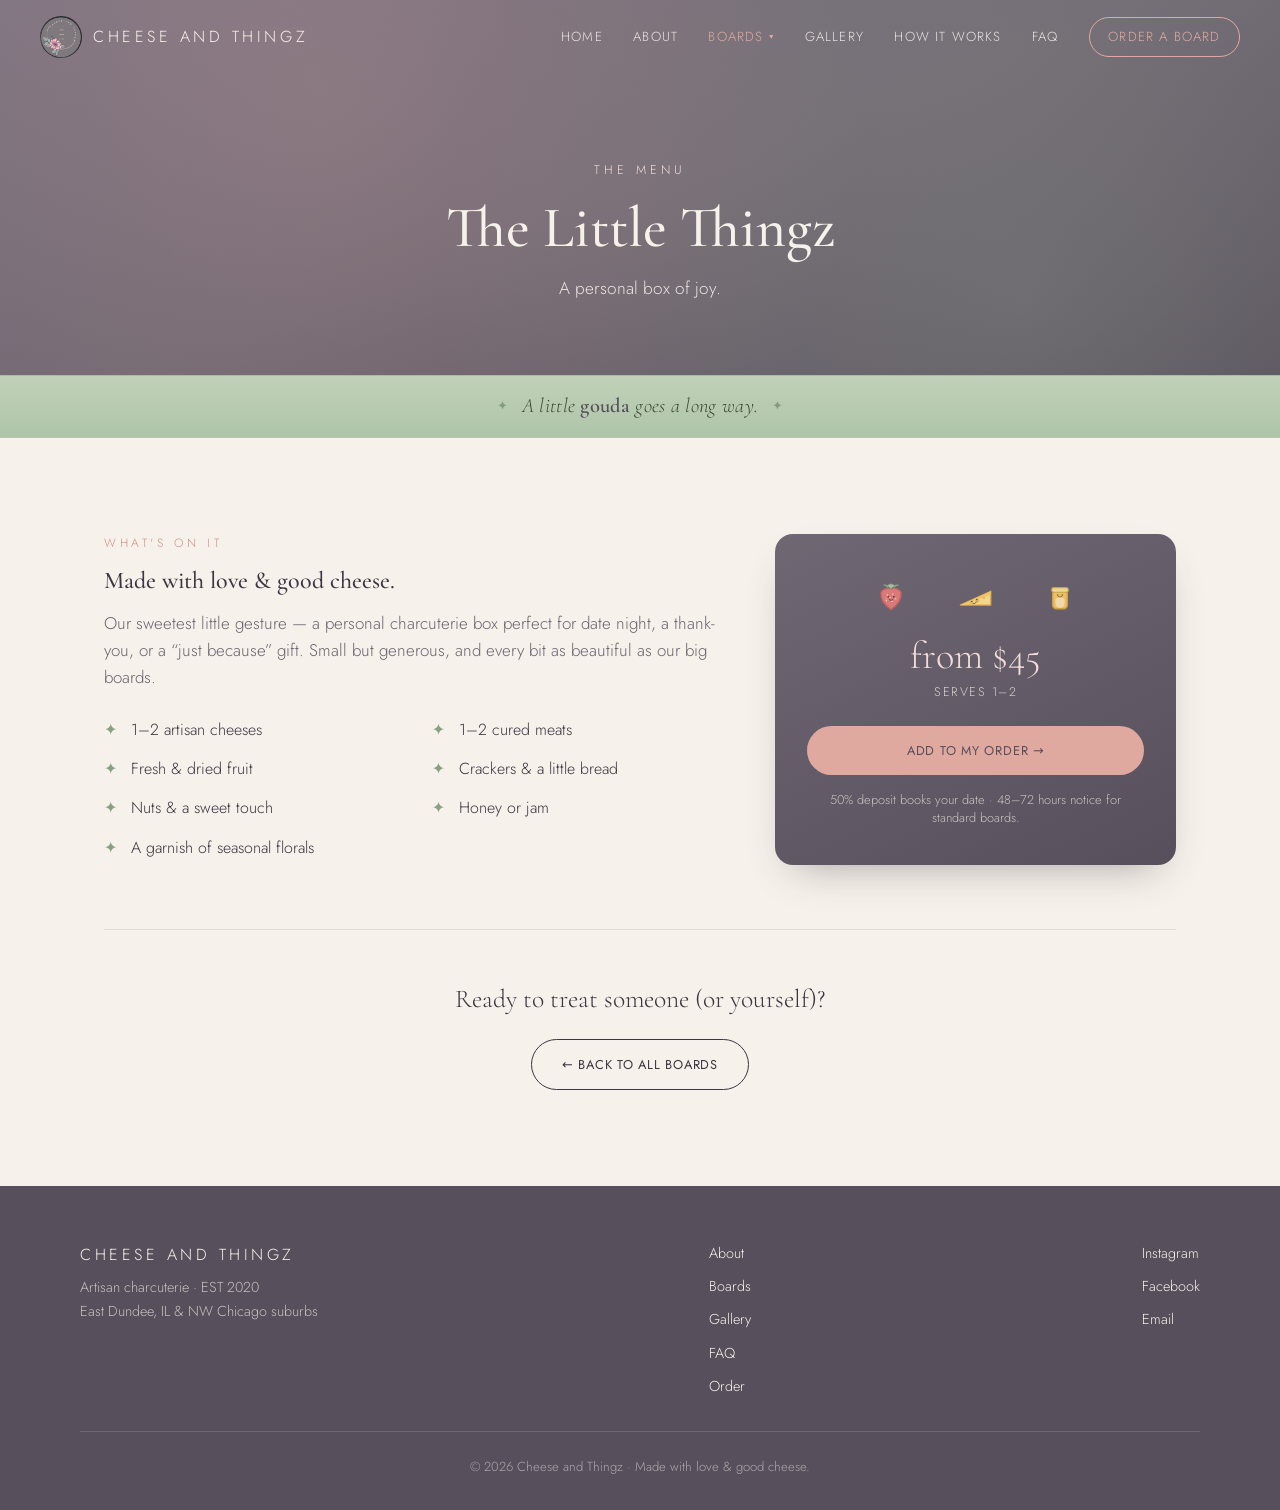
<file: little-thing.html>
<!DOCTYPE html>
<html lang="en">
<head>
  <meta charset="UTF-8" />
  <meta name="viewport" content="width=device-width, initial-scale=1.0" />
  <title>The Little Thingz — Cheese and Thingz</title>
  <meta name="description" content="The Little Thingz — A personal box of joy. Serves 1–2, from $45. See what's on it and add it to your order." />
  <meta property="og:type" content="website" />
  <meta property="og:title" content="The Little Thingz — Cheese and Thingz" />
  <meta property="og:description" content="The Little Thingz — A personal box of joy. Serves 1–2, from $45." />
  <meta property="og:image" content="https://R2xB2.github.io/cheese-and-thingz/assets/logo.png" />
  <meta property="og:url" content="https://R2xB2.github.io/cheese-and-thingz/little-thing.html" />
  <meta name="twitter:card" content="summary_large_image" />
  <meta name="twitter:title" content="The Little Thingz — Cheese and Thingz" />
  <meta name="twitter:description" content="The Little Thingz — A personal box of joy. Serves 1–2, from $45." />
  <meta name="twitter:image" content="https://R2xB2.github.io/cheese-and-thingz/assets/logo.png" />
  <link rel="preconnect" href="https://fonts.googleapis.com" />
  <link rel="preconnect" href="https://fonts.gstatic.com" crossorigin />
  <link href="https://fonts.googleapis.com/css2?family=Cormorant+Garamond:ital,wght@0,400;0,500;0,600;1,400&family=Jost:wght@300;400;500&display=swap" rel="stylesheet" />
  <link rel="stylesheet" href="styles.css" />
  <link rel="icon" href="assets/logo.png" />
</head>
<body>

  <header class="nav" id="nav">
    <a href="index.html" class="nav__brand">
      <img src="assets/logo.png" alt="Cheese and Thingz logo" class="nav__logo" onerror="this.style.display='none'" />
      <span class="nav__name">Cheese and Thingz</span>
    </a>
    <nav class="nav__links">
      <a href="index.html">Home</a>
      <a href="about.html">About</a>
      <div class="nav__item nav__item--drop">
        <a href="boards.html" class="nav__droptoggle" aria-current="page">Boards <span class="nav__caret" aria-hidden="true">▾</span></a>
        <div class="nav__menu">
          <a href="boards.html">All Boards</a>
          <a href="little-thing.html" aria-current="page">The Little Thingz</a>
          <a href="classic.html">The Classic Board</a>
          <a href="grazing-board.html">The Grazing Board</a>
          <a href="grazing-table.html">Grazing Table</a>
          <a href="seasonal.html">The Seasonal Board</a>
          <a href="build.html">Build Your Own</a>
        </div>
      </div>
      <a href="gallery.html">Gallery</a>
      <a href="how-it-works.html">How it Works</a>
      <a href="faq.html">FAQ</a>
      <a href="order.html" class="nav__cta">Order a Board</a>
    </nav>
    <button class="nav__toggle" id="navToggle" aria-label="Menu">☰</button>
  </header>

  <section class="pagehero">
    <div class="pagehero__inner">
      <p class="hero__eyebrow">The Menu</p>
      <h1>The Little Thingz</h1>
      <p class="pagehero__sub">A personal box of joy.</p>
    </div>
  </section>

  <div class="punbar">A little <span>gouda</span> goes a long way.</div>

  <section class="section boarddetail">
    <div class="boarddetail__grid">
      <div class="boarddetail__main">
        <span class="kicker">What's on it</span>
        <h2>Made with love &amp; good cheese.</h2>
        <p class="boarddetail__desc">Our sweetest little gesture — a personal charcuterie box perfect for date night, a thank-you, or a “just because” gift. Small but generous, and every bit as beautiful as our big boards.</p>
        <ul class="whatson__list"><li>1–2 artisan cheeses</li><li>1–2 cured meats</li><li>Fresh &amp; dried fruit</li><li>Crackers &amp; a little bread</li><li>Nuts &amp; a sweet touch</li><li>Honey or jam</li><li>A garnish of seasonal florals</li></ul>
      </div>
      <aside class="boarddetail__card">
        <div class="garnish"><img src="assets/strawberry.svg" alt="" /><img src="assets/cheese.svg" alt="" /><img src="assets/honey.svg" alt="" /></div>
        <div class="boarddetail__price">from $45</div>
        <div class="boarddetail__serves">Serves 1–2</div>
        <a href="order.html?board=little-thing" class="btn btn--primary">Add to my order →</a>
        <p class="boarddetail__note">50% deposit books your date · 48–72 hours notice for standard boards.</p>
      </aside>
    </div>
    <div class="cta-band">
      <p>Ready to treat someone (or yourself)?</p>
      <a href="boards.html" class="btn btn--ghost">← Back to all boards</a>
    </div>
  </section>

  <footer class="footer">
    <div class="footer__inner">
      <div class="footer__brand">
        <span class="nav__name">Cheese and Thingz</span>
        <p>Artisan charcuterie · EST 2020<br />East Dundee, IL &amp; NW Chicago suburbs</p>
      </div>
      <div class="footer__links">
        <a href="about.html">About</a>
        <a href="boards.html">Boards</a>
        <a href="gallery.html">Gallery</a>
        <a href="faq.html">FAQ</a>
        <a href="order.html">Order</a>
      </div>
      <div class="footer__social">
        <a href="https://www.instagram.com/cheeseandthingz" target="_blank" rel="noopener" aria-label="Instagram">Instagram</a>
        <a href="#" aria-label="Facebook">Facebook</a>
        <a href="mailto:hello@cheeseandthingz.com">Email</a>
      </div>
    </div>
    <p class="footer__fine">© <span id="year"></span> Cheese and Thingz · Made with love &amp; good cheese.</p>
  </footer>

  <script src="script.js"></script>
</body>
</html>
</file>
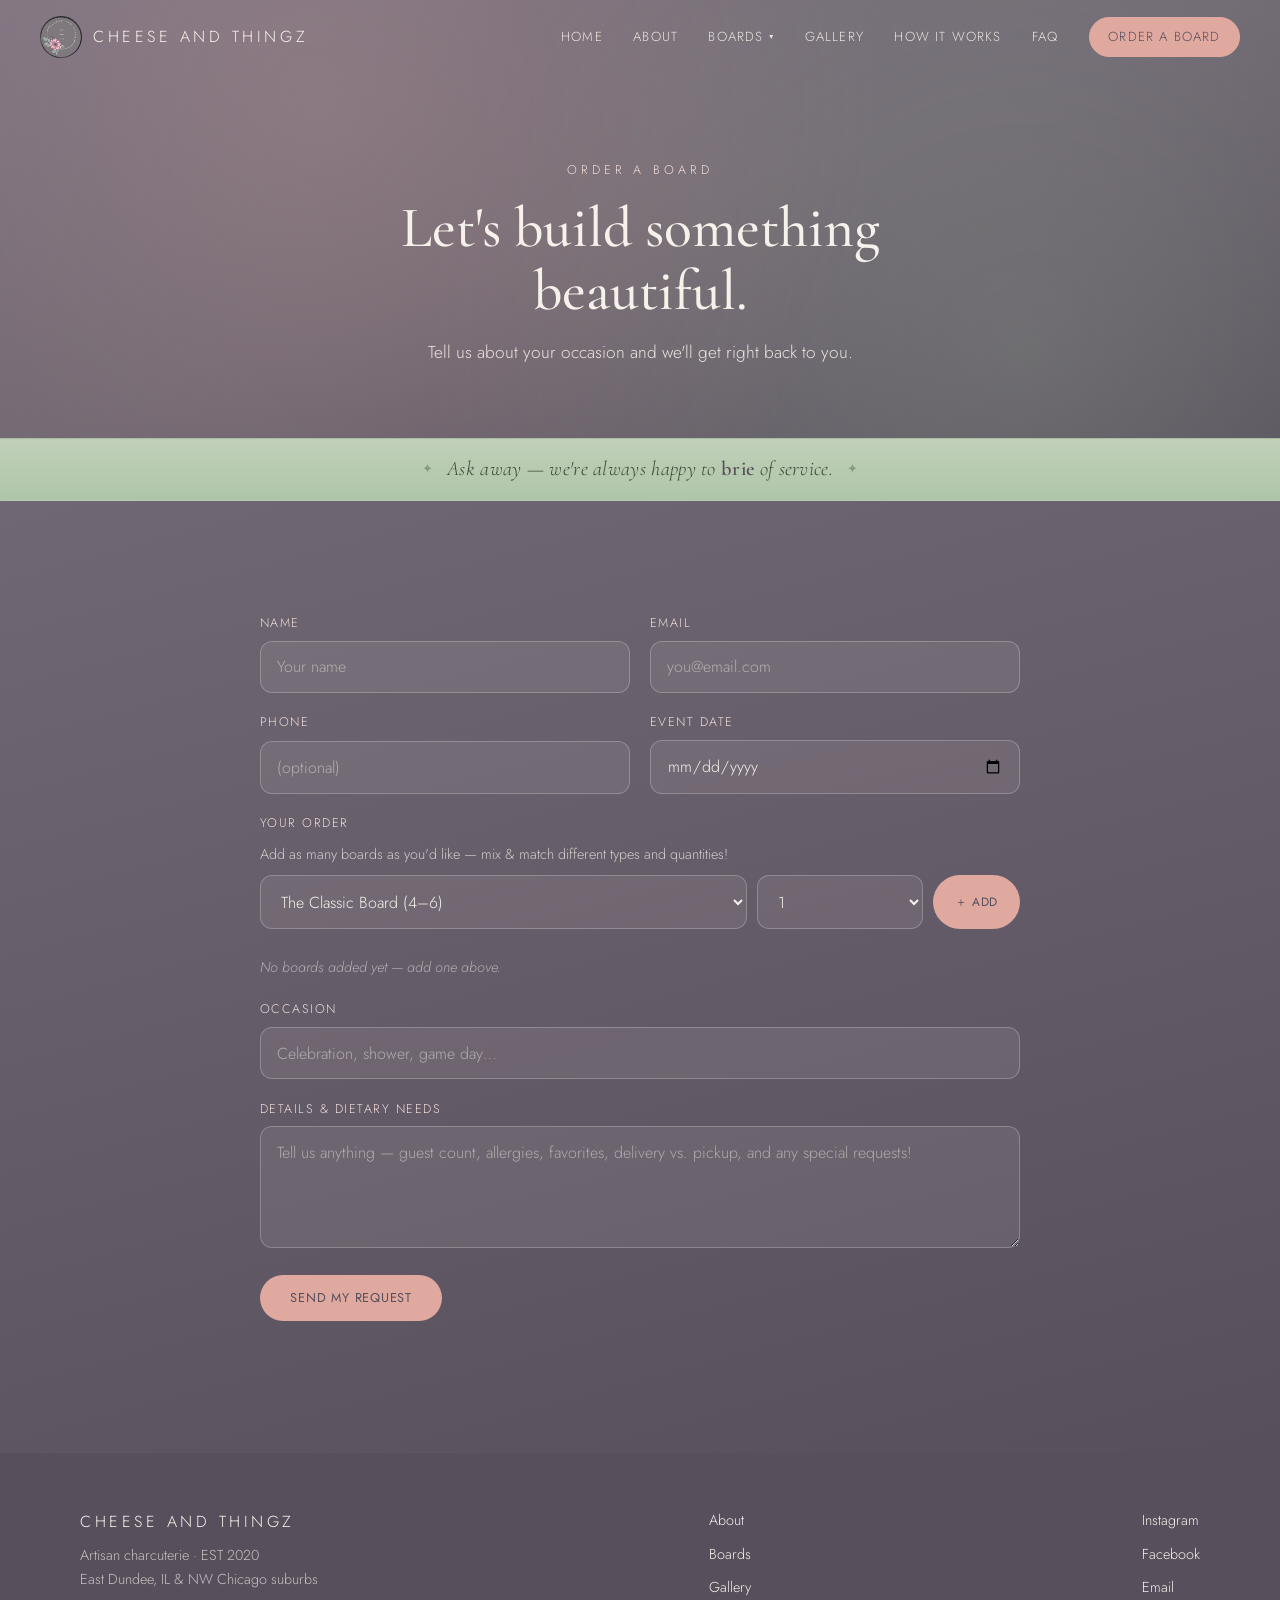
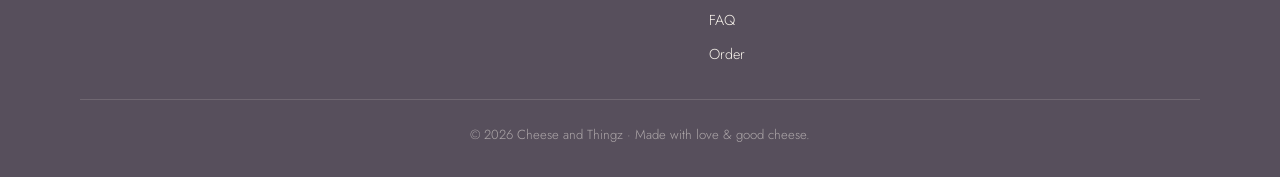
<file: order.html>
<!DOCTYPE html>
<html lang="en">
<head>
  <meta charset="UTF-8" />
  <meta name="viewport" content="width=device-width, initial-scale=1.0" />
  <title>Order a Board — Cheese and Thingz</title>
  <meta name="description" content="Request a custom Cheese and Thingz charcuterie board for your next occasion." />
  <meta property="og:type" content="website" />
  <meta property="og:title" content="Order a Board — Cheese and Thingz" />
  <meta property="og:description" content="Request a custom Cheese and Thingz charcuterie board for your next occasion." />
  <meta property="og:image" content="https://R2xB2.github.io/cheese-and-thingz/assets/logo.png" />
  <meta property="og:url" content="https://R2xB2.github.io/cheese-and-thingz/order.html" />
  <meta name="twitter:card" content="summary_large_image" />
  <meta name="twitter:title" content="Order a Board — Cheese and Thingz" />
  <meta name="twitter:description" content="Request a custom Cheese and Thingz charcuterie board for your next occasion." />
  <meta name="twitter:image" content="https://R2xB2.github.io/cheese-and-thingz/assets/logo.png" />
  <link rel="preconnect" href="https://fonts.googleapis.com" />
  <link rel="preconnect" href="https://fonts.gstatic.com" crossorigin />
  <link href="https://fonts.googleapis.com/css2?family=Cormorant+Garamond:ital,wght@0,400;0,500;0,600;1,400&family=Jost:wght@300;400;500&display=swap" rel="stylesheet" />
  <link rel="stylesheet" href="styles.css" />
  <link rel="icon" href="assets/logo.png" />
</head>
<body>

  <header class="nav" id="nav">
    <a href="index.html" class="nav__brand">
      <img src="assets/logo.png" alt="Cheese and Thingz logo" class="nav__logo" onerror="this.style.display='none'" />
      <span class="nav__name">Cheese and Thingz</span>
    </a>
    <nav class="nav__links">
      <a href="index.html">Home</a>
      <a href="about.html">About</a>
      <div class="nav__item nav__item--drop">
        <a href="boards.html" class="nav__droptoggle">Boards <span class="nav__caret" aria-hidden="true">▾</span></a>
        <div class="nav__menu">
          <a href="boards.html">All Boards</a>
          <a href="little-thing.html">The Little Thingz</a>
          <a href="classic.html">The Classic Board</a>
          <a href="grazing-board.html">The Grazing Board</a>
          <a href="grazing-table.html">Grazing Table</a>
          <a href="seasonal.html">The Seasonal Board</a>
          <a href="build.html">Build Your Own</a>
        </div>
      </div>
      <a href="gallery.html">Gallery</a>
      <a href="how-it-works.html">How it Works</a>
      <a href="faq.html">FAQ</a>
      <a href="order.html" class="nav__cta" aria-current="page">Order a Board</a>
    </nav>
    <button class="nav__toggle" id="navToggle" aria-label="Menu">☰</button>
  </header>

  <section class="pagehero">
    <div class="pagehero__inner">
      <p class="hero__eyebrow">Order a Board</p>
      <h1>Let's build something beautiful.</h1>
      <p class="pagehero__sub">Tell us about your occasion and we'll get right back to you.</p>
    </div>
  </section>

  <div class="punbar">Ask away — we're always happy to <span>brie</span> of service.</div>

  <section class="section order-section">
    <div class="inquire__inner">
      <!--
        FORM SETUP: This form uses Formspree (free) so submissions email you
        without any server. See README.md → "Wiring up the form" to get your
        endpoint, then replace YOUR_FORM_ID below.
      -->
      <form class="form" id="inquiryForm" action="https://formspree.io/f/YOUR_FORM_ID" method="POST">
        <!-- Formspree: redirect here after a non-JS submit; JS redirects too (see script.js) -->
        <input type="hidden" name="_next" value="https://R2xB2.github.io/cheese-and-thingz/thank-you.html" />
        <input type="hidden" name="_subject" value="New board request — Cheese and Thingz" />
        <div class="form__row">
          <label>Name
            <input type="text" name="name" required placeholder="Your name" />
          </label>
          <label>Email
            <input type="email" name="email" required placeholder="you@email.com" />
          </label>
        </div>
        <div class="form__row">
          <label>Phone
            <input type="tel" name="phone" placeholder="(optional)" />
          </label>
          <label>Event date
            <input type="date" name="date" />
          </label>
        </div>
        <div class="order-builder">
          <span class="order-builder__label">Your order</span>
          <p class="order-hint">Add as many boards as you'd like — mix &amp; match different types and quantities!</p>
          <div class="order-add">
            <select id="obBoard" aria-label="Board">
              <option>The Little Thingz (1–2)</option>
              <option selected>The Classic Board (4–6)</option>
              <option>The Grazing Board (8–12)</option>
              <option>Grazing Table (20+)</option>
              <option>The Seasonal Board</option>
              <option>Build Your Own Board</option>
              <option>Not sure — help me choose</option>
            </select>
            <select id="obQty" aria-label="Quantity">
              <option>1</option><option>2</option><option>3</option><option>4</option><option>5</option><option>6</option>
            </select>
            <button type="button" class="btn btn--primary" id="obAdd">＋ Add</button>
          </div>
          <ul class="order-list" id="orderList"></ul>
          <p class="order-empty" id="orderEmpty">No boards added yet — add one above.</p>
          <input type="hidden" name="order" id="orderField" />
        </div>
        <label>Occasion
          <input type="text" name="occasion" placeholder="Celebration, shower, game day…" />
        </label>
        <label>Details &amp; dietary needs
          <textarea name="details" rows="4" placeholder="Tell us anything — guest count, allergies, favorites, delivery vs. pickup, and any special requests!"></textarea>
        </label>
        <button type="submit" class="btn btn--primary form__submit">Send my request</button>
        <p class="form__status" id="formStatus" role="status"></p>
      </form>
    </div>
  </section>

  <footer class="footer">
    <div class="footer__inner">
      <div class="footer__brand">
        <span class="nav__name">Cheese and Thingz</span>
        <p>Artisan charcuterie · EST 2020<br />East Dundee, IL &amp; NW Chicago suburbs</p>
      </div>
      <div class="footer__links">
        <a href="about.html">About</a>
        <a href="boards.html">Boards</a>
        <a href="gallery.html">Gallery</a>
        <a href="faq.html">FAQ</a>
        <a href="order.html">Order</a>
      </div>
      <div class="footer__social">
        <a href="https://www.instagram.com/cheeseandthingz" target="_blank" rel="noopener" aria-label="Instagram">Instagram</a>
        <a href="#" aria-label="Facebook">Facebook</a>
        <a href="mailto:hello@cheeseandthingz.com">Email</a>
      </div>
    </div>
    <p class="footer__fine">© <span id="year"></span> Cheese and Thingz · Made with love &amp; good cheese.</p>
  </footer>

  <script src="script.js"></script>
</body>
</html>
</file>
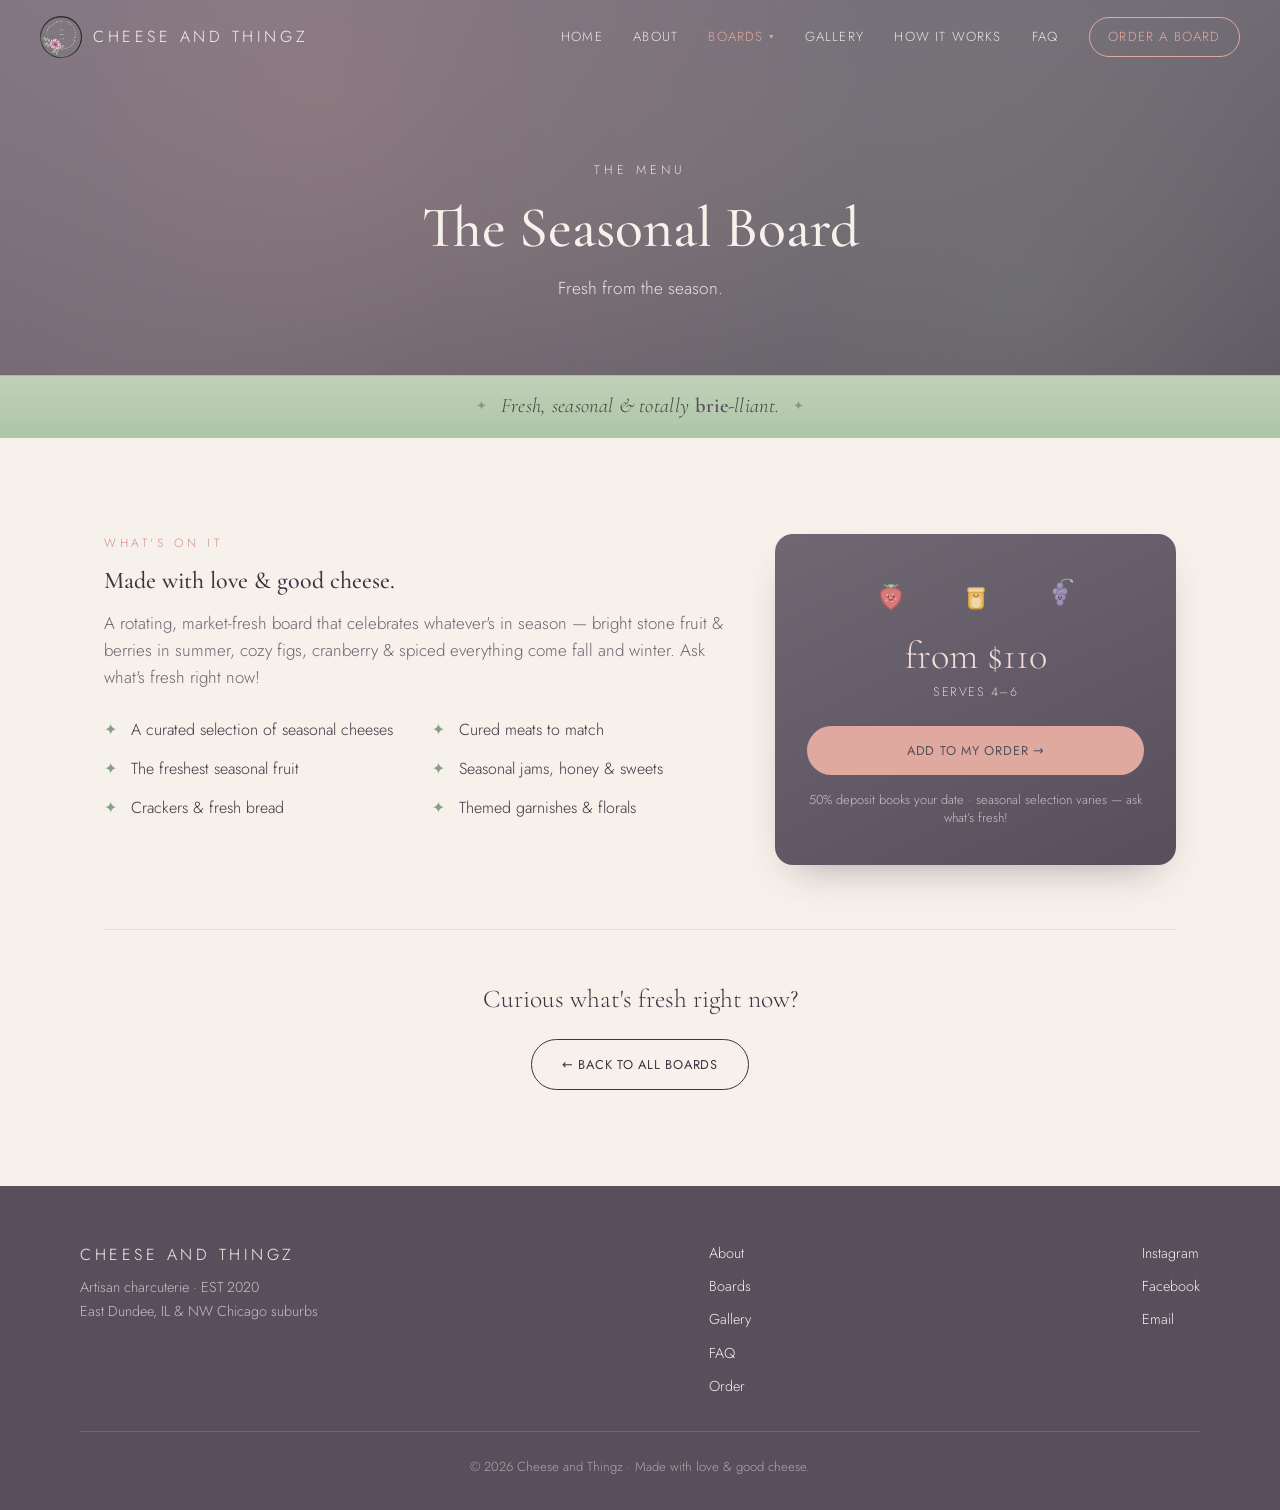
<file: seasonal.html>
<!DOCTYPE html>
<html lang="en">
<head>
  <meta charset="UTF-8" />
  <meta name="viewport" content="width=device-width, initial-scale=1.0" />
  <title>The Seasonal Board — Cheese and Thingz</title>
  <meta name="description" content="The Seasonal Board — Fresh from the season. Serves 4–6, from $110. See what's on it and add it to your order." />
  <meta property="og:type" content="website" />
  <meta property="og:title" content="The Seasonal Board — Cheese and Thingz" />
  <meta property="og:description" content="The Seasonal Board — Fresh from the season. Serves 4–6, from $110." />
  <meta property="og:image" content="https://R2xB2.github.io/cheese-and-thingz/assets/logo.png" />
  <meta property="og:url" content="https://R2xB2.github.io/cheese-and-thingz/seasonal.html" />
  <meta name="twitter:card" content="summary_large_image" />
  <meta name="twitter:title" content="The Seasonal Board — Cheese and Thingz" />
  <meta name="twitter:description" content="The Seasonal Board — Fresh from the season. Serves 4–6, from $110." />
  <meta name="twitter:image" content="https://R2xB2.github.io/cheese-and-thingz/assets/logo.png" />
  <link rel="preconnect" href="https://fonts.googleapis.com" />
  <link rel="preconnect" href="https://fonts.gstatic.com" crossorigin />
  <link href="https://fonts.googleapis.com/css2?family=Cormorant+Garamond:ital,wght@0,400;0,500;0,600;1,400&family=Jost:wght@300;400;500&display=swap" rel="stylesheet" />
  <link rel="stylesheet" href="styles.css" />
  <link rel="icon" href="assets/logo.png" />
</head>
<body>

  <header class="nav" id="nav">
    <a href="index.html" class="nav__brand">
      <img src="assets/logo.png" alt="Cheese and Thingz logo" class="nav__logo" onerror="this.style.display='none'" />
      <span class="nav__name">Cheese and Thingz</span>
    </a>
    <nav class="nav__links">
      <a href="index.html">Home</a>
      <a href="about.html">About</a>
      <div class="nav__item nav__item--drop">
        <a href="boards.html" class="nav__droptoggle" aria-current="page">Boards <span class="nav__caret" aria-hidden="true">▾</span></a>
        <div class="nav__menu">
          <a href="boards.html">All Boards</a>
          <a href="little-thing.html">The Little Thingz</a>
          <a href="classic.html">The Classic Board</a>
          <a href="grazing-board.html">The Grazing Board</a>
          <a href="grazing-table.html">Grazing Table</a>
          <a href="seasonal.html" aria-current="page">The Seasonal Board</a>
          <a href="build.html">Build Your Own</a>
        </div>
      </div>
      <a href="gallery.html">Gallery</a>
      <a href="how-it-works.html">How it Works</a>
      <a href="faq.html">FAQ</a>
      <a href="order.html" class="nav__cta">Order a Board</a>
    </nav>
    <button class="nav__toggle" id="navToggle" aria-label="Menu">☰</button>
  </header>

  <section class="pagehero">
    <div class="pagehero__inner">
      <p class="hero__eyebrow">The Menu</p>
      <h1>The Seasonal Board</h1>
      <p class="pagehero__sub">Fresh from the season.</p>
    </div>
  </section>

  <div class="punbar">Fresh, seasonal &amp; totally <span>brie</span>-lliant.</div>

  <section class="section boarddetail">
    <div class="boarddetail__grid">
      <div class="boarddetail__main">
        <span class="kicker">What's on it</span>
        <h2>Made with love &amp; good cheese.</h2>
        <p class="boarddetail__desc">A rotating, market-fresh board that celebrates whatever's in season — bright stone fruit &amp; berries in summer, cozy figs, cranberry &amp; spiced everything come fall and winter. Ask what's fresh right now!</p>
        <ul class="whatson__list"><li>A curated selection of seasonal cheeses</li><li>Cured meats to match</li><li>The freshest seasonal fruit</li><li>Seasonal jams, honey &amp; sweets</li><li>Crackers &amp; fresh bread</li><li>Themed garnishes &amp; florals</li></ul>
      </div>
      <aside class="boarddetail__card">
        <div class="garnish"><img src="assets/strawberry.svg" alt="" /><img src="assets/honey.svg" alt="" /><img src="assets/grapes.svg" alt="" /></div>
        <div class="boarddetail__price">from $110</div>
        <div class="boarddetail__serves">Serves 4–6</div>
        <a href="order.html?board=seasonal" class="btn btn--primary">Add to my order →</a>
        <p class="boarddetail__note">50% deposit books your date · seasonal selection varies — ask what’s fresh!</p>
      </aside>
    </div>
    <div class="cta-band">
      <p>Curious what's fresh right now?</p>
      <a href="boards.html" class="btn btn--ghost">← Back to all boards</a>
    </div>
  </section>

  <footer class="footer">
    <div class="footer__inner">
      <div class="footer__brand">
        <span class="nav__name">Cheese and Thingz</span>
        <p>Artisan charcuterie · EST 2020<br />East Dundee, IL &amp; NW Chicago suburbs</p>
      </div>
      <div class="footer__links">
        <a href="about.html">About</a>
        <a href="boards.html">Boards</a>
        <a href="gallery.html">Gallery</a>
        <a href="faq.html">FAQ</a>
        <a href="order.html">Order</a>
      </div>
      <div class="footer__social">
        <a href="https://www.instagram.com/cheeseandthingz" target="_blank" rel="noopener" aria-label="Instagram">Instagram</a>
        <a href="#" aria-label="Facebook">Facebook</a>
        <a href="mailto:hello@cheeseandthingz.com">Email</a>
      </div>
    </div>
    <p class="footer__fine">© <span id="year"></span> Cheese and Thingz · Made with love &amp; good cheese.</p>
  </footer>

  <script src="script.js"></script>
</body>
</html>
</file>
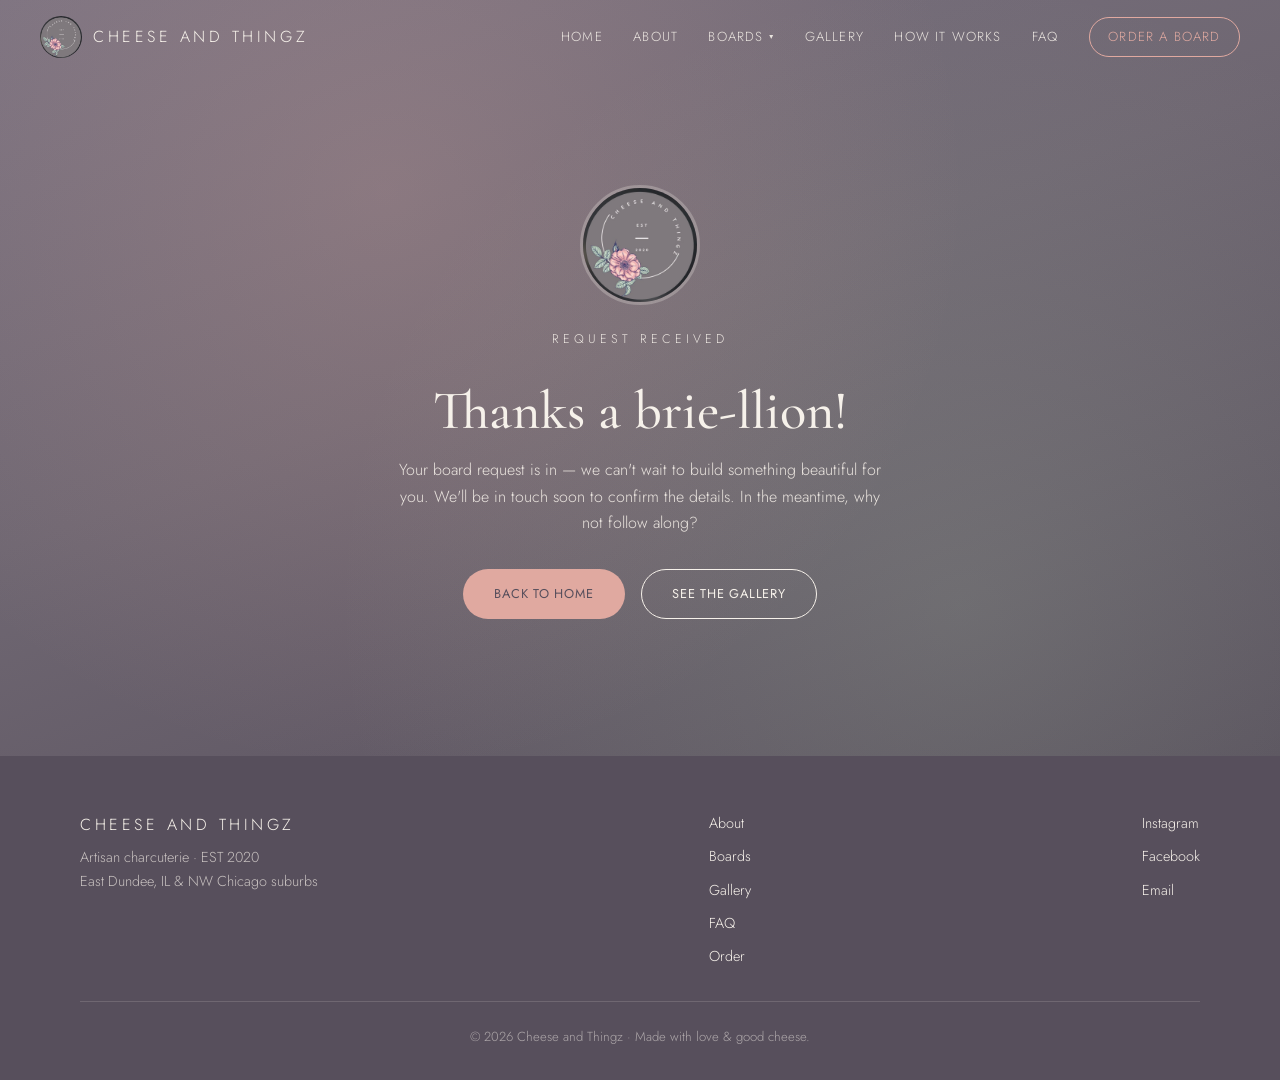
<file: thank-you.html>
<!DOCTYPE html>
<html lang="en">
<head>
  <meta charset="UTF-8" />
  <meta name="viewport" content="width=device-width, initial-scale=1.0" />
  <title>Thank You — Cheese and Thingz</title>
  <meta name="description" content="Thanks for your Cheese and Thingz inquiry — we'll be in touch soon!" />
  <meta name="robots" content="noindex" />
  <link rel="preconnect" href="https://fonts.googleapis.com" />
  <link rel="preconnect" href="https://fonts.gstatic.com" crossorigin />
  <link href="https://fonts.googleapis.com/css2?family=Cormorant+Garamond:ital,wght@0,400;0,500;0,600;1,400&family=Jost:wght@300;400;500&display=swap" rel="stylesheet" />
  <link rel="stylesheet" href="styles.css" />
  <link rel="icon" href="assets/logo.png" />
</head>
<body>

  <header class="nav is-scrolled" id="nav">
    <a href="index.html" class="nav__brand">
      <img src="assets/logo.png" alt="Cheese and Thingz logo" class="nav__logo" onerror="this.style.display='none'" />
      <span class="nav__name">Cheese and Thingz</span>
    </a>
    <nav class="nav__links">
      <a href="index.html">Home</a>
      <a href="about.html">About</a>
      <div class="nav__item nav__item--drop">
        <a href="boards.html" class="nav__droptoggle">Boards <span class="nav__caret" aria-hidden="true">▾</span></a>
        <div class="nav__menu">
          <a href="boards.html">All Boards</a>
          <a href="little-thing.html">The Little Thingz</a>
          <a href="classic.html">The Classic Board</a>
          <a href="grazing-board.html">The Grazing Board</a>
          <a href="grazing-table.html">Grazing Table</a>
          <a href="seasonal.html">The Seasonal Board</a>
          <a href="build.html">Build Your Own</a>
        </div>
      </div>
      <a href="gallery.html">Gallery</a>
      <a href="how-it-works.html">How it Works</a>
      <a href="faq.html">FAQ</a>
      <a href="order.html" class="nav__cta">Order a Board</a>
    </nav>
    <button class="nav__toggle" id="navToggle" aria-label="Menu">☰</button>
  </header>

  <section class="thankyou">
    <img src="assets/logo.png" alt="Cheese and Thingz" onerror="this.style.display='none'" />
    <p class="hero__eyebrow">Request Received</p>
    <h1>Thanks a brie-llion!</h1>
    <p>Your board request is in — we can't wait to build something beautiful for you. We'll be in touch soon to confirm the details. In the meantime, why not follow along?</p>
    <div class="hero__actions">
      <a href="index.html" class="btn btn--primary">Back to Home</a>
      <a href="gallery.html" class="btn btn--ghost">See the Gallery</a>
    </div>
  </section>

  <footer class="footer">
    <div class="footer__inner">
      <div class="footer__brand">
        <span class="nav__name">Cheese and Thingz</span>
        <p>Artisan charcuterie · EST 2020<br />East Dundee, IL &amp; NW Chicago suburbs</p>
      </div>
      <div class="footer__links">
        <a href="about.html">About</a>
        <a href="boards.html">Boards</a>
        <a href="gallery.html">Gallery</a>
        <a href="faq.html">FAQ</a>
        <a href="order.html">Order</a>
      </div>
      <div class="footer__social">
        <a href="https://www.instagram.com/cheeseandthingz" target="_blank" rel="noopener" aria-label="Instagram">Instagram</a>
        <a href="#" aria-label="Facebook">Facebook</a>
        <a href="mailto:hello@cheeseandthingz.com">Email</a>
      </div>
    </div>
    <p class="footer__fine">© <span id="year"></span> Cheese and Thingz · Made with love &amp; good cheese.</p>
  </footer>

  <script src="script.js"></script>
</body>
</html>
</file>
<file: styles.css>
/* ============================================================
   Cheese and Thingz — themed on the logo
   Palette: mauve-taupe · dusty rose · sage green · cream
   ============================================================ */

:root {
  --mauve:        #6f6772;  /* logo background */
  --mauve-deep:   #574f5c;
  --mauve-soft:   #8a8290;
  --rose:         #e0a9a0;  /* the rose */
  --rose-deep:    #cf8e85;
  --rose-tint:    #f3ddd8;
  --sage:         #a9c1a4;  /* the leaves */
  --sage-deep:    #86a081;
  --cream:        #f6f1ea;
  --cream-2:      #efe7dc;
  --ink:          #3c3542;
  --ink-soft:     #6b6470;
  --white:        #ffffff;

  --serif: "Cormorant Garamond", Georgia, serif;
  --sans:  "Jost", "Segoe UI", system-ui, sans-serif;

  --shadow: 0 18px 40px -20px rgba(60, 53, 66, 0.45);
  --radius: 18px;
}

* { margin: 0; padding: 0; box-sizing: border-box; }

html { scroll-behavior: smooth; overflow-x: clip; }

body {
  font-family: var(--sans);
  font-weight: 300;
  color: var(--ink);
  background: var(--cream);
  line-height: 1.65;
  -webkit-font-smoothing: antialiased;
  overflow-x: clip;
}

h1, h2, h3 { font-family: var(--serif); font-weight: 500; line-height: 1.1; }

a { color: inherit; text-decoration: none; }

img { max-width: 100%; display: block; }

/* ===== Buttons ===== */
.btn {
  display: inline-block;
  padding: 0.85rem 1.9rem;
  border-radius: 999px;
  font-family: var(--sans);
  font-weight: 400;
  letter-spacing: 0.06em;
  text-transform: uppercase;
  font-size: 0.8rem;
  cursor: pointer;
  border: 1.5px solid transparent;
  transition: all 0.25s ease;
}
.btn--primary { background: var(--rose); color: var(--mauve-deep); }
.btn--primary:hover { background: var(--rose-deep); color: var(--white); transform: translateY(-2px); }
.btn--ghost { border-color: currentColor; color: inherit; }
.btn--ghost:hover { background: rgba(255,255,255,0.12); transform: translateY(-2px); }

/* ===== Nav ===== */
.nav {
  position: fixed; top: 0; left: 0; right: 0; z-index: 100;
  display: flex; align-items: center; justify-content: space-between;
  padding: 1rem 2.5rem;
  background: rgba(111, 103, 114, 0.0);
  transition: background 0.3s ease, padding 0.3s ease, box-shadow 0.3s ease;
}
.nav.is-scrolled {
  background: rgba(87, 79, 92, 0.96);
  padding: 0.7rem 2.5rem;
  box-shadow: 0 8px 30px -18px rgba(0,0,0,0.6);
  backdrop-filter: blur(8px);
}
.nav__brand { display: flex; align-items: center; gap: 0.7rem; color: var(--cream); }
.nav__logo { width: 42px; height: 42px; border-radius: 50%; object-fit: cover; }
.nav__name {
  font-family: var(--sans); font-weight: 300; text-transform: uppercase;
  font-size: 1rem; letter-spacing: 0.22em; color: var(--cream);
}
.amp { color: var(--rose); font-style: italic; }
.nav__links { display: flex; align-items: center; gap: 1.9rem; }
.nav__links a {
  color: var(--cream); font-size: 0.82rem; letter-spacing: 0.09em;
  text-transform: uppercase; opacity: 0.9; transition: opacity 0.2s, color 0.2s;
}
.nav__links a:hover { opacity: 1; color: var(--rose); }
.nav__cta {
  border: 1.4px solid var(--rose); border-radius: 999px; padding: 0.5rem 1.15rem;
  color: var(--rose) !important; opacity: 1 !important;
}
.nav__cta:hover { background: var(--rose); color: var(--mauve-deep) !important; }
.nav__links a[aria-current="page"] { color: var(--rose); opacity: 1; }
.nav__cta[aria-current="page"] { background: var(--rose); color: var(--mauve-deep) !important; }
.nav__toggle {
  display: none; background: none; border: none; color: var(--cream);
  font-size: 1.6rem; cursor: pointer;
}

/* ===== Boards dropdown ===== */
.nav__item--drop { position: relative; display: inline-flex; align-items: center; padding-bottom: 0.5rem; margin-bottom: -0.5rem; }
.nav__droptoggle { display: inline-flex; align-items: center; gap: 0.35rem; }
.nav__caret { font-size: 0.6em; transition: transform 0.25s ease; }
.nav__item--drop.is-open .nav__caret { transform: rotate(180deg); }
.nav__menu {
  position: absolute; top: 100%; left: 50%;
  transform: translateX(-50%) translateY(10px);
  display: flex; flex-direction: column; gap: 0.15rem;
  min-width: 190px; padding: 0.5rem; border-radius: 14px;
  background: rgba(87,79,92,0.98); backdrop-filter: blur(8px);
  box-shadow: 0 18px 44px -18px rgba(0,0,0,0.65);
  opacity: 0; visibility: hidden; pointer-events: none;
  transition: opacity 0.22s ease, transform 0.22s ease; z-index: 300;
}
.nav__item--drop.is-open .nav__menu {
  opacity: 1; visibility: visible; pointer-events: auto;
  transform: translateX(-50%) translateY(6px);
}
.nav__menu a {
  padding: 0.6rem 0.95rem; border-radius: 9px; white-space: nowrap;
  text-transform: none !important; letter-spacing: 0.02em; font-size: 0.92rem;
}
.nav__menu a:hover { background: rgba(246,241,234,0.12); }

/* ===== Hero ===== */
.hero {
  position: relative; min-height: 100vh;
  display: flex; flex-direction: column; align-items: center; justify-content: center;
  text-align: center; padding: 7rem 1.5rem 4rem;
  color: var(--cream);
  background:
    radial-gradient(circle at 30% 20%, rgba(224,169,160,0.22), transparent 55%),
    radial-gradient(circle at 75% 75%, rgba(169,193,164,0.20), transparent 55%),
    linear-gradient(160deg, #7a7280 0%, #6f6772 45%, #574f5c 100%);
}
.hero__inner { max-width: 720px; }
.hero__logo {
  width: 190px; height: 190px; border-radius: 50%; object-fit: cover;
  margin: 0 auto 1.8rem; box-shadow: 0 20px 50px -20px rgba(0,0,0,0.55);
  border: 3px solid rgba(246,241,234,0.25);
}
.hero__logo.is-missing { display: none; }
.hero__eyebrow {
  text-transform: uppercase; letter-spacing: 0.32em; font-size: 0.78rem;
  color: var(--rose-tint); margin-bottom: 1rem;
}
.hero__title { font-size: clamp(2.2rem, 7vw, 4.6rem); margin-bottom: 1.2rem; }
.hero__sub {
  font-size: 1.12rem; max-width: 560px; margin: 0 auto 2.2rem;
  color: rgba(246,241,234,0.9); font-weight: 300;
}
.hero__actions { display: flex; gap: 1rem; justify-content: center; flex-wrap: wrap; }
.hero__scroll {
  position: absolute; bottom: 2rem; color: var(--rose); font-size: 1.2rem;
  animation: float 2.4s ease-in-out infinite;
}
@keyframes float { 0%,100% { transform: translateY(0); opacity: 0.7; } 50% { transform: translateY(8px); opacity: 1; } }

/* ===== Page banner (subpages) ===== */
.pagehero {
  display: flex; align-items: center; justify-content: center; text-align: center;
  padding: 10rem 1.5rem 4.5rem; color: var(--cream);
  background:
    radial-gradient(circle at 25% 25%, rgba(224,169,160,0.22), transparent 55%),
    radial-gradient(circle at 80% 80%, rgba(169,193,164,0.20), transparent 55%),
    linear-gradient(160deg, #7a7280 0%, #6f6772 50%, #574f5c 100%);
}
.pagehero__inner { max-width: 680px; }
.pagehero h1 { font-size: clamp(2.3rem, 5vw, 3.6rem); margin-bottom: 0.9rem; }
.pagehero__sub { color: rgba(246,241,234,0.9); font-size: 1.08rem; }

/* ===== Home explore cards ===== */
.explore__grid { display: grid; grid-template-columns: repeat(4, 1fr); gap: 1.5rem; }
.explore__card {
  display: flex; flex-direction: column; gap: 0.4rem;
  background: var(--white); border-radius: var(--radius); padding: 2rem 1.6rem;
  box-shadow: 0 12px 30px -22px rgba(60,53,66,0.4);
  border: 1px solid rgba(111,103,114,0.08);
  transition: transform 0.25s, box-shadow 0.25s;
}
.explore__card:hover { transform: translateY(-6px); box-shadow: var(--shadow); }
.explore__card h3 { font-size: 1.5rem; }
.explore__card p { color: var(--ink-soft); font-size: 0.95rem; flex: 1; }
.explore__more { color: var(--rose-deep); font-size: 0.85rem; letter-spacing: 0.06em; margin-top: 0.6rem; }
.explore__card--cta { background: linear-gradient(160deg, var(--mauve) 0%, var(--mauve-deep) 100%); color: var(--cream); }
.explore__card--cta p { color: rgba(246,241,234,0.85); }
.explore__card--cta .explore__more { color: var(--rose-tint); }

/* ===== CTA band ===== */
.cta-band {
  text-align: center; margin-top: 4rem; padding-top: 3rem;
  border-top: 1px solid rgba(111,103,114,0.15);
}
.cta-band p { font-family: var(--serif); font-size: 1.6rem; color: var(--ink); margin-bottom: 1.2rem; }

/* ===== Cute illustrations & garnish ===== */
.garnish {
  display: flex; justify-content: center; align-items: center;
  gap: clamp(0.8rem, 4vw, 2.4rem); flex-wrap: wrap; max-width: 720px; margin: 0 auto;
}
.garnish img { width: 58px; height: 58px; transition: transform 0.3s ease; }
.garnish img:hover { transform: translateY(-8px) rotate(-6deg); }
.garnish--hero { margin-top: 2.5rem; }
.garnish--hero img { width: 52px; height: 52px; filter: drop-shadow(0 6px 12px rgba(0,0,0,0.25)); }

/* ===== Pun bar ===== */
.punbar {
  text-align: center; padding: 1rem 1.5rem; line-height: 1.4;
  font-family: var(--serif); font-style: italic;
  font-size: clamp(1.05rem, 2.2vw, 1.28rem); letter-spacing: 0.015em;
  color: #3d4a38;
  background: linear-gradient(180deg, #c1d1b9 0%, #aec5a8 100%);
  border-top: 1px solid rgba(87, 79, 92, 0.08);
  border-bottom: 1px solid rgba(87, 79, 92, 0.08);
}
.punbar::before, .punbar::after {
  content: "✦"; font-style: normal; font-size: 0.62em;
  color: #7f9679; opacity: 0.9; vertical-align: 0.15em;
}
.punbar::before { margin-right: 0.85rem; }
.punbar::after { margin-left: 0.85rem; }
.punbar span { font-style: normal; font-weight: 600; color: var(--mauve-deep); }
.hero__pun {
  margin-top: 1.4rem; min-height: 1.4em; font-family: var(--serif); font-style: italic;
  font-size: 1.25rem; color: var(--rose-tint); transition: opacity 0.4s ease;
}

/* ===== Menu card icons ===== */
.card__icon { width: 56px; height: 56px; margin: 0 auto 0.5rem; display: block; }

/* ===== Gallery illustration tiles ===== */
.gallery__item--illus {
  background: var(--white); border: 1px solid rgba(111,103,114,0.12);
  flex-direction: column; gap: 0.6rem;
}
.gallery__item--illus img { width: 44%; height: auto; }
.gallery__cap {
  font-family: var(--serif); font-style: italic; font-size: 1.05rem;
  color: var(--rose-deep); text-transform: none; letter-spacing: 0.01em;
}

/* ===== Sections ===== */
.section { padding: 6rem 1.5rem; max-width: 1120px; margin: 0 auto; }
.section__head { text-align: center; max-width: 640px; margin: 0 auto 3.5rem; }
.kicker {
  display: inline-block; text-transform: uppercase; letter-spacing: 0.3em;
  font-size: 0.75rem; color: var(--rose-deep); margin-bottom: 0.9rem;
}
.section__head h2 { font-size: clamp(2rem, 4vw, 3rem); color: var(--ink); }
.section__lead { margin-top: 1rem; color: var(--ink-soft); }

/* ===== About ===== */
.about { }
.about__grid { display: grid; grid-template-columns: 1.3fr 0.9fr; gap: 3rem; align-items: center; }
.about__text p { margin-bottom: 1.1rem; color: var(--ink-soft); }
.about__points { list-style: none; margin-top: 1.5rem; display: grid; gap: 0.6rem; }
.about__points li { position: relative; padding-left: 1.6rem; color: var(--ink); }
.about__points li::before { content: "✦"; position: absolute; left: 0; color: var(--sage-deep); }
.about__card {
  background: linear-gradient(155deg, var(--mauve) 0%, var(--mauve-deep) 100%);
  border-radius: var(--radius); padding: 3rem 2rem; text-align: center;
  color: var(--cream); box-shadow: var(--shadow);
}
.about__badge { display: inline-flex; flex-direction: column; align-items: center; gap: 0.6rem; margin-bottom: 1.5rem; }
.about__badge-est, .about__badge-year { letter-spacing: 0.4em; font-size: 0.85rem; padding-left: 0.4em; }
.about__badge-line { width: 60px; height: 2px; background: var(--rose); }
.about__quote { font-family: var(--serif); font-style: italic; font-size: 1.5rem; color: var(--rose-tint); }

/* ===== Menu ===== */
.menu { background: var(--cream-2); max-width: none; }
.menu > * { max-width: 1120px; margin-left: auto; margin-right: auto; }
.menu__grid { display: grid; grid-template-columns: repeat(4, 1fr); gap: 1.5rem; }
.card {
  background: var(--white); border-radius: var(--radius); padding: 2rem 1.6rem;
  text-align: center; box-shadow: 0 12px 30px -22px rgba(60,53,66,0.4);
  border: 1px solid rgba(111,103,114,0.08); transition: transform 0.25s, box-shadow 0.25s;
  position: relative;
}
.menu__grid .card { transition: transform 0.25s ease, box-shadow 0.25s ease, opacity 0.6s ease; }
.menu__grid .card:hover { transform: translateY(-6px); box-shadow: var(--shadow); }
.card--feature { background: linear-gradient(160deg, var(--mauve) 0%, var(--mauve-deep) 100%); color: var(--cream); }
.card--feature .card__serves, .card--feature .card__desc { color: rgba(246,241,234,0.85); }
.card--feature .card__price { color: var(--rose-tint); }
.card__tag {
  position: absolute; top: -12px; left: 50%; transform: translateX(-50%);
  background: var(--rose); color: var(--mauve-deep); font-size: 0.65rem;
  text-transform: uppercase; letter-spacing: 0.15em; padding: 0.3rem 0.9rem; border-radius: 999px;
}
.card h3 { font-size: 1.5rem; margin-bottom: 0.3rem; }
.card__serves { font-size: 0.8rem; letter-spacing: 0.1em; text-transform: uppercase; color: var(--ink-soft); }
.card__price { font-family: var(--serif); font-size: 1.8rem; color: var(--rose-deep); margin: 0.8rem 0; }
.card__desc { font-size: 0.92rem; color: var(--ink-soft); }
.menu__note { text-align: center; margin-top: 2.5rem; color: var(--ink-soft); font-size: 0.95rem; }

/* ===== Seasonal feature banner ===== */
.seasonal {
  display: grid; grid-template-columns: 1.5fr 0.9fr; gap: 2rem; align-items: center;
  margin-top: 2.5rem; padding: 2.4rem 2.6rem; border-radius: var(--radius);
  color: var(--cream); box-shadow: var(--shadow);
  background:
    radial-gradient(circle at 85% 20%, rgba(224,169,160,0.22), transparent 55%),
    linear-gradient(150deg, var(--mauve) 0%, var(--mauve-deep) 100%);
}
.seasonal__tag {
  display: inline-block; background: var(--rose); color: var(--mauve-deep);
  font-size: 0.68rem; letter-spacing: 0.15em; text-transform: uppercase;
  padding: 0.32rem 0.95rem; border-radius: 999px; margin-bottom: 0.9rem;
}
.seasonal h3 { font-size: 2.1rem; margin-bottom: 0.5rem; }
.seasonal p { color: rgba(246,241,234,0.88); font-size: 1rem; line-height: 1.55; }
.seasonal__price { font-family: var(--serif); font-size: 1.7rem; color: var(--rose-tint); margin-top: 0.9rem; }
.seasonal__art { display: flex; justify-content: center; gap: 0.6rem; }
.seasonal__art img { width: 66px; height: 66px; filter: drop-shadow(0 6px 12px rgba(0,0,0,0.28)); }
@media (max-width: 860px) {
  .seasonal { grid-template-columns: 1fr; text-align: center; padding: 2rem 1.6rem; }
  .seasonal__art { margin-top: 1rem; }
}

/* ===== Build your own board ===== */
.byo {
  margin-top: 1.6rem; padding: 2.4rem 2.6rem; border-radius: var(--radius);
  background: var(--white); border: 2px dashed var(--sage-deep);
  display: grid; grid-template-columns: 1.3fr 1fr; gap: 2.2rem; align-items: center;
}
.byo__tag {
  display: inline-block; background: var(--sage); color: #35402f;
  font-size: 0.68rem; letter-spacing: 0.15em; text-transform: uppercase;
  padding: 0.32rem 0.95rem; border-radius: 999px; margin-bottom: 0.9rem;
}
.byo h3 { font-size: 2.1rem; color: var(--ink); margin-bottom: 0.5rem; }
.byo__text > p { color: var(--ink-soft); font-size: 1rem; line-height: 1.55; }
.byo__price { font-family: var(--serif); font-style: italic; font-size: 1.1rem; color: var(--rose-deep); margin: 0.9rem 0 1.2rem; }
.byo__steps { display: grid; gap: 1rem; }
.byo__step { display: flex; align-items: center; gap: 1rem; }
.byo__step span {
  flex: none; width: 2.5rem; height: 2.5rem; border-radius: 50%;
  background: var(--sage); color: var(--white); font-family: var(--serif);
  font-size: 1.25rem; display: flex; align-items: center; justify-content: center;
}
.byo__step p { color: var(--ink); font-size: 0.98rem; }
@media (max-width: 860px) {
  .byo { grid-template-columns: 1fr; text-align: center; padding: 2rem 1.6rem; }
  .byo__step { justify-content: center; text-align: left; }
}

/* ===== Gallery ===== */
.gallery__grid { display: grid; grid-template-columns: repeat(3, 1fr); gap: 1.2rem; }
.gallery__item {
  aspect-ratio: 4 / 3; border-radius: var(--radius); overflow: hidden;
  display: flex; align-items: center; justify-content: center;
  background: linear-gradient(135deg, var(--rose-tint), var(--sage) 130%);
  color: var(--mauve-deep); font-size: 0.85rem; letter-spacing: 0.1em;
  text-transform: uppercase; border: 1px dashed rgba(87,79,92,0.35);
}
.gallery__item img { width: 100%; height: 100%; object-fit: cover; }

/* ===== How ===== */
.how { background: var(--cream-2); max-width: none; }
.how > * { max-width: 1120px; margin-left: auto; margin-right: auto; }
.how__steps { list-style: none; display: grid; grid-template-columns: repeat(4, 1fr); gap: 1.5rem; }
.how__steps li { text-align: center; padding: 1rem; }
.how__num {
  display: inline-flex; align-items: center; justify-content: center;
  width: 54px; height: 54px; border-radius: 50%;
  background: var(--sage); color: var(--white); font-family: var(--serif);
  font-size: 1.5rem; margin-bottom: 1rem;
}
.how__steps h3 { font-size: 1.3rem; margin-bottom: 0.4rem; }
.how__steps p { color: var(--ink-soft); font-size: 0.92rem; }

/* ===== Inquiry ===== */
.inquire {
  max-width: none; background: linear-gradient(165deg, var(--mauve) 0%, var(--mauve-deep) 100%);
  color: var(--cream);
}
.inquire .kicker { color: var(--rose-tint); }
.inquire .section__head h2 { color: var(--cream); }
.inquire .section__lead { color: rgba(246,241,234,0.85); }
.inquire__inner { max-width: 760px; margin: 0 auto; }

/* Order page: themed background so the form reads well */
.order-section {
  max-width: none; color: var(--cream);
  background: linear-gradient(165deg, var(--mauve) 0%, var(--mauve-deep) 100%);
}

/* ===== Order builder (add multiple boards) ===== */
.order-builder { display: grid; gap: 0.55rem; }
.order-builder__label { font-size: 0.78rem; letter-spacing: 0.12em; text-transform: uppercase; color: var(--rose-tint); }
.order-hint { font-size: 0.9rem; color: rgba(246,241,234,0.75); margin: 0; }
.order-add { display: flex; gap: 0.6rem; flex-wrap: wrap; align-items: stretch; }
.order-add select {
  font-family: var(--sans); font-size: 1rem; font-weight: 300; color: var(--cream);
  padding: 0.75rem 0.9rem; border-radius: 12px; border: 1px solid rgba(246,241,234,0.25);
  background: rgba(246,241,234,0.08);
}
.order-add #obBoard { flex: 3 1 180px; min-width: 0; }
.order-add #obQty { flex: 1 1 64px; min-width: 0; }
.order-add select option { color: var(--ink); }
.order-add #obAdd { flex: 0 0 auto; padding: 0.75rem 1.3rem; font-size: 0.75rem; }
.order-list { list-style: none; display: grid; gap: 0.5rem; margin: 0.4rem 0 0; padding: 0; }
.order-list li {
  display: flex; align-items: center; justify-content: space-between; gap: 1rem;
  background: rgba(246,241,234,0.1); border: 1px solid rgba(246,241,234,0.2);
  border-radius: 11px; padding: 0.6rem 0.5rem 0.6rem 1rem;
}
.order-list li span { color: var(--cream); font-size: 0.98rem; }
.order-list li button {
  background: none; border: none; color: var(--rose-tint); cursor: pointer;
  font-size: 1.05rem; line-height: 1; padding: 0.3rem 0.6rem; border-radius: 8px;
}
.order-list li button:hover { background: rgba(246,241,234,0.12); }
.order-empty { color: rgba(246,241,234,0.55); font-size: 0.9rem; font-style: italic; margin: 0.2rem 0 0; }
.order-list:not(:empty) + .order-empty { display: none; }
.form { display: grid; gap: 1.2rem; margin-top: 1rem; }
.form__row { display: grid; grid-template-columns: 1fr 1fr; gap: 1.2rem; }
.form label { display: grid; gap: 0.45rem; font-size: 0.78rem; letter-spacing: 0.12em; text-transform: uppercase; color: var(--rose-tint); }
.form input, .form select, .form textarea {
  font-family: var(--sans); font-size: 1rem; font-weight: 300;
  padding: 0.85rem 1rem; border-radius: 12px; border: 1px solid rgba(246,241,234,0.25);
  background: rgba(246,241,234,0.08); color: var(--cream); text-transform: none; letter-spacing: normal;
}
.form input::placeholder, .form textarea::placeholder { color: rgba(246,241,234,0.5); }
.form input:focus, .form select:focus, .form textarea:focus {
  outline: none; border-color: var(--rose); background: rgba(246,241,234,0.14);
}
.form select option { color: var(--ink); }
.form__submit { justify-self: start; margin-top: 0.5rem; border: none; }
.form__status { font-size: 0.9rem; letter-spacing: normal; text-transform: none; min-height: 1.2em; }
.form__status.is-ok { color: var(--sage); }
.form__status.is-err { color: var(--rose-tint); }

/* ===== Footer ===== */
.footer { background: var(--mauve-deep); color: var(--cream); padding: 3.5rem 1.5rem 2rem; }
.footer__inner {
  max-width: 1120px; margin: 0 auto; display: flex; justify-content: space-between;
  flex-wrap: wrap; gap: 2rem; padding-bottom: 2rem; border-bottom: 1px solid rgba(246,241,234,0.15);
}
.footer__brand p { color: rgba(246,241,234,0.7); font-size: 0.9rem; margin-top: 0.5rem; }
.footer__links, .footer__social { display: flex; flex-direction: column; gap: 0.6rem; font-size: 0.9rem; }
.footer__links a:hover, .footer__social a:hover { color: var(--rose); }
.footer__fine { text-align: center; margin-top: 1.5rem; font-size: 0.82rem; color: rgba(246,241,234,0.55); }

/* ===== Reveal animation (scroll) ===== */
.reveal { opacity: 0; transform: translateY(30px); transition: opacity 0.8s cubic-bezier(0.2,0.7,0.2,1), transform 0.8s cubic-bezier(0.2,0.7,0.2,1); }
.reveal.is-in { opacity: 1; transform: none; }

/* ===== Page-load entrance (Apple-style fade-up) ===== */
@keyframes riseIn { from { opacity: 0; transform: translateY(28px); } to { opacity: 1; transform: none; } }
.hero__inner > *, .pagehero__inner > * { animation: riseIn 0.9s cubic-bezier(0.2,0.7,0.2,1) both; }
.hero__inner > *:nth-child(1) { animation-delay: 0.06s; }
.hero__inner > *:nth-child(2) { animation-delay: 0.14s; }
.hero__inner > *:nth-child(3) { animation-delay: 0.22s; }
.hero__inner > *:nth-child(4) { animation-delay: 0.30s; }
.hero__inner > *:nth-child(5) { animation-delay: 0.38s; }
.hero__inner > *:nth-child(6) { animation-delay: 0.46s; }
.garnish--hero { animation: riseIn 0.9s cubic-bezier(0.2,0.7,0.2,1) 0.54s both; }
.pagehero__inner > *:nth-child(1) { animation-delay: 0.06s; }
.pagehero__inner > *:nth-child(2) { animation-delay: 0.16s; }
.pagehero__inner > *:nth-child(3) { animation-delay: 0.26s; }

@media (prefers-reduced-motion: reduce) {
  .hero__inner > *, .pagehero__inner > *, .garnish--hero { animation: none; }
  .reveal { transition: none; opacity: 1; transform: none; }
  html { scroll-behavior: auto; }
}

/* ===== Reviews ===== */
.reviews__grid { display: grid; grid-template-columns: repeat(3, 1fr); gap: 1.5rem; }
.review {
  background: var(--white); border-radius: var(--radius); padding: 2rem 1.7rem; margin: 0;
  box-shadow: 0 12px 30px -22px rgba(60,53,66,0.4); border: 1px solid rgba(111,103,114,0.08);
}
.review__stars { color: var(--rose-deep); letter-spacing: 0.18em; margin-bottom: 0.8rem; }
.review p { font-family: var(--serif); font-style: italic; font-size: 1.2rem; color: var(--ink); margin-bottom: 1rem; line-height: 1.5; }
.review cite { font-style: normal; font-size: 0.82rem; letter-spacing: 0.08em; text-transform: uppercase; color: var(--ink-soft); }

/* ===== Occasions ===== */
.occasions { background: var(--cream-2); max-width: none; }
.occasions > * { max-width: 1120px; margin-left: auto; margin-right: auto; }
.occasions__grid { display: grid; grid-template-columns: repeat(6, 1fr); gap: 1.2rem; }
.occasion { text-align: center; }
.occasion img { width: 52px; height: 52px; margin: 0 auto 0.6rem; transition: transform 0.25s; }
.occasion:hover img { transform: translateY(-6px) rotate(-6deg); }
.occasion span { display: block; font-size: 0.9rem; letter-spacing: 0.04em; color: var(--ink); }

/* ===== What's on a board ===== */
.whatson__list {
  list-style: none; display: grid; grid-template-columns: repeat(2, 1fr);
  gap: 0.8rem 2rem; max-width: 720px; margin: 0 auto;
}
.whatson__list li { position: relative; padding-left: 1.7rem; color: var(--ink); }
.whatson__list li::before { content: "✦"; position: absolute; left: 0; color: var(--sage-deep); }

/* ===== FAQ ===== */
.faq { max-width: 780px; }
.faq__item { border-bottom: 1px solid rgba(111,103,114,0.18); }
.faq__item summary {
  cursor: pointer; list-style: none; padding: 1.3rem 0.2rem;
  font-family: var(--serif); font-size: 1.3rem; color: var(--ink);
  display: flex; justify-content: space-between; align-items: center; gap: 1rem;
}
.faq__item summary::-webkit-details-marker { display: none; }
.faq__item summary::after { content: "+"; color: var(--rose-deep); font-size: 1.6rem; font-family: var(--sans); }
.faq__item[open] summary::after { content: "–"; }
.faq__item p { padding: 0 0.2rem 1.4rem; color: var(--ink-soft); margin: 0; max-width: 92%; }

/* ===== Thank-you page ===== */
.thankyou {
  min-height: 84vh; display: flex; flex-direction: column;
  align-items: center; justify-content: center; text-align: center;
  padding: 8rem 1.5rem 5rem; color: var(--cream);
  background:
    radial-gradient(circle at 30% 25%, rgba(224,169,160,0.22), transparent 55%),
    radial-gradient(circle at 75% 80%, rgba(169,193,164,0.20), transparent 55%),
    linear-gradient(160deg, #7a7280 0%, #6f6772 45%, #574f5c 100%);
}
.thankyou img { width: 120px; height: 120px; border-radius: 50%; object-fit: cover; margin-bottom: 1.5rem; border: 3px solid rgba(246,241,234,0.25); }
.thankyou h1 { font-size: clamp(2.2rem, 5vw, 3.4rem); margin-bottom: 1rem; }
.thankyou p { color: rgba(246,241,234,0.9); max-width: 500px; margin: 0 auto 2rem; }

/* ===== Board builder ===== */
.builder { max-width: 900px; }
.builder__included {
  background: #fff; border: 1px dashed var(--sage-deep); border-radius: 14px;
  padding: 1rem 1.3rem; color: var(--ink-soft); font-size: 0.95rem; text-align: center; margin-bottom: 2.6rem;
}
.builder__step { margin-bottom: 2.6rem; }
.builder__step h2 { font-size: 1.7rem; color: var(--ink); margin-bottom: 0.25rem; }
.builder__hint { color: var(--ink-soft); font-size: 0.95rem; margin-bottom: 1.1rem; }

.size-grid { display: grid; grid-template-columns: repeat(3, 1fr); gap: 1rem; }
.size input { position: absolute; opacity: 0; pointer-events: none; }
.size__card {
  display: block; cursor: pointer; text-align: center; background: var(--white);
  border: 2px solid rgba(111,103,114,0.15); border-radius: 16px; padding: 1.4rem 1rem;
  transition: border-color 0.2s, box-shadow 0.2s, background 0.2s;
}
.size__card:hover { border-color: var(--rose); }
.size input:checked + .size__card { border-color: var(--rose-deep); background: #fff6f3; box-shadow: var(--shadow); }
.size input:focus-visible + .size__card { outline: 2px solid var(--rose-deep); outline-offset: 2px; }
.size__card h3 { font-size: 1.4rem; }
.size__card .serves { font-size: 0.76rem; text-transform: uppercase; letter-spacing: 0.1em; color: var(--ink-soft); display: block; margin-top: 0.15rem; }
.size__card .base { font-family: var(--serif); font-size: 1.5rem; color: var(--rose-deep); display: block; margin-top: 0.4rem; }

.opt-grid { display: grid; grid-template-columns: repeat(2, 1fr); gap: 0.8rem; }
.opt {
  display: flex; align-items: center; gap: 0.9rem; cursor: pointer;
  background: var(--white); border: 1.5px solid rgba(111,103,114,0.15); border-radius: 14px;
  padding: 0.9rem 1.1rem; transition: border-color 0.2s, box-shadow 0.2s, background 0.2s;
}
.opt:hover { border-color: var(--rose); }
.opt input { accent-color: var(--rose-deep); width: 1.15rem; height: 1.15rem; flex: none; cursor: pointer; }
.opt.sel { border-color: var(--rose-deep); background: #fff6f3; box-shadow: 0 8px 20px -16px rgba(60,53,66,0.5); }
.opt__body { flex: 1; display: flex; flex-direction: column; }
.opt__name { color: var(--ink); font-size: 1rem; }
.opt__desc { color: var(--ink-soft); font-size: 0.82rem; }
.opt__price { font-family: var(--serif); color: var(--rose-deep); font-size: 1.15rem; white-space: nowrap; }

/* per-item shape picker (revealed when the item is selected) */
.opt-wrap { display: flex; flex-direction: column; }
.opt__shape {
  display: none; flex-direction: column; align-items: flex-start; gap: 0.5rem;
  padding: 0.7rem 1.1rem 0.4rem 3rem;
}
.opt-wrap.show-shape .opt__shape { display: flex; }
.opt__shape-label { font-size: 0.72rem; text-transform: uppercase; letter-spacing: 0.12em; color: var(--ink-soft); }
.shape-chips { display: flex; flex-wrap: wrap; gap: 0.45rem; }
.chip {
  display: inline-flex; flex-direction: column; align-items: center; gap: 0.22rem;
  width: 66px; padding: 0.45rem 0.3rem; cursor: pointer;
  border: 1.5px solid rgba(111,103,114,0.18); border-radius: 11px; background: #fff;
  transition: border-color 0.15s, background 0.15s, box-shadow 0.15s;
}
.chip input { position: absolute; opacity: 0; pointer-events: none; }
.chip img { width: 30px; height: 30px; }
.chip span { font-size: 0.64rem; line-height: 1.1; text-align: center; color: var(--ink-soft); }
.chip:hover { border-color: var(--rose); }
.chip:has(input:checked) { border-color: var(--rose-deep); background: #fff6f3; box-shadow: 0 6px 16px -12px rgba(60,53,66,0.5); }
.chip:has(input:checked) span { color: var(--rose-deep); }

.totalbar {
  position: sticky; bottom: 0.6rem; z-index: 20; margin-top: 2rem;
  background: linear-gradient(150deg, var(--mauve), var(--mauve-deep)); color: var(--cream);
  border-radius: 12px; padding: 0.6rem 1.1rem; box-shadow: 0 12px 30px -18px rgba(0,0,0,0.5);
  display: flex; align-items: center; justify-content: space-between; gap: 0.8rem; flex-wrap: wrap;
}
.totalbar__label { font-size: 0.64rem; letter-spacing: 0.12em; text-transform: uppercase; color: rgba(246,241,234,0.75); }
.totalbar__amt { font-family: var(--serif); font-size: 1.45rem; color: var(--rose-tint); line-height: 1.1; }
.totalbar .btn { border: none; padding: 0.55rem 1.3rem; font-size: 0.72rem; }
.builder__disclaimer { text-align: center; color: var(--ink-soft); font-size: 0.85rem; margin-top: 1.2rem; }

/* ===== Board card "view details" link (whole card is clickable) ===== */
.card { cursor: pointer; }
.card__link { display: inline-block; margin-top: 0.9rem; color: var(--rose-deep); font-size: 0.82rem; letter-spacing: 0.06em; }
.card--feature .card__link { color: var(--rose-tint); }
.card:hover .card__link { text-decoration: underline; }
/* stretched link — makes the entire card clickable */
.card__link::after { content: ""; position: absolute; inset: 0; z-index: 1; }

.seasonal { position: relative; cursor: pointer; transition: transform 0.25s ease, box-shadow 0.25s ease; }
.seasonal:hover { transform: translateY(-6px); box-shadow: 0 22px 48px -22px rgba(60,53,66,0.55); }
.seasonal__link { display: inline-block; margin-top: 0.6rem; color: var(--rose-tint); font-size: 0.9rem; letter-spacing: 0.04em; }
.seasonal:hover .seasonal__link { text-decoration: underline; }
.seasonal__link::after { content: ""; position: absolute; inset: 0; z-index: 1; }

/* Build Your Own banner — whole box clickable + hover lift */
.byo { position: relative; cursor: pointer; transition: transform 0.25s ease, box-shadow 0.25s ease; }
.byo:hover { transform: translateY(-6px); box-shadow: var(--shadow); }
.byo .btn::after { content: ""; position: absolute; inset: 0; z-index: 1; }

/* ===== Board detail page ===== */
.boarddetail__grid { display: grid; grid-template-columns: 1.4fr 0.9fr; gap: 3rem; align-items: start; }
.boarddetail__main .kicker { display: block; }
.boarddetail__desc { color: var(--ink-soft); margin: 1rem 0 1.6rem; font-size: 1.06rem; line-height: 1.6; }
.boarddetail__main .whatson__list { max-width: none; margin: 0; }
.boarddetail__card {
  background: linear-gradient(155deg, var(--mauve), var(--mauve-deep)); color: var(--cream);
  border-radius: var(--radius); padding: 2.4rem 2rem; text-align: center;
  box-shadow: var(--shadow); position: sticky; top: 6rem;
}
.boarddetail__card .garnish { margin: 0 0 1.2rem; }
.boarddetail__card .garnish img { width: 46px; height: 46px; }
.boarddetail__price { font-family: var(--serif); font-size: 2.4rem; color: var(--rose-tint); line-height: 1; }
.boarddetail__serves { font-size: 0.78rem; text-transform: uppercase; letter-spacing: 0.12em; color: rgba(246,241,234,0.8); margin: 0.4rem 0 1.5rem; }
.boarddetail__card .btn { width: 100%; border: none; }
.boarddetail__note { font-size: 0.8rem; color: rgba(246,241,234,0.7); margin-top: 1rem; line-height: 1.4; }
@media (max-width: 860px) {
  .boarddetail__grid { grid-template-columns: 1fr; gap: 2rem; }
  .boarddetail__card { position: static; }
}

/* ===== Responsive ===== */
@media (max-width: 860px) {
  .nav { padding: 1rem 1.3rem; }
  .nav__links {
    display: none;
    position: fixed; top: 0; right: 0; height: 100vh; width: min(74%, 300px);
    flex-direction: column; justify-content: center; gap: 2rem;
    background: var(--mauve-deep);
  }
  .nav__links.is-open { display: flex; }
  /* dropdown expands inline within the mobile drawer */
  .nav__item--drop { flex-direction: column; align-items: center; padding: 0; margin: 0; gap: 0.6rem; }
  .nav__caret { display: inline-block; }
  .nav__menu {
    position: static; background: transparent; backdrop-filter: none; box-shadow: none;
    transform: none; padding: 0; min-width: 0; align-items: center;
    display: flex; visibility: visible; pointer-events: auto;
    /* collapsed by default, then slides open like a dropdown */
    overflow: hidden; max-height: 0; opacity: 0; gap: 0; margin-top: 0;
    transition: max-height 0.34s ease, opacity 0.28s ease, gap 0.34s ease, margin-top 0.34s ease;
  }
  .nav__item--drop.is-open .nav__menu {
    max-height: 460px; opacity: 1; gap: 0.7rem; margin-top: 0.5rem; transform: none;
  }
  .nav__menu a { font-size: 0.85rem; opacity: 0.85; padding: 0; }
  .nav__toggle { display: block; z-index: 101; }
  .about__grid { grid-template-columns: 1fr; }
  .menu__grid, .how__steps, .explore__grid, .reviews__grid { grid-template-columns: repeat(2, 1fr); }
  .gallery__grid { grid-template-columns: repeat(2, 1fr); }
  .occasions__grid { grid-template-columns: repeat(3, 1fr); }
  .whatson__list { grid-template-columns: 1fr; }
  .opt-grid { grid-template-columns: 1fr; }
  .size-grid { grid-template-columns: 1fr; }
  .opt__shape { padding-left: 1.1rem; }
  .form__row { grid-template-columns: 1fr; }
  .footer__inner { flex-direction: column; }
}
@media (max-width: 520px) {
  .menu__grid, .how__steps, .gallery__grid, .explore__grid, .reviews__grid { grid-template-columns: 1fr; }
  .occasions__grid { grid-template-columns: repeat(2, 1fr); }
  .section { padding: 4rem 1.2rem; }
}
</file>
